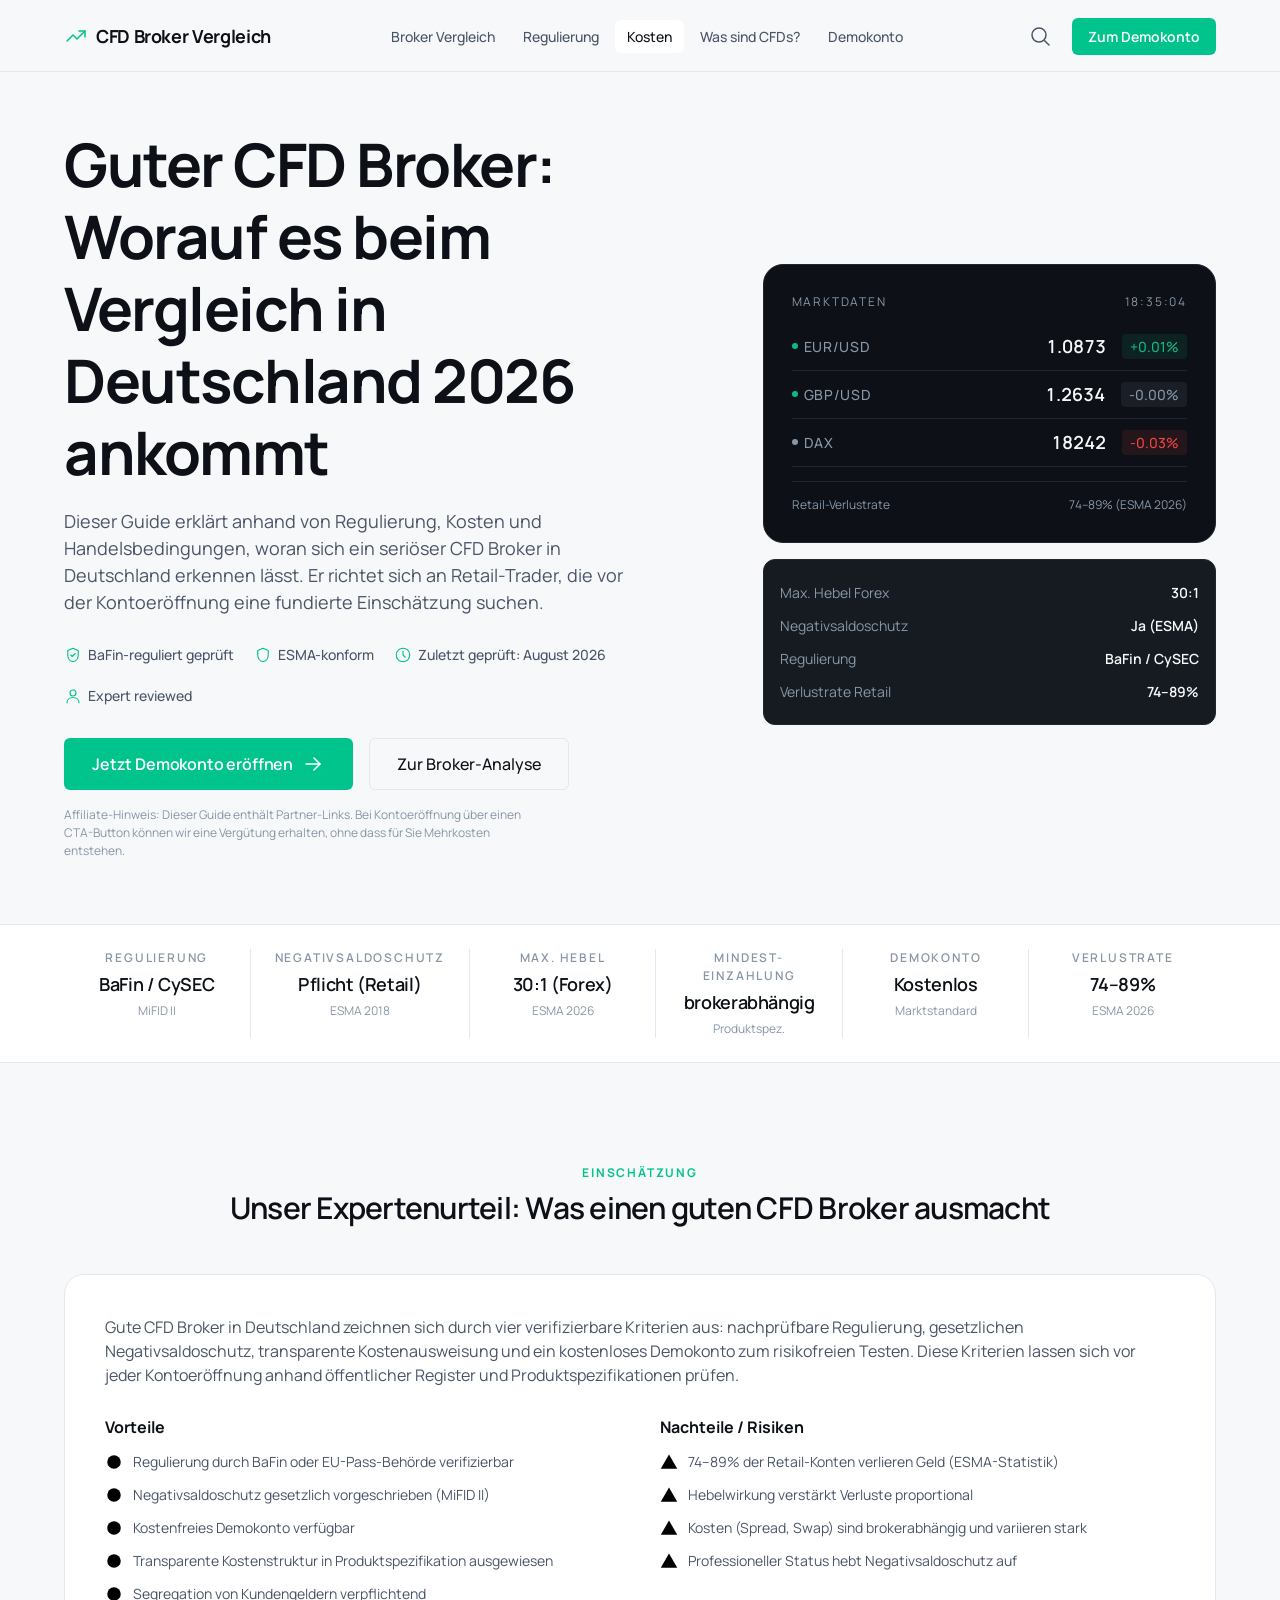
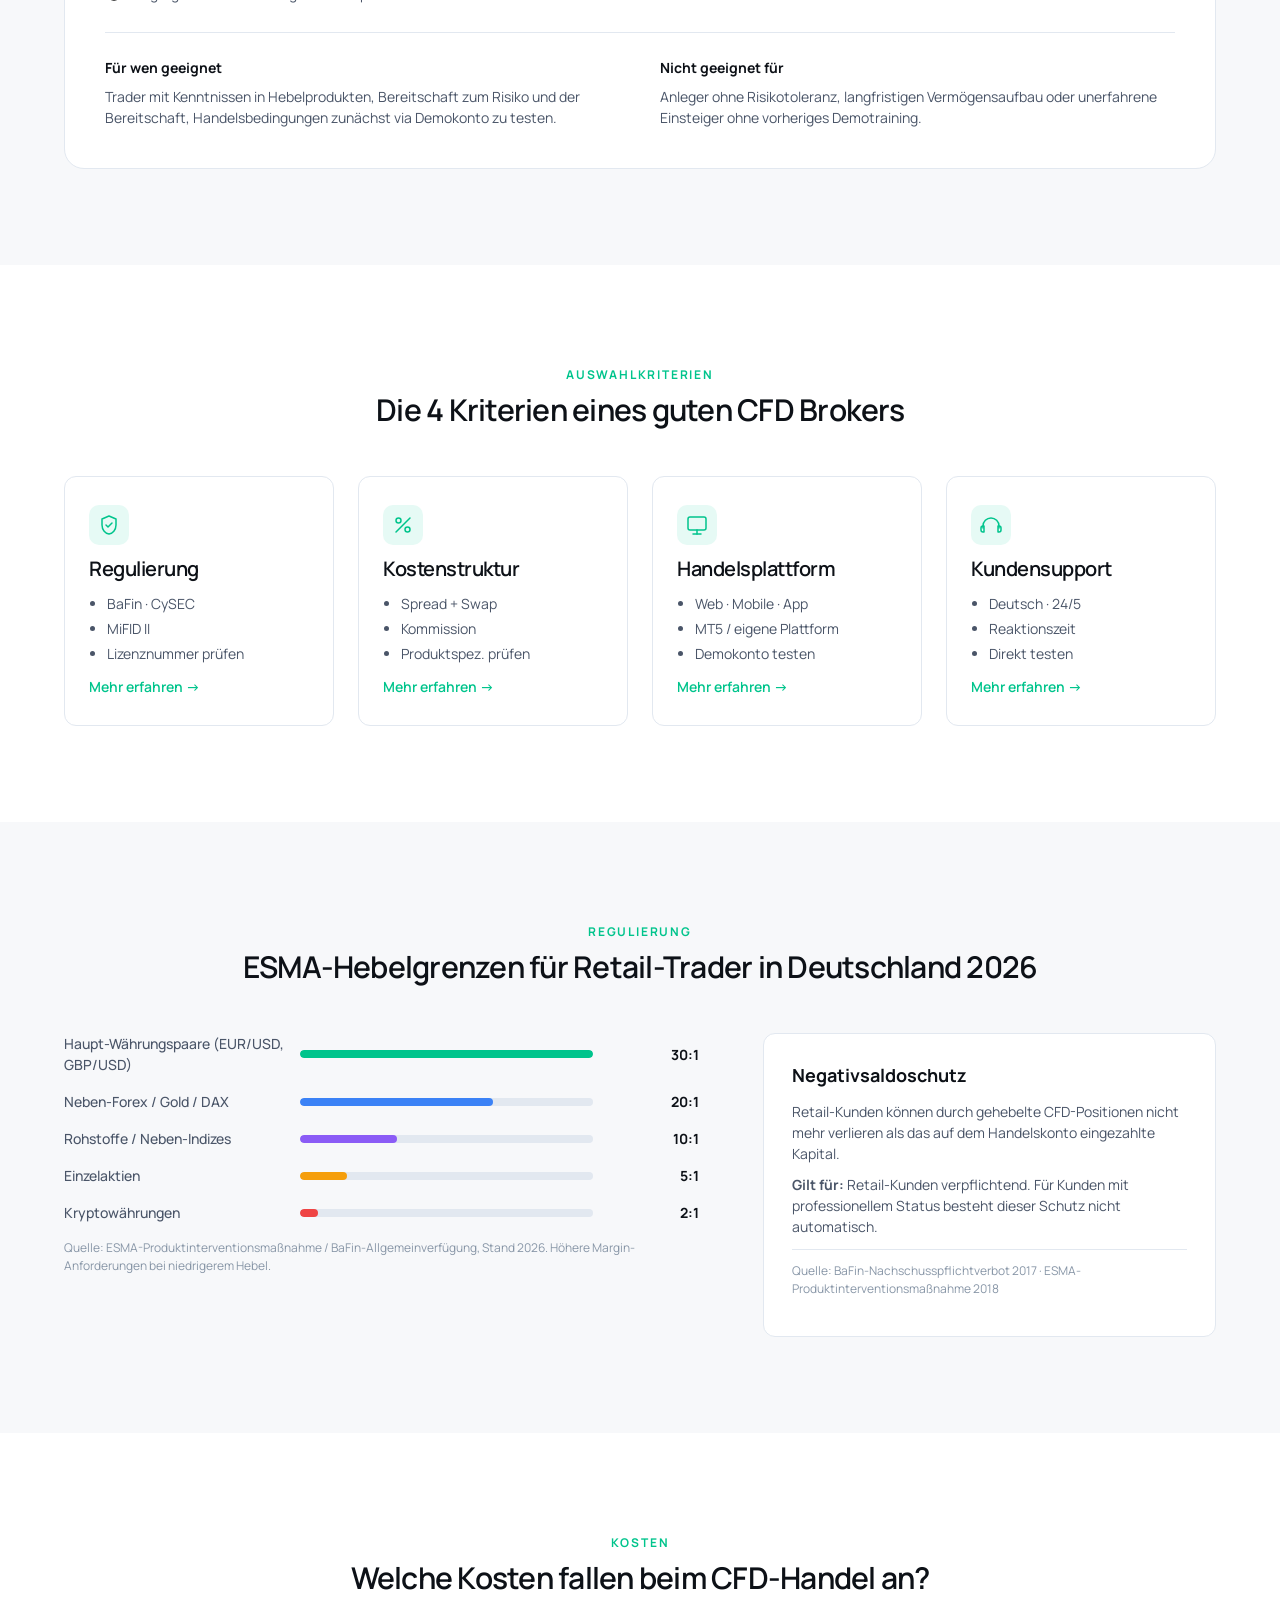
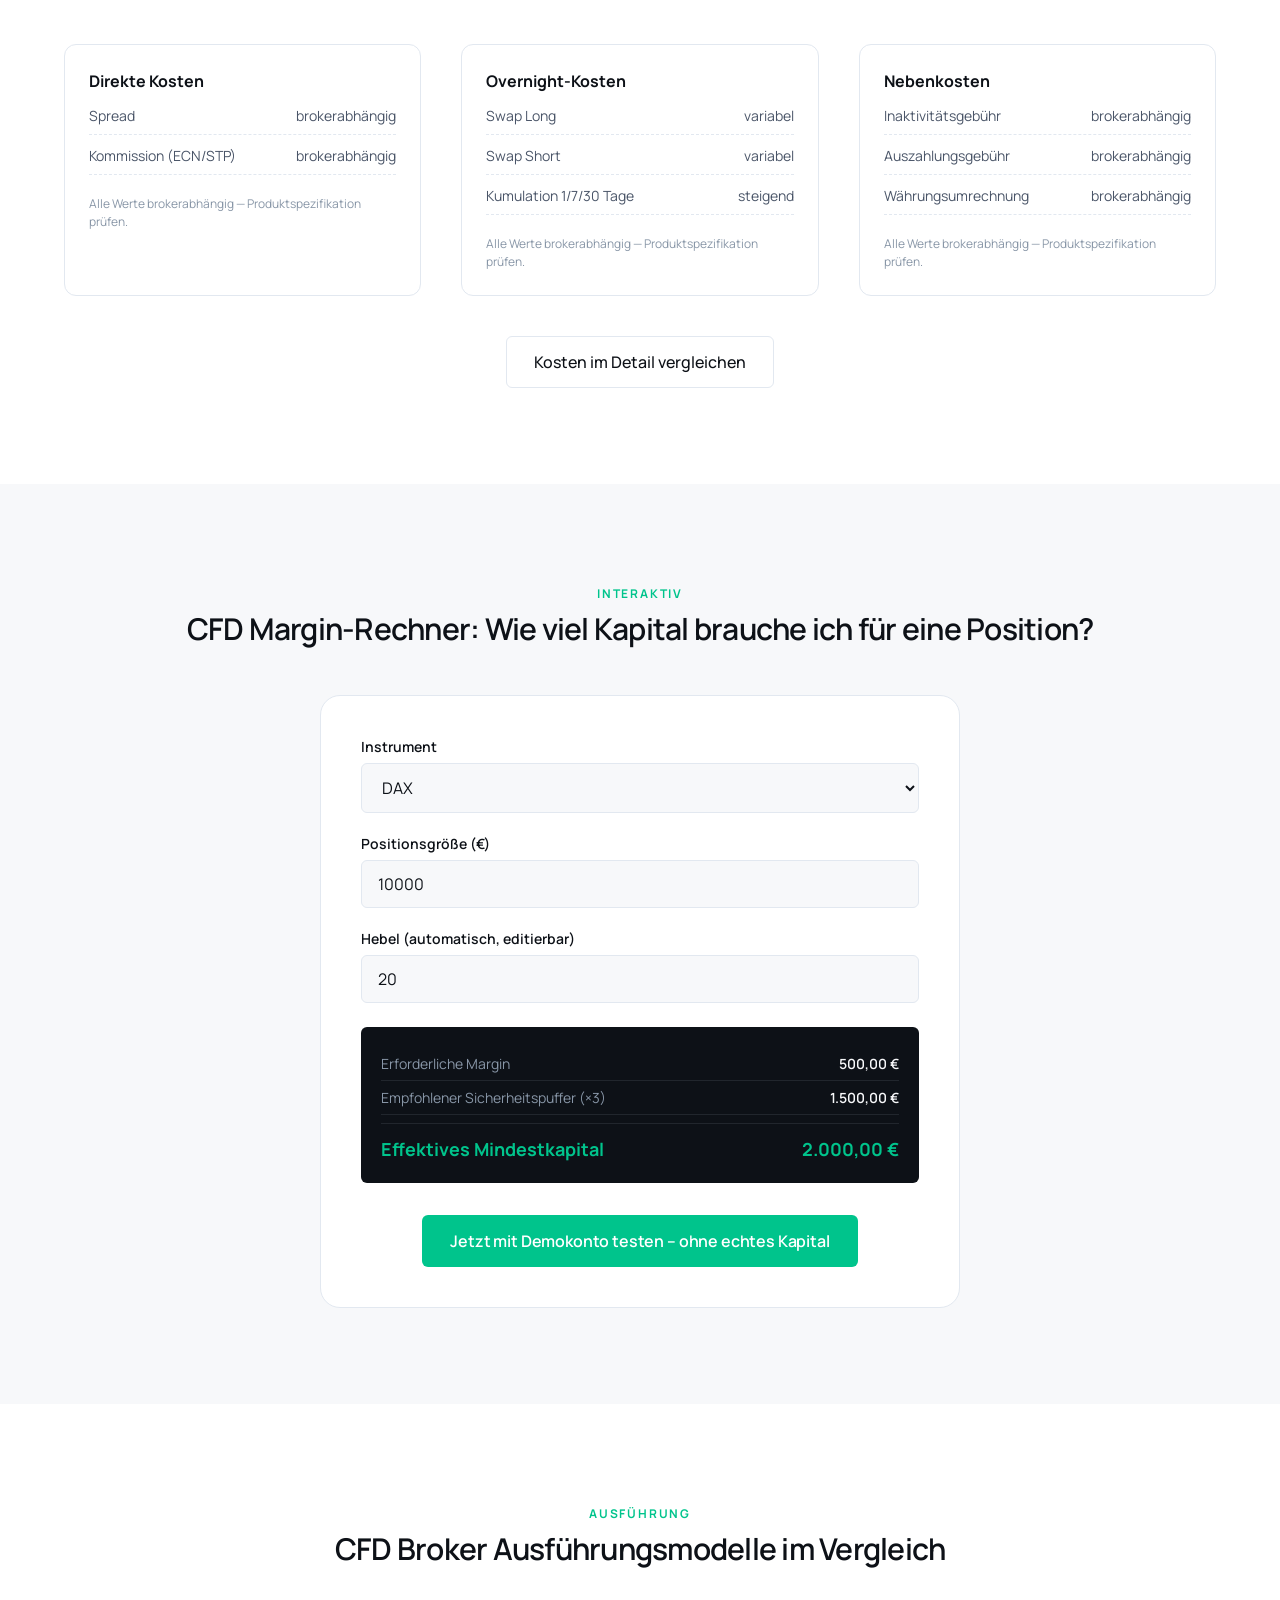
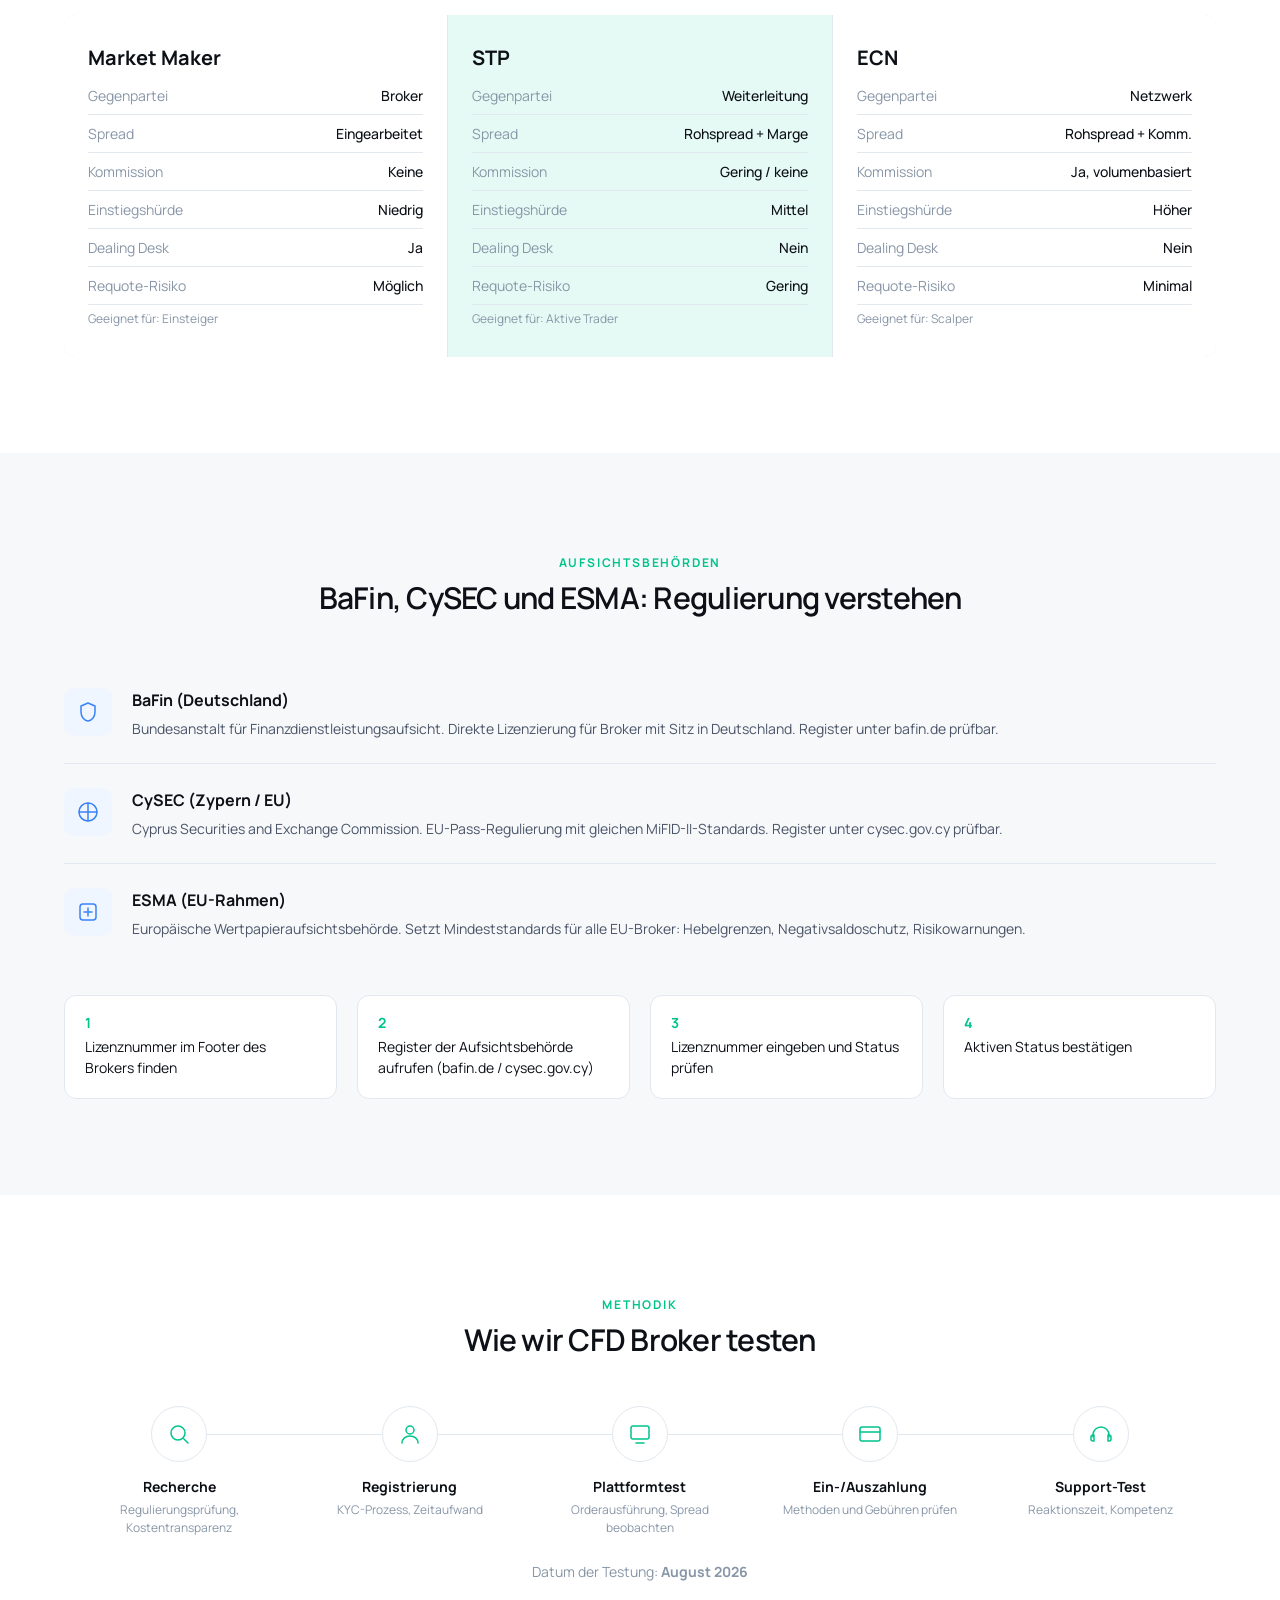
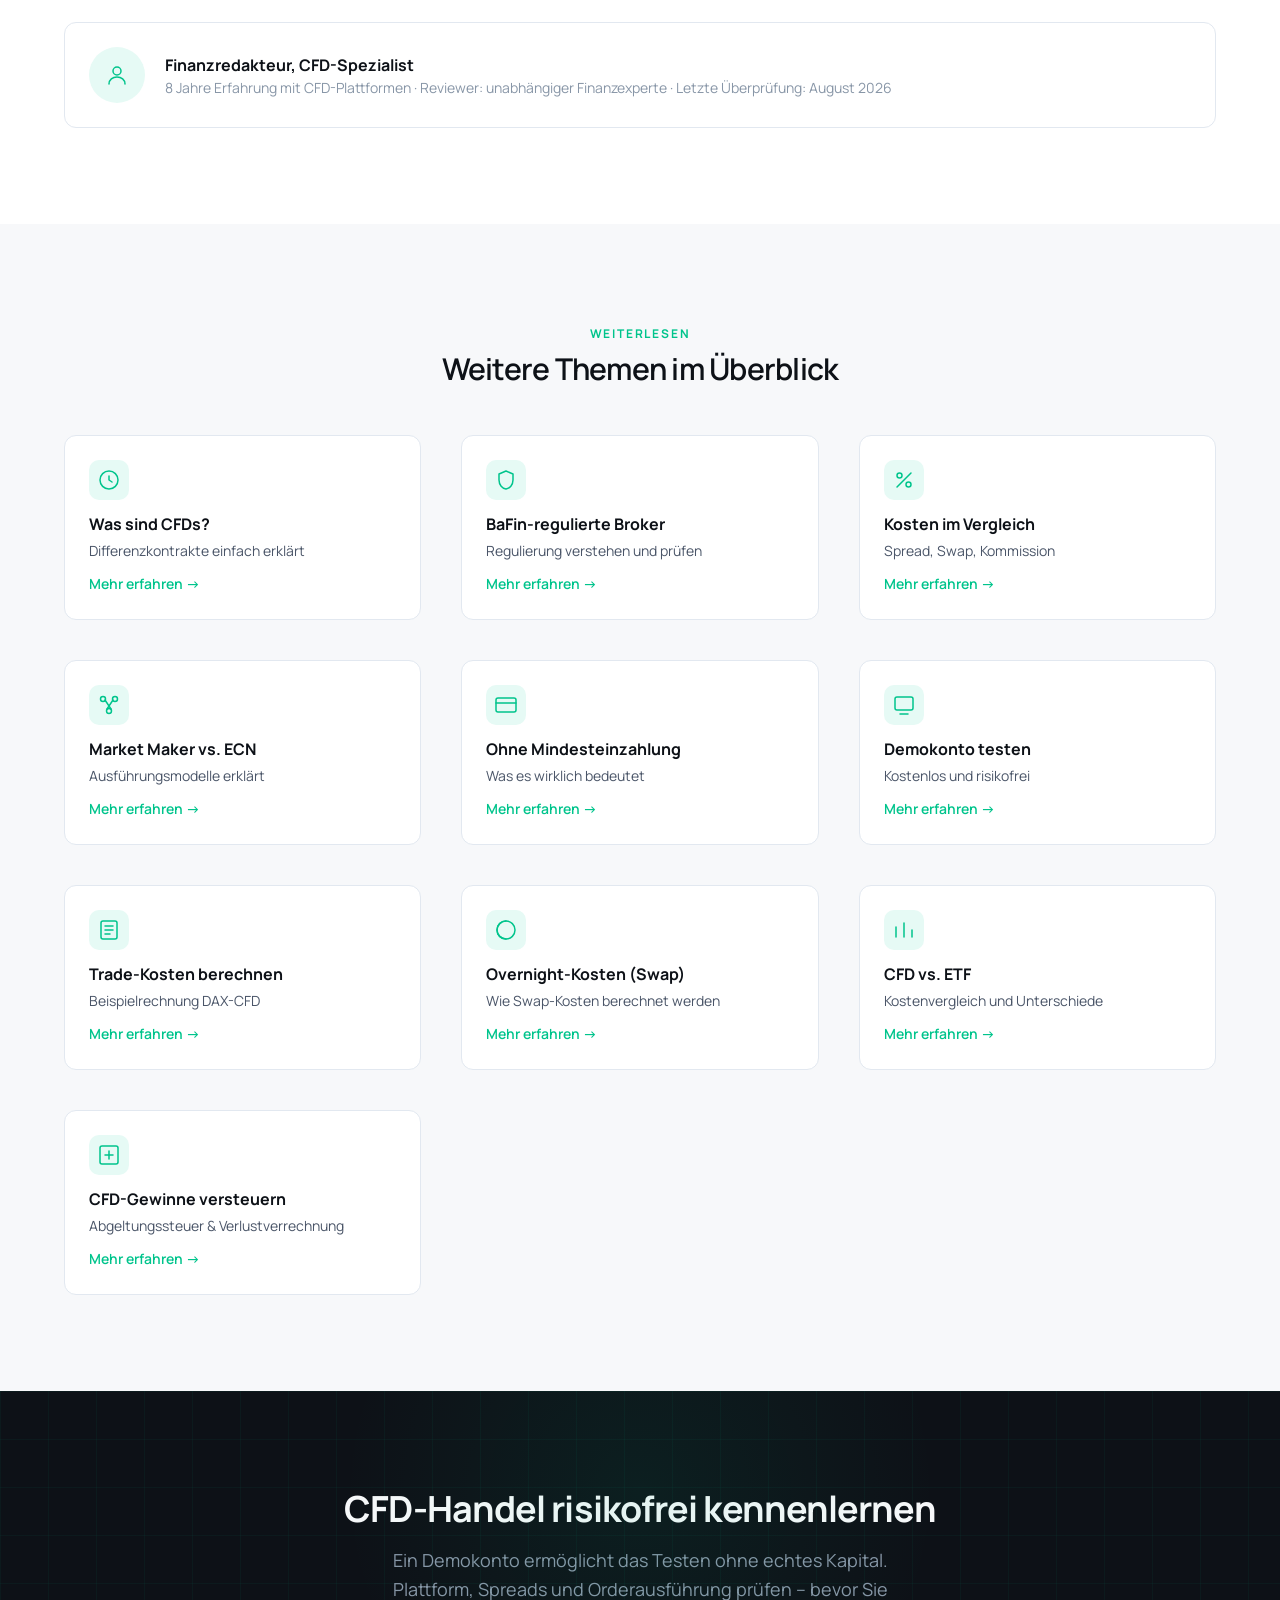
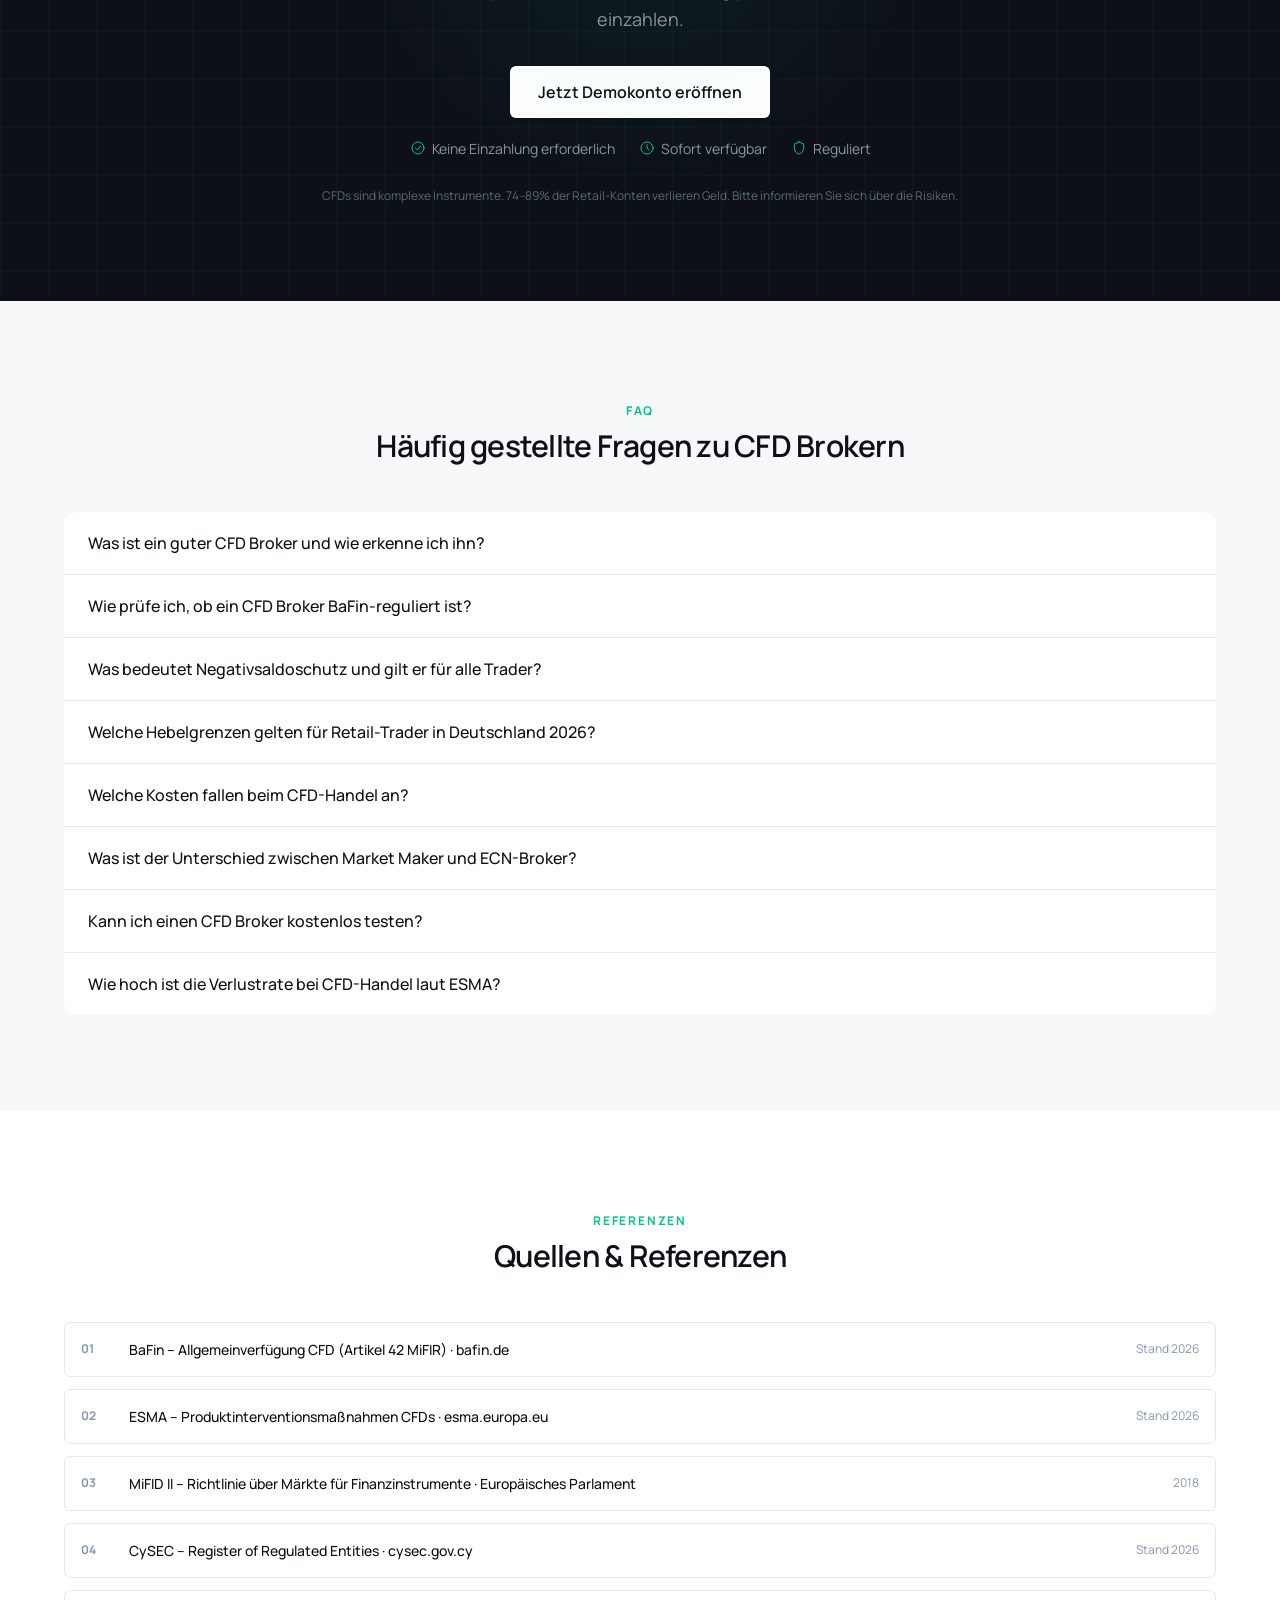
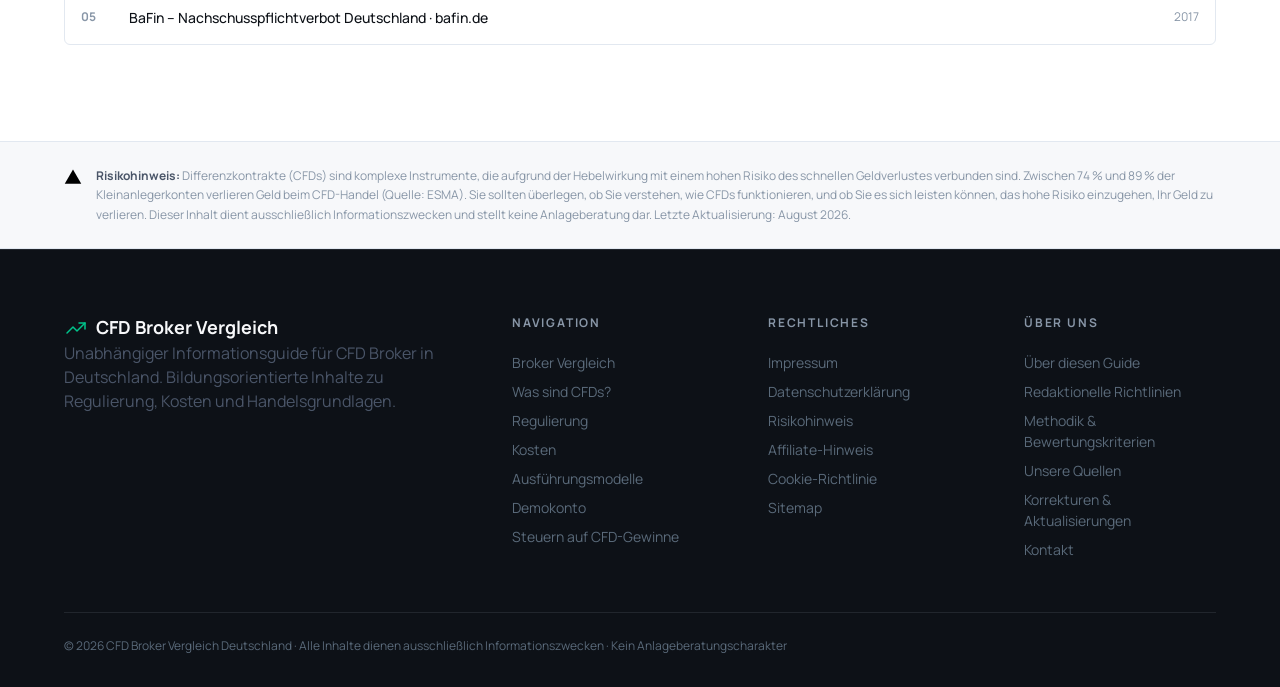
<file: index.html>
<!DOCTYPE html>
<html lang="de">
<head>
<!-- Google tag (gtag.js) -->
<script async src="https://www.googletagmanager.com/gtag/js?id=G-8XX99W57R1"></script>
<script>
  window.dataLayer = window.dataLayer || [];
  function gtag(){dataLayer.push(arguments);}
  gtag('js', new Date());

  gtag('config', 'G-8XX99W57R1');
</script>
<meta charset="UTF-8">
<meta name="viewport" content="width=device-width, initial-scale=1">
<title>CFD Broker Vergleich Deutschland 2026 – Regulierung, Kosten & Sicherheit</title>
<meta name="description" content="Guter CFD Broker 2026: unabhängiger Vergleich zu BaFin/ESMA-Regulierung, Kosten und Auswahlkriterien für Retail-Trader in Deutschland.">
<link rel="canonical" href="https://guter-cfd-broker.de/">
<link rel="icon" type="image/svg+xml" href="favicon.svg">

<meta property="og:title" content="Guter CFD Broker: Worauf es beim Vergleich in Deutschland 2026 ankommt">
<meta property="og:description" content="Unabhängiger Informationsguide zu BaFin/ESMA-Regulierung, Kosten und Auswahlkriterien für CFD Broker in Deutschland.">
<meta property="og:type" content="website">
<meta property="og:locale" content="de_DE">
<meta property="og:url" content="https://guter-cfd-broker.de/">

<link rel="preconnect" href="https://fonts.googleapis.com">
<link rel="preconnect" href="https://fonts.gstatic.com" crossorigin>
<link rel="stylesheet" href="assets/style.css">

<script type="application/ld+json">
{
  "@context": "https://schema.org",
  "@type": "Organization",
  "name": "CFD Broker Vergleich Deutschland",
  "url": "https://guter-cfd-broker.de/",
  "description": "Unabhängiger Informationsguide für CFD Broker in Deutschland. Bildungsorientierte Inhalte zu Regulierung, Kosten und Handelsgrundlagen.",
  "foundingDate": "2026",
  "areaServed": "DE",
  "inLanguage": "de"
}
</script>
<script type="application/ld+json">
{
  "@context": "https://schema.org",
  "@type": "WebPage",
  "name": "Guter CFD Broker – Vergleich Deutschland 2026",
  "url": "https://guter-cfd-broker.de/",
  "description": "Guter CFD Broker 2026: unabhängiger Vergleich zu BaFin/ESMA-Regulierung, Kosten und Auswahlkriterien für Retail-Trader in Deutschland.",
  "inLanguage": "de",
  "datePublished": "2026-01-01",
  "dateModified": "2026-08-28",
  "author": {
    "@type": "Organization",
    "name": "CFD Broker Vergleich Deutschland"
  }
}
</script>
<script type="application/ld+json">
{
  "@context": "https://schema.org",
  "@type": "FAQPage",
  "mainEntity": [
    {
      "@type": "Question",
      "name": "Was ist ein guter CFD Broker und wie erkenne ich ihn?",
      "acceptedAnswer": { "@type": "Answer", "text": "Ein guter CFD Broker verfügt über eine nachprüfbare Regulierung durch BaFin oder eine EU-Pass-Behörde wie CySEC, bietet gesetzlichen Negativsaldoschutz nach MiFID II, stellt ein kostenloses Demokonto zur Verfügung und weist alle Kosten (Spread, Kommission, Swap) transparent in der Produktspezifikation aus. Kundengelder müssen getrennt vom Firmenvermögen verwahrt werden (Segregation)." }
    },
    {
      "@type": "Question",
      "name": "Wie prüfe ich, ob ein CFD Broker BaFin-reguliert ist?",
      "acceptedAnswer": { "@type": "Answer", "text": "Die Lizenznummer steht meist im Footer der Broker-Website oder in den rechtlichen Dokumenten. Diese Nummer kann direkt im öffentlichen Unternehmensregister auf bafin.de eingegeben werden. Dort lässt sich der aktive Zulassungsstatus einsehen. Bei EU-Pass-Brokern erfolgt die Prüfung analog im Register der Herkunftsbehörde, z. B. cysec.gov.cy." }
    },
    {
      "@type": "Question",
      "name": "Was bedeutet Negativsaldoschutz und gilt er für alle Trader?",
      "acceptedAnswer": { "@type": "Answer", "text": "Negativsaldoschutz bedeutet, dass ein Retail-Kunde nicht mehr verlieren kann als das eingezahlte Kapital auf seinem Handelskonto. Er ist seit der ESMA-Produktinterventionsmaßnahme 2018 und dem deutschen Nachschusspflichtverbot von 2017 für Retail-Kunden verpflichtend. Für Kunden mit professionellem Status gilt dieser Schutz nicht automatisch." }
    },
    {
      "@type": "Question",
      "name": "Welche Hebelgrenzen gelten für Retail-Trader in Deutschland 2026?",
      "acceptedAnswer": { "@type": "Answer", "text": "Nach ESMA-Vorgaben und BaFin-Allgemeinverfügung gilt für Haupt-Währungspaare ein maximaler Hebel von 30:1, für Neben-Währungspaare, Gold und Hauptindizes 20:1, für sonstige Rohstoffe und Neben-Indizes 10:1, für Einzelaktien 5:1 und für Kryptowährungen 2:1. Höhere Hebel sind nur für Kunden mit professionellem Status möglich." }
    },
    {
      "@type": "Question",
      "name": "Welche Kosten fallen beim CFD-Handel an?",
      "acceptedAnswer": { "@type": "Answer", "text": "Zu den direkten Kosten zählen Spread und ggf. Kommission (bei ECN/STP-Modellen). Bei über Nacht gehaltenen Positionen fallen zusätzlich Swap- bzw. Overnight-Kosten an, die je nach Long- oder Short-Position unterschiedlich ausfallen. Hinzu können brokerabhängige Nebenkosten wie Inaktivitätsgebühren, Auszahlungsgebühren oder Währungsumrechnungskosten kommen." }
    },
    {
      "@type": "Question",
      "name": "Was ist der Unterschied zwischen Market Maker und ECN-Broker?",
      "acceptedAnswer": { "@type": "Answer", "text": "Ein Market Maker tritt selbst als Gegenpartei auf und arbeitet den Spread in den Kurs ein, meist ohne separate Kommission. Ein ECN-Broker leitet Orders in ein Netzwerk weiter, berechnet dafür einen Rohspread plus volumenbasierte Kommission und hat in der Regel kein Dealing Desk. STP-Broker liegen dazwischen: Weiterleitung an Liquiditätsanbieter mit Marge auf den Rohspread." }
    },
    {
      "@type": "Question",
      "name": "Kann ich einen CFD Broker kostenlos testen?",
      "acceptedAnswer": { "@type": "Answer", "text": "Ja, seriöse CFD Broker bieten in der Regel ein kostenloses Demokonto mit virtuellem Kapital an. Damit lassen sich Handelsplattform, Orderausführung und Spreads unter realen Marktbedingungen prüfen, ohne echtes Kapital einzusetzen. Ein Demokonto ersetzt jedoch keine eigene Risikoprüfung vor dem Handel mit echtem Geld." }
    },
    {
      "@type": "Question",
      "name": "Wie hoch ist die Verlustrate bei CFD-Handel laut ESMA?",
      "acceptedAnswer": { "@type": "Answer", "text": "Laut ESMA-Statistiken verlieren zwischen 74 % und 89 % der Retail-CFD-Konten Geld. Diese Quote wird von Brokern in ihren Pflichtangaben veröffentlicht und variiert je nach Anbieter, etwa zwischen rund 74 % und über 89 %. Die Hebelwirkung ist der wesentliche Faktor, der Verluste proportional verstärkt." }
    }
  ]
}
</script>
</head>
<body>

<header class="site-header" id="site-header">
  <div class="container header-inner">
    <a href="#top" class="site-logo" aria-label="Startseite">
      <svg class="icon" viewBox="0 0 24 24" aria-hidden="true"><path d="M3 17l6-6 4 4 8-8"/><path d="M15 7h6v6"/></svg>
      CFD Broker Vergleich
    </a>
    <nav class="main-nav" aria-label="Hauptnavigation">
      <a href="#vergleich">Broker Vergleich</a>
      <a href="#regulierung">Regulierung</a>
      <a href="#kosten">Kosten</a>
      <a href="/was-sind-cfds">Was sind CFDs?</a>
      <a href="/cfd-demokonto-broker-testen">Demokonto</a>
    </nav>
    <div class="header-actions">
      <button class="icon-btn" aria-label="Suche öffnen">
        <svg class="icon" viewBox="0 0 24 24" aria-hidden="true"><circle cx="11" cy="11" r="7"/><path d="M21 21l-4.3-4.3"/></svg>
      </button>
      <a class="btn-header" href="https://libertex.com/de/" rel="sponsored noopener" target="_blank">Zum Demokonto</a>
    </div>
  </div>
</header>

<main id="top">

<!-- HERO -->
<section class="section hero" aria-labelledby="hero-heading">
  <div class="container hero-grid">
    <div class="fade-in visible">
      <h1 id="hero-heading">Guter CFD Broker: Worauf es beim Vergleich in Deutschland 2026 ankommt</h1>
      <p class="hero-sub">Dieser Guide erklärt anhand von Regulierung, Kosten und Handelsbedingungen, woran sich ein seriöser CFD Broker in Deutschland erkennen lässt. Er richtet sich an Retail-Trader, die vor der Kontoeröffnung eine fundierte Einschätzung suchen.</p>
      <div class="trust-bar" role="list">
        <span class="trust-badge" role="listitem"><svg class="icon" viewBox="0 0 24 24" aria-hidden="true"><path d="M12 3l7 3v6c0 5-3.4 8.4-7 9-3.6-.6-7-4-7-9V6l7-3z"/><path d="M9 12l2 2 4-4"/></svg>BaFin-reguliert geprüft</span>
        <span class="trust-badge" role="listitem"><svg class="icon" viewBox="0 0 24 24" aria-hidden="true"><path d="M12 3l7 3v6c0 5-3.4 8.4-7 9-3.6-.6-7-4-7-9V6l7-3z"/></svg>ESMA-konform</span>
        <span class="trust-badge" role="listitem"><svg class="icon" viewBox="0 0 24 24" aria-hidden="true"><circle cx="12" cy="12" r="9"/><path d="M12 7v5l3 3"/></svg>Zuletzt geprüft: August 2026</span>
        <span class="trust-badge" role="listitem"><svg class="icon" viewBox="0 0 24 24" aria-hidden="true"><circle cx="12" cy="8" r="4"/><path d="M4 21c0-4.4 3.6-7 8-7s8 2.6 8 7"/></svg>Expert reviewed</span>
      </div>
      <div class="hero-ctas">
        <a class="btn-primary" href="https://libertex.com/de/" rel="sponsored noopener" target="_blank">
          Jetzt Demokonto eröffnen
          <svg class="icon" viewBox="0 0 24 24" width="18" height="18" aria-hidden="true"><path d="M5 12h14"/><path d="M13 6l6 6-6 6"/></svg>
        </a>
        <a class="btn-secondary" href="#vergleich">Zur Broker-Analyse</a>
      </div>
      <p class="affiliate-disclosure">Affiliate-Hinweis: Dieser Guide enthält Partner-Links. Bei Kontoeröffnung über einen CTA-Button können wir eine Vergütung erhalten, ohne dass für Sie Mehrkosten entstehen.</p>
    </div>

    <div class="fade-in visible">
      <div class="ticker-card" role="region" aria-labelledby="ticker-heading">
        <div class="ticker-head">
          <span id="ticker-heading">Marktdaten</span>
          <span id="ticker-clock">--:--:--</span>
        </div>
        <div class="ticker-row" id="row-eurusd">
          <span class="ticker-pair"><span class="live-dot" aria-hidden="true"></span>EUR/USD</span>
          <span class="ticker-price" id="price-eurusd">1.0872</span>
          <span class="ticker-change up" id="change-eurusd">+0.00%</span>
        </div>
        <div class="ticker-row" id="row-gbpusd">
          <span class="ticker-pair"><span class="live-dot" aria-hidden="true"></span>GBP/USD</span>
          <span class="ticker-price" id="price-gbpusd">1.2634</span>
          <span class="ticker-change up" id="change-gbpusd">+0.00%</span>
        </div>
        <div class="ticker-row" id="row-dax">
          <span class="ticker-pair"><span class="sim-dot" aria-hidden="true"></span>DAX</span>
          <span class="ticker-price" id="price-dax">18.247</span>
          <span class="ticker-change up" id="change-dax">+0.00%</span>
        </div>
        <div class="ticker-foot">
          <span>Retail-Verlustrate</span>
          <span>74–89% (ESMA 2026)</span>
        </div>
      </div>
      <div class="data-key-card">
        <div class="data-key-row"><span>Max. Hebel Forex</span><strong>30:1</strong></div>
        <div class="data-key-row"><span>Negativsaldoschutz</span><strong>Ja (ESMA)</strong></div>
        <div class="data-key-row"><span>Regulierung</span><strong>BaFin / CySEC</strong></div>
        <div class="data-key-row"><span>Verlustrate Retail</span><strong>74–89%</strong></div>
      </div>
    </div>
  </div>
</section>

<!-- QUICK FACTS -->
<div class="quick-facts" role="region" aria-label="Quick Facts">
  <div class="container">
    <div class="quick-facts-grid">
      <div class="quick-fact-item"><span class="quick-fact-label">Regulierung</span><span class="quick-fact-value">BaFin / CySEC</span><span class="quick-fact-source">MiFID II</span></div>
      <div class="quick-fact-item"><span class="quick-fact-label">Negativsaldoschutz</span><span class="quick-fact-value">Pflicht (Retail)</span><span class="quick-fact-source">ESMA 2018</span></div>
      <div class="quick-fact-item"><span class="quick-fact-label">Max. Hebel</span><span class="quick-fact-value">30:1 (Forex)</span><span class="quick-fact-source">ESMA 2026</span></div>
      <div class="quick-fact-item"><span class="quick-fact-label">Mindest-Einzahlung</span><span class="quick-fact-value">brokerabhängig</span><span class="quick-fact-source">Produktspez.</span></div>
      <div class="quick-fact-item"><span class="quick-fact-label">Demokonto</span><span class="quick-fact-value">Kostenlos</span><span class="quick-fact-source">Marktstandard</span></div>
      <div class="quick-fact-item"><span class="quick-fact-label">Verlustrate</span><span class="quick-fact-value">74–89%</span><span class="quick-fact-source">ESMA 2026</span></div>
    </div>
  </div>
</div>

<!-- EXPERT VERDICT -->
<section class="section" id="vergleich" aria-labelledby="verdict-heading">
  <div class="container">
    <div class="section-title fade-in">
      <span class="eyebrow">Einschätzung</span>
      <h2 id="verdict-heading">Unser Expertenurteil: Was einen guten CFD Broker ausmacht</h2>
    </div>
    <div class="verdict-card fade-in">
      <p>Gute CFD Broker in Deutschland zeichnen sich durch vier verifizierbare Kriterien aus: nachprüfbare Regulierung, gesetzlichen Negativsaldoschutz, transparente Kostenausweisung und ein kostenloses Demokonto zum risikofreien Testen. Diese Kriterien lassen sich vor jeder Kontoeröffnung anhand öffentlicher Register und Produktspezifikationen prüfen.</p>
      <div class="verdict-cols">
        <div>
          <h4 style="margin-bottom:12px;">Vorteile</h4>
          <ul>
            <li><svg class="check-icon" viewBox="0 0 24 24"><circle cx="12" cy="12" r="9"/><path d="M8 12l3 3 5-6"/></svg>Regulierung durch BaFin oder EU-Pass-Behörde verifizierbar</li>
            <li><svg class="check-icon" viewBox="0 0 24 24"><circle cx="12" cy="12" r="9"/><path d="M8 12l3 3 5-6"/></svg>Negativsaldoschutz gesetzlich vorgeschrieben (MiFID II)</li>
            <li><svg class="check-icon" viewBox="0 0 24 24"><circle cx="12" cy="12" r="9"/><path d="M8 12l3 3 5-6"/></svg>Kostenfreies Demokonto verfügbar</li>
            <li><svg class="check-icon" viewBox="0 0 24 24"><circle cx="12" cy="12" r="9"/><path d="M8 12l3 3 5-6"/></svg>Transparente Kostenstruktur in Produktspezifikation ausgewiesen</li>
            <li><svg class="check-icon" viewBox="0 0 24 24"><circle cx="12" cy="12" r="9"/><path d="M8 12l3 3 5-6"/></svg>Segregation von Kundengeldern verpflichtend</li>
          </ul>
        </div>
        <div>
          <h4 style="margin-bottom:12px;">Nachteile / Risiken</h4>
          <ul>
            <li><svg class="warn-icon" viewBox="0 0 24 24"><path d="M12 2L1 21h22L12 2z"/><path d="M12 9v5"/></svg>74–89% der Retail-Konten verlieren Geld (ESMA-Statistik)</li>
            <li><svg class="warn-icon" viewBox="0 0 24 24"><path d="M12 2L1 21h22L12 2z"/><path d="M12 9v5"/></svg>Hebelwirkung verstärkt Verluste proportional</li>
            <li><svg class="warn-icon" viewBox="0 0 24 24"><path d="M12 2L1 21h22L12 2z"/><path d="M12 9v5"/></svg>Kosten (Spread, Swap) sind brokerabhängig und variieren stark</li>
            <li><svg class="warn-icon" viewBox="0 0 24 24"><path d="M12 2L1 21h22L12 2z"/><path d="M12 9v5"/></svg>Professioneller Status hebt Negativsaldoschutz auf</li>
          </ul>
        </div>
      </div>
      <div class="verdict-fit">
        <div>
          <h4>Für wen geeignet</h4>
          <p>Trader mit Kenntnissen in Hebelprodukten, Bereitschaft zum Risiko und der Bereitschaft, Handelsbedingungen zunächst via Demokonto zu testen.</p>
        </div>
        <div>
          <h4>Nicht geeignet für</h4>
          <p>Anleger ohne Risikotoleranz, langfristigen Vermögensaufbau oder unerfahrene Einsteiger ohne vorheriges Demotraining.</p>
        </div>
      </div>
    </div>
  </div>
</section>

<!-- 4 KRITERIEN -->
<section class="section section-alt" aria-labelledby="kriterien-heading">
  <div class="container">
    <div class="section-title fade-in">
      <span class="eyebrow">Auswahlkriterien</span>
      <h2 id="kriterien-heading">Die 4 Kriterien eines guten CFD Brokers</h2>
    </div>
    <div class="grid-4">
      <div class="card-criterion fade-in">
        <div class="card-icon"><svg class="icon" viewBox="0 0 24 24"><path d="M12 3l7 3v6c0 5-3.4 8.4-7 9-3.6-.6-7-4-7-9V6l7-3z"/><path d="M9 12l2 2 4-4"/></svg></div>
        <h3>Regulierung</h3>
        <ul><li>BaFin · CySEC</li><li>MiFID II</li><li>Lizenznummer prüfen</li></ul>
        <a class="criterion-link" href="#regulierung">Mehr erfahren →</a>
      </div>
      <div class="card-criterion fade-in">
        <div class="card-icon"><svg class="icon" viewBox="0 0 24 24"><path d="M19 5L5 19"/><circle cx="7.5" cy="7.5" r="2.5"/><circle cx="16.5" cy="16.5" r="2.5"/></svg></div>
        <h3>Kostenstruktur</h3>
        <ul><li>Spread + Swap</li><li>Kommission</li><li>Produktspez. prüfen</li></ul>
        <a class="criterion-link" href="#kosten">Mehr erfahren →</a>
      </div>
      <div class="card-criterion fade-in">
        <div class="card-icon"><svg class="icon" viewBox="0 0 24 24"><rect x="3" y="4" width="18" height="13" rx="2"/><path d="M8 21h8"/><path d="M12 17v4"/></svg></div>
        <h3>Handelsplattform</h3>
        <ul><li>Web · Mobile · App</li><li>MT5 / eigene Plattform</li><li>Demokonto testen</li></ul>
        <a class="criterion-link" href="/cfd-demokonto-broker-testen">Mehr erfahren →</a>
      </div>
      <div class="card-criterion fade-in">
        <div class="card-icon"><svg class="icon" viewBox="0 0 24 24"><path d="M4 15v-2a8 8 0 0116 0v2"/><path d="M2 15a2 2 0 012-2h1v6H4a2 2 0 01-2-2v-2z"/><path d="M22 15a2 2 0 00-2-2h-1v6h1a2 2 0 002-2v-2z"/></svg></div>
        <h3>Kundensupport</h3>
        <ul><li>Deutsch · 24/5</li><li>Reaktionszeit</li><li>Direkt testen</li></ul>
        <a class="criterion-link" href="#eeat">Mehr erfahren →</a>
      </div>
    </div>
  </div>
</section>

<!-- ESMA HEBEL -->
<section class="section" id="regulierung" aria-labelledby="hebel-heading">
  <div class="container">
    <div class="section-title fade-in">
      <span class="eyebrow">Regulierung</span>
      <h2 id="hebel-heading">ESMA-Hebelgrenzen für Retail-Trader in Deutschland 2026</h2>
    </div>
    <div class="hebel-wrap">
      <div class="fade-in">
        <div class="hebel-bar-wrap">
          <div class="hebel-row">
            <span class="hebel-label">Haupt-Währungspaare (EUR/USD, GBP/USD)</span>
            <div class="hebel-bar-track"><div class="hebel-bar-fill" data-level="30" style="background:#00C48C;"></div></div>
            <span class="hebel-value">30:1</span>
          </div>
          <div class="hebel-row">
            <span class="hebel-label">Neben-Forex / Gold / DAX</span>
            <div class="hebel-bar-track"><div class="hebel-bar-fill" data-level="20" style="background:#3B82F6;"></div></div>
            <span class="hebel-value">20:1</span>
          </div>
          <div class="hebel-row">
            <span class="hebel-label">Rohstoffe / Neben-Indizes</span>
            <div class="hebel-bar-track"><div class="hebel-bar-fill" data-level="10" style="background:#8B5CF6;"></div></div>
            <span class="hebel-value">10:1</span>
          </div>
          <div class="hebel-row">
            <span class="hebel-label">Einzelaktien</span>
            <div class="hebel-bar-track"><div class="hebel-bar-fill" data-level="5" style="background:#F59E0B;"></div></div>
            <span class="hebel-value">5:1</span>
          </div>
          <div class="hebel-row">
            <span class="hebel-label">Kryptowährungen</span>
            <div class="hebel-bar-track"><div class="hebel-bar-fill" data-level="2" style="background:#EF4444;"></div></div>
            <span class="hebel-value">2:1</span>
          </div>
        </div>
        <p class="hebel-source">Quelle: ESMA-Produktinterventionsmaßnahme / BaFin-Allgemeinverfügung, Stand 2026. Höhere Margin-Anforderungen bei niedrigerem Hebel.</p>
      </div>
      <div class="neg-card fade-in">
        <h4>Negativsaldoschutz</h4>
        <p>Retail-Kunden können durch gehebelte CFD-Positionen nicht mehr verlieren als das auf dem Handelskonto eingezahlte Kapital.</p>
        <p><strong>Gilt für:</strong> Retail-Kunden verpflichtend. Für Kunden mit professionellem Status besteht dieser Schutz nicht automatisch.</p>
        <p class="src">Quelle: BaFin-Nachschusspflichtverbot 2017 · ESMA-Produktinterventionsmaßnahme 2018</p>
      </div>
    </div>
  </div>
</section>

<!-- KOSTEN -->
<section class="section section-alt" id="kosten" aria-labelledby="kosten-heading">
  <div class="container">
    <div class="section-title fade-in">
      <span class="eyebrow">Kosten</span>
      <h2 id="kosten-heading">Welche Kosten fallen beim CFD-Handel an?</h2>
    </div>
    <div class="grid-3">
      <div class="kosten-col fade-in">
        <h4>Direkte Kosten</h4>
        <ul>
          <li><span>Spread</span><span>brokerabhängig</span></li>
          <li><span>Kommission (ECN/STP)</span><span>brokerabhängig</span></li>
        </ul>
        <p class="kosten-note">Alle Werte brokerabhängig — Produktspezifikation prüfen.</p>
      </div>
      <div class="kosten-col fade-in">
        <h4>Overnight-Kosten</h4>
        <ul>
          <li><span>Swap Long</span><span>variabel</span></li>
          <li><span>Swap Short</span><span>variabel</span></li>
          <li><span>Kumulation 1/7/30 Tage</span><span>steigend</span></li>
        </ul>
        <p class="kosten-note">Alle Werte brokerabhängig — Produktspezifikation prüfen.</p>
      </div>
      <div class="kosten-col fade-in">
        <h4>Nebenkosten</h4>
        <ul>
          <li><span>Inaktivitätsgebühr</span><span>brokerabhängig</span></li>
          <li><span>Auszahlungsgebühr</span><span>brokerabhängig</span></li>
          <li><span>Währungsumrechnung</span><span>brokerabhängig</span></li>
        </ul>
        <p class="kosten-note">Alle Werte brokerabhängig — Produktspezifikation prüfen.</p>
      </div>
    </div>
    <div class="kosten-cta fade-in">
      <a class="btn-secondary" href="#rechner">Kosten im Detail vergleichen</a>
    </div>
  </div>
</section>

<!-- CALCULATOR -->
<section class="section" id="rechner" aria-labelledby="calc-heading">
  <div class="container">
    <div class="section-title fade-in">
      <span class="eyebrow">Interaktiv</span>
      <h2 id="calc-heading">CFD Margin-Rechner: Wie viel Kapital brauche ich für eine Position?</h2>
    </div>
    <div class="calc-wrapper fade-in">
      <div class="calc-field">
        <label class="calc-label" for="instrument">Instrument</label>
        <select class="calc-select" id="instrument">
          <option value="DAX">DAX</option>
          <option value="EUR/USD">EUR/USD</option>
          <option value="Gold">Gold</option>
          <option value="Bitcoin">Bitcoin</option>
          <option value="Einzelaktie">Einzelaktie</option>
        </select>
      </div>
      <div class="calc-field">
        <label class="calc-label" for="position">Positionsgröße (€)</label>
        <input class="calc-input" type="number" id="position" value="10000" min="0" step="100">
      </div>
      <div class="calc-field">
        <label class="calc-label" for="hebel">Hebel (automatisch, editierbar)</label>
        <input class="calc-input" type="number" id="hebel" value="20" min="1" max="30" step="1">
      </div>
      <div class="calc-result">
        <div class="calc-result-row"><span>Erforderliche Margin</span><span id="res-margin">– €</span></div>
        <div class="calc-result-row"><span>Empfohlener Sicherheitspuffer (×3)</span><span id="res-puffer">– €</span></div>
        <div class="calc-result-total"><span>Effektives Mindestkapital</span><span id="res-total">– €</span></div>
      </div>
      <div class="calc-cta">
        <a class="btn-primary" href="https://libertex.com/de/" rel="sponsored noopener" target="_blank">Jetzt mit Demokonto testen – ohne echtes Kapital</a>
      </div>
    </div>
  </div>
</section>

<!-- COMPARE MM/STP/ECN -->
<section class="section section-alt" aria-labelledby="compare-heading">
  <div class="container">
    <div class="section-title fade-in">
      <span class="eyebrow">Ausführung</span>
      <h2 id="compare-heading">CFD Broker Ausführungsmodelle im Vergleich</h2>
    </div>
    <div class="compare-cards fade-in">
      <div class="compare-card">
        <div class="compare-card-title">Market Maker</div>
        <div class="compare-row"><span class="compare-row-label">Gegenpartei</span><span class="compare-row-value">Broker</span></div>
        <div class="compare-row"><span class="compare-row-label">Spread</span><span class="compare-row-value">Eingearbeitet</span></div>
        <div class="compare-row"><span class="compare-row-label">Kommission</span><span class="compare-row-value">Keine</span></div>
        <div class="compare-row"><span class="compare-row-label">Einstiegshürde</span><span class="compare-row-value">Niedrig</span></div>
        <div class="compare-row"><span class="compare-row-label">Dealing Desk</span><span class="compare-row-value">Ja</span></div>
        <div class="compare-row"><span class="compare-row-label">Requote-Risiko</span><span class="compare-row-value">Möglich</span></div>
        <span class="badge compare-badge" style="font-size:var(--text-xs);color:var(--color-text-muted);">Geeignet für: Einsteiger</span>
      </div>
      <div class="compare-card featured">
        <div class="compare-card-title">STP</div>
        <div class="compare-row"><span class="compare-row-label">Gegenpartei</span><span class="compare-row-value">Weiterleitung</span></div>
        <div class="compare-row"><span class="compare-row-label">Spread</span><span class="compare-row-value">Rohspread + Marge</span></div>
        <div class="compare-row"><span class="compare-row-label">Kommission</span><span class="compare-row-value">Gering / keine</span></div>
        <div class="compare-row"><span class="compare-row-label">Einstiegshürde</span><span class="compare-row-value">Mittel</span></div>
        <div class="compare-row"><span class="compare-row-label">Dealing Desk</span><span class="compare-row-value">Nein</span></div>
        <div class="compare-row"><span class="compare-row-label">Requote-Risiko</span><span class="compare-row-value">Gering</span></div>
        <span class="badge compare-badge" style="font-size:var(--text-xs);color:var(--color-text-muted);">Geeignet für: Aktive Trader</span>
      </div>
      <div class="compare-card">
        <div class="compare-card-title">ECN</div>
        <div class="compare-row"><span class="compare-row-label">Gegenpartei</span><span class="compare-row-value">Netzwerk</span></div>
        <div class="compare-row"><span class="compare-row-label">Spread</span><span class="compare-row-value">Rohspread + Komm.</span></div>
        <div class="compare-row"><span class="compare-row-label">Kommission</span><span class="compare-row-value">Ja, volumenbasiert</span></div>
        <div class="compare-row"><span class="compare-row-label">Einstiegshürde</span><span class="compare-row-value">Höher</span></div>
        <div class="compare-row"><span class="compare-row-label">Dealing Desk</span><span class="compare-row-value">Nein</span></div>
        <div class="compare-row"><span class="compare-row-label">Requote-Risiko</span><span class="compare-row-value">Minimal</span></div>
        <span class="badge compare-badge" style="font-size:var(--text-xs);color:var(--color-text-muted);">Geeignet für: Scalper</span>
      </div>
    </div>
  </div>
</section>

<!-- REGULIERUNG DEEP DIVE -->
<section class="section" id="aufsichtsbehoerden" aria-labelledby="reg-deep-heading">
  <div class="container">
    <div class="section-title fade-in">
      <span class="eyebrow">Aufsichtsbehörden</span>
      <h2 id="reg-deep-heading">BaFin, CySEC und ESMA: Regulierung verstehen</h2>
    </div>
    <div class="fade-in">
      <div class="reg-block">
        <div class="reg-icon"><svg class="icon" viewBox="0 0 24 24"><path d="M12 3l7 3v6c0 5-3.4 8.4-7 9-3.6-.6-7-4-7-9V6l7-3z"/></svg></div>
        <div>
          <h4>BaFin (Deutschland)</h4>
          <p>Bundesanstalt für Finanzdienstleistungsaufsicht. Direkte Lizenzierung für Broker mit Sitz in Deutschland. Register unter bafin.de prüfbar.</p>
        </div>
      </div>
      <div class="reg-block">
        <div class="reg-icon"><svg class="icon" viewBox="0 0 24 24"><circle cx="12" cy="12" r="9"/><path d="M12 3v18M3 12h18"/></svg></div>
        <div>
          <h4>CySEC (Zypern / EU)</h4>
          <p>Cyprus Securities and Exchange Commission. EU-Pass-Regulierung mit gleichen MiFID-II-Standards. Register unter cysec.gov.cy prüfbar.</p>
        </div>
      </div>
      <div class="reg-block">
        <div class="reg-icon"><svg class="icon" viewBox="0 0 24 24"><rect x="4" y="4" width="16" height="16" rx="3"/><path d="M8 12h8M12 8v8"/></svg></div>
        <div>
          <h4>ESMA (EU-Rahmen)</h4>
          <p>Europäische Wertpapieraufsichtsbehörde. Setzt Mindeststandards für alle EU-Broker: Hebelgrenzen, Negativsaldoschutz, Risikowarnungen.</p>
        </div>
      </div>
    </div>
    <ol class="reg-steps fade-in">
      <li>Lizenznummer im Footer des Brokers finden</li>
      <li>Register der Aufsichtsbehörde aufrufen (bafin.de / cysec.gov.cy)</li>
      <li>Lizenznummer eingeben und Status prüfen</li>
      <li>Aktiven Status bestätigen</li>
    </ol>
  </div>
</section>

<!-- E-E-A-T -->
<section class="section section-alt" id="eeat" aria-labelledby="eeat-heading">
  <div class="container">
    <div class="section-title fade-in">
      <span class="eyebrow">Methodik</span>
      <h2 id="eeat-heading">Wie wir CFD Broker testen</h2>
    </div>
    <div class="stepper fade-in">
      <div class="stepper-item">
        <div class="stepper-icon"><svg class="icon" viewBox="0 0 24 24"><circle cx="11" cy="11" r="7"/><path d="M21 21l-4.3-4.3"/></svg></div>
        <h4>Recherche</h4>
        <p>Regulierungsprüfung, Kostentransparenz</p>
      </div>
      <div class="stepper-item">
        <div class="stepper-icon"><svg class="icon" viewBox="0 0 24 24"><circle cx="12" cy="8" r="4"/><path d="M4 21c0-4.4 3.6-7 8-7s8 2.6 8 7"/></svg></div>
        <h4>Registrierung</h4>
        <p>KYC-Prozess, Zeitaufwand</p>
      </div>
      <div class="stepper-item">
        <div class="stepper-icon"><svg class="icon" viewBox="0 0 24 24"><rect x="3" y="4" width="18" height="13" rx="2"/><path d="M8 21h8"/></svg></div>
        <h4>Plattformtest</h4>
        <p>Orderausführung, Spread beobachten</p>
      </div>
      <div class="stepper-item">
        <div class="stepper-icon"><svg class="icon" viewBox="0 0 24 24"><rect x="2" y="5" width="20" height="14" rx="2"/><path d="M2 10h20"/></svg></div>
        <h4>Ein-/Auszahlung</h4>
        <p>Methoden und Gebühren prüfen</p>
      </div>
      <div class="stepper-item">
        <div class="stepper-icon"><svg class="icon" viewBox="0 0 24 24"><path d="M4 15v-2a8 8 0 0116 0v2"/><path d="M2 15a2 2 0 012-2h1v6H4a2 2 0 01-2-2v-2z"/><path d="M22 15a2 2 0 00-2-2h-1v6h1a2 2 0 002-2v-2z"/></svg></div>
        <h4>Support-Test</h4>
        <p>Reaktionszeit, Kompetenz</p>
      </div>
    </div>
    <p style="text-align:center;margin-top:24px;font-size:var(--text-sm);color:var(--color-text-muted);">Datum der Testung: <strong>August 2026</strong></p>
    <div class="author-card fade-in">
      <div class="author-avatar"><svg class="icon" viewBox="0 0 24 24"><circle cx="12" cy="8" r="4"/><path d="M4 21c0-4.4 3.6-7 8-7s8 2.6 8 7"/></svg></div>
      <div>
        <strong>Finanzredakteur, CFD-Spezialist</strong>
        <p class="meta">8 Jahre Erfahrung mit CFD-Plattformen · Reviewer: unabhängiger Finanzexperte · Letzte Überprüfung: August 2026</p>
      </div>
    </div>
  </div>
</section>

<!-- RELATED -->
<section class="section" aria-labelledby="related-heading">
  <div class="container">
    <div class="section-title fade-in">
      <span class="eyebrow">Weiterlesen</span>
      <h2 id="related-heading">Weitere Themen im Überblick</h2>
    </div>
    <div class="grid-3 fade-in">
      <a class="card related-card" href="/was-sind-cfds">
        <div class="card-icon"><svg class="icon" viewBox="0 0 24 24"><circle cx="12" cy="12" r="9"/><path d="M12 8v4l3 2"/></svg></div>
        <h4>Was sind CFDs?</h4>
        <p>Differenzkontrakte einfach erklärt</p>
        <span class="related-more">Mehr erfahren →</span>
      </a>
      <a class="card related-card" href="/cfd-broker-regulierung-bafin">
        <div class="card-icon"><svg class="icon" viewBox="0 0 24 24"><path d="M12 3l7 3v6c0 5-3.4 8.4-7 9-3.6-.6-7-4-7-9V6l7-3z"/></svg></div>
        <h4>BaFin-regulierte Broker</h4>
        <p>Regulierung verstehen und prüfen</p>
        <span class="related-more">Mehr erfahren →</span>
      </a>
      <a class="card related-card" href="/cfd-broker-kosten-vergleich">
        <div class="card-icon"><svg class="icon" viewBox="0 0 24 24"><path d="M19 5L5 19"/><circle cx="7.5" cy="7.5" r="2.5"/><circle cx="16.5" cy="16.5" r="2.5"/></svg></div>
        <h4>Kosten im Vergleich</h4>
        <p>Spread, Swap, Kommission</p>
        <span class="related-more">Mehr erfahren →</span>
      </a>
      <a class="card related-card" href="/cfd-broker-ausfuehrungsmodelle">
        <div class="card-icon"><svg class="icon" viewBox="0 0 24 24"><circle cx="6" cy="6" r="2.5"/><circle cx="18" cy="6" r="2.5"/><circle cx="12" cy="18" r="2.5"/><path d="M8 7l6 9M16 7l-6 9"/></svg></div>
        <h4>Market Maker vs. ECN</h4>
        <p>Ausführungsmodelle erklärt</p>
        <span class="related-more">Mehr erfahren →</span>
      </a>
      <a class="card related-card" href="/cfd-broker-ohne-mindesteinzahlung">
        <div class="card-icon"><svg class="icon" viewBox="0 0 24 24"><rect x="2" y="5" width="20" height="14" rx="2"/><path d="M2 10h20"/></svg></div>
        <h4>Ohne Mindesteinzahlung</h4>
        <p>Was es wirklich bedeutet</p>
        <span class="related-more">Mehr erfahren →</span>
      </a>
      <a class="card related-card" href="/cfd-demokonto-broker-testen">
        <div class="card-icon"><svg class="icon" viewBox="0 0 24 24"><rect x="3" y="4" width="18" height="13" rx="2"/><path d="M8 21h8"/></svg></div>
        <h4>Demokonto testen</h4>
        <p>Kostenlos und risikofrei</p>
        <span class="related-more">Mehr erfahren →</span>
      </a>
      <a class="card related-card" href="/cfd-trade-kosten-berechnen">
        <div class="card-icon"><svg class="icon" viewBox="0 0 24 24"><rect x="4" y="3" width="16" height="18" rx="2"/><path d="M8 8h8M8 12h8M8 16h5"/></svg></div>
        <h4>Trade-Kosten berechnen</h4>
        <p>Beispielrechnung DAX-CFD</p>
        <span class="related-more">Mehr erfahren →</span>
      </a>
      <a class="card related-card" href="/cfd-overnight-kosten-swap">
        <div class="card-icon"><svg class="icon" viewBox="0 0 24 24"><circle cx="12" cy="12" r="9"/><path d="M12 3a9 9 0 000 18"/></svg></div>
        <h4>Overnight-Kosten (Swap)</h4>
        <p>Wie Swap-Kosten berechnet werden</p>
        <span class="related-more">Mehr erfahren →</span>
      </a>
      <a class="card related-card" href="/cfd-vs-etf-kostenvergleich">
        <div class="card-icon"><svg class="icon" viewBox="0 0 24 24"><path d="M4 19V9M12 19V5M20 19v-7"/></svg></div>
        <h4>CFD vs. ETF</h4>
        <p>Kostenvergleich und Unterschiede</p>
        <span class="related-more">Mehr erfahren →</span>
      </a>
      <a class="card related-card" href="/cfd-gewinne-versteuern">
        <div class="card-icon"><svg class="icon" viewBox="0 0 24 24"><rect x="3" y="3" width="18" height="18" rx="2"/><path d="M8 12h8M12 8v8"/></svg></div>
        <h4>CFD-Gewinne versteuern</h4>
        <p>Abgeltungssteuer & Verlustverrechnung</p>
        <span class="related-more">Mehr erfahren →</span>
      </a>
    </div>
  </div>
</section>

<!-- CTA DARK -->
<section class="cta-section-dark" aria-labelledby="cta-heading">
  <div class="container cta-inner fade-in">
    <h2 id="cta-heading" class="cta-title-dark">CFD-Handel risikofrei kennenlernen</h2>
    <p class="cta-sub-dark">Ein Demokonto ermöglicht das Testen ohne echtes Kapital. Plattform, Spreads und Orderausführung prüfen – bevor Sie einzahlen.</p>
    <a class="btn-inverse" href="https://libertex.com/de/" rel="sponsored noopener" target="_blank">Jetzt Demokonto eröffnen</a>
    <div class="cta-meta">
      <span class="cta-meta-item"><svg class="icon" viewBox="0 0 24 24"><circle cx="12" cy="12" r="9"/><path d="M8 12l3 3 5-6"/></svg>Keine Einzahlung erforderlich</span>
      <span class="cta-meta-item"><svg class="icon" viewBox="0 0 24 24"><circle cx="12" cy="12" r="9"/><path d="M12 7v5l3 3"/></svg>Sofort verfügbar</span>
      <span class="cta-meta-item"><svg class="icon" viewBox="0 0 24 24"><path d="M12 3l7 3v6c0 5-3.4 8.4-7 9-3.6-.6-7-4-7-9V6l7-3z"/></svg>Reguliert</span>
    </div>
    <p class="cta-disclaimer">CFDs sind komplexe Instrumente. 74–89% der Retail-Konten verlieren Geld. Bitte informieren Sie sich über die Risiken.</p>
  </div>
</section>

<!-- FAQ -->
<section class="section" aria-labelledby="faq-heading">
  <div class="container">
    <div class="section-title fade-in">
      <span class="eyebrow">FAQ</span>
      <h2 id="faq-heading">Häufig gestellte Fragen zu CFD Brokern</h2>
    </div>
    <div class="faq-list fade-in" id="faq-list">
      <div class="faq-item">
        <button class="faq-question" aria-expanded="false">Was ist ein guter CFD Broker und wie erkenne ich ihn?<svg class="faq-icon" viewBox="0 0 24 24"><path d="M12 5v14M5 12h14"/></svg></button>
        <div class="faq-answer"><p>Ein guter CFD Broker verfügt über eine nachprüfbare Regulierung durch BaFin oder eine EU-Pass-Behörde wie CySEC, bietet gesetzlichen Negativsaldoschutz nach MiFID II, stellt ein kostenloses Demokonto zur Verfügung und weist alle Kosten transparent in der Produktspezifikation aus. Kundengelder müssen getrennt vom Firmenvermögen verwahrt werden.</p></div>
      </div>
      <div class="faq-item">
        <button class="faq-question" aria-expanded="false">Wie prüfe ich, ob ein CFD Broker BaFin-reguliert ist?<svg class="faq-icon" viewBox="0 0 24 24"><path d="M12 5v14M5 12h14"/></svg></button>
        <div class="faq-answer"><p>Die Lizenznummer steht meist im Footer der Broker-Website. Diese Nummer kann direkt im öffentlichen Unternehmensregister auf bafin.de eingegeben werden, um den aktiven Zulassungsstatus einzusehen. Bei EU-Pass-Brokern erfolgt die Prüfung analog im Register der Herkunftsbehörde, z. B. cysec.gov.cy.</p></div>
      </div>
      <div class="faq-item">
        <button class="faq-question" aria-expanded="false">Was bedeutet Negativsaldoschutz und gilt er für alle Trader?<svg class="faq-icon" viewBox="0 0 24 24"><path d="M12 5v14M5 12h14"/></svg></button>
        <div class="faq-answer"><p>Negativsaldoschutz bedeutet, dass ein Retail-Kunde nicht mehr verlieren kann als das eingezahlte Kapital. Er ist seit der ESMA-Maßnahme 2018 und dem deutschen Nachschusspflichtverbot von 2017 für Retail-Kunden verpflichtend. Für Kunden mit professionellem Status gilt dieser Schutz nicht automatisch.</p></div>
      </div>
      <div class="faq-item">
        <button class="faq-question" aria-expanded="false">Welche Hebelgrenzen gelten für Retail-Trader in Deutschland 2026?<svg class="faq-icon" viewBox="0 0 24 24"><path d="M12 5v14M5 12h14"/></svg></button>
        <div class="faq-answer"><p>Für Haupt-Währungspaare gilt ein maximaler Hebel von 30:1, für Neben-Währungspaare, Gold und Hauptindizes 20:1, für sonstige Rohstoffe und Neben-Indizes 10:1, für Einzelaktien 5:1 und für Kryptowährungen 2:1. Höhere Hebel sind nur mit professionellem Status möglich.</p></div>
      </div>
      <div class="faq-item">
        <button class="faq-question" aria-expanded="false">Welche Kosten fallen beim CFD-Handel an?<svg class="faq-icon" viewBox="0 0 24 24"><path d="M12 5v14M5 12h14"/></svg></button>
        <div class="faq-answer"><p>Zu den direkten Kosten zählen Spread und ggf. Kommission. Bei über Nacht gehaltenen Positionen fallen Swap-Kosten an, abhängig von Long- oder Short-Position. Hinzu können brokerabhängige Nebenkosten wie Inaktivitäts- oder Auszahlungsgebühren kommen.</p></div>
      </div>
      <div class="faq-item">
        <button class="faq-question" aria-expanded="false">Was ist der Unterschied zwischen Market Maker und ECN-Broker?<svg class="faq-icon" viewBox="0 0 24 24"><path d="M12 5v14M5 12h14"/></svg></button>
        <div class="faq-answer"><p>Ein Market Maker tritt selbst als Gegenpartei auf und arbeitet den Spread ein, meist ohne Kommission. Ein ECN-Broker leitet Orders in ein Netzwerk weiter, berechnet Rohspread plus volumenbasierte Kommission und hat kein Dealing Desk. STP-Broker liegen dazwischen.</p></div>
      </div>
      <div class="faq-item">
        <button class="faq-question" aria-expanded="false">Kann ich einen CFD Broker kostenlos testen?<svg class="faq-icon" viewBox="0 0 24 24"><path d="M12 5v14M5 12h14"/></svg></button>
        <div class="faq-answer"><p>Ja, seriöse CFD Broker bieten in der Regel ein kostenloses Demokonto mit virtuellem Kapital an. Damit lassen sich Handelsplattform, Orderausführung und Spreads unter realen Marktbedingungen prüfen, ohne echtes Kapital einzusetzen.</p></div>
      </div>
      <div class="faq-item">
        <button class="faq-question" aria-expanded="false">Wie hoch ist die Verlustrate bei CFD-Handel laut ESMA?<svg class="faq-icon" viewBox="0 0 24 24"><path d="M12 5v14M5 12h14"/></svg></button>
        <div class="faq-answer"><p>Laut ESMA-Statistiken verlieren zwischen 74 % und 89 % der Retail-CFD-Konten Geld. Diese Quote wird von Brokern in ihren Pflichtangaben veröffentlicht und variiert je nach Anbieter. Die Hebelwirkung ist der wesentliche Faktor, der Verluste proportional verstärkt.</p></div>
      </div>
    </div>
  </div>
</section>

<!-- SOURCES -->
<section class="section section-alt" aria-labelledby="sources-heading">
  <div class="container">
    <div class="section-title fade-in">
      <span class="eyebrow">Referenzen</span>
      <h2 id="sources-heading">Quellen & Referenzen</h2>
    </div>
    <div class="sources-list fade-in">
      <div class="source-item"><span class="source-num">01</span><span class="source-name">BaFin – Allgemeinverfügung CFD (Artikel 42 MiFIR) · bafin.de</span><span class="source-type">Stand 2026</span></div>
      <div class="source-item"><span class="source-num">02</span><span class="source-name">ESMA – Produktinterventionsmaßnahmen CFDs · esma.europa.eu</span><span class="source-type">Stand 2026</span></div>
      <div class="source-item"><span class="source-num">03</span><span class="source-name">MiFID II – Richtlinie über Märkte für Finanzinstrumente · Europäisches Parlament</span><span class="source-type">2018</span></div>
      <div class="source-item"><span class="source-num">04</span><span class="source-name">CySEC – Register of Regulated Entities · cysec.gov.cy</span><span class="source-type">Stand 2026</span></div>
      <div class="source-item"><span class="source-num">05</span><span class="source-name">BaFin – Nachschusspflichtverbot Deutschland · bafin.de</span><span class="source-type">2017</span></div>
    </div>
  </div>
</section>

</main>

<!-- RISK DISCLOSURE -->
<div class="risk-disclosure" role="region" aria-label="Risikohinweis">
  <div class="container risk-disclosure-inner">
    <svg class="risk-icon" viewBox="0 0 24 24"><path d="M12 2L1 21h22L12 2z"/><path d="M12 9v5"/></svg>
    <p class="risk-text"><strong>Risikohinweis:</strong> Differenzkontrakte (CFDs) sind komplexe Instrumente, die aufgrund der Hebelwirkung mit einem hohen Risiko des schnellen Geldverlustes verbunden sind. Zwischen 74 % und 89 % der Kleinanlegerkonten verlieren Geld beim CFD-Handel (Quelle: ESMA). Sie sollten überlegen, ob Sie verstehen, wie CFDs funktionieren, und ob Sie es sich leisten können, das hohe Risiko einzugehen, Ihr Geld zu verlieren. Dieser Inhalt dient ausschließlich Informationszwecken und stellt keine Anlageberatung dar. Letzte Aktualisierung: August 2026.</p>
  </div>
</div>

<!-- FOOTER -->
<footer class="site-footer">
  <div class="container">
    <div class="footer-grid">
      <div>
        <div class="footer-brand"><svg class="icon footer-brand-icon" viewBox="0 0 24 24"><path d="M3 17l6-6 4 4 8-8"/><path d="M15 7h6v6"/></svg>CFD Broker Vergleich</div>
        <p>Unabhängiger Informationsguide für CFD Broker in Deutschland. Bildungsorientierte Inhalte zu Regulierung, Kosten und Handelsgrundlagen.</p>
      </div>
      <div class="footer-col">
        <div class="footer-col-title">Navigation</div>
        <a href="#vergleich">Broker Vergleich</a>
        <a href="/was-sind-cfds">Was sind CFDs?</a>
        <a href="#regulierung">Regulierung</a>
        <a href="#kosten">Kosten</a>
        <a href="/cfd-broker-ausfuehrungsmodelle">Ausführungsmodelle</a>
        <a href="/cfd-demokonto-broker-testen">Demokonto</a>
        <a href="/cfd-gewinne-versteuern">Steuern auf CFD-Gewinne</a>
      </div>
      <div class="footer-col">
        <div class="footer-col-title">Rechtliches</div>
        <a href="/impressum">Impressum</a>
        <a href="/datenschutzerklaerung">Datenschutzerklärung</a>
        <a href="/risikohinweis">Risikohinweis</a>
        <a href="/affiliate-hinweis">Affiliate-Hinweis</a>
        <a href="/cookie-richtlinie">Cookie-Richtlinie</a>
        <a href="/sitemap.xml">Sitemap</a>
      </div>
      <div class="footer-col">
        <div class="footer-col-title">Über uns</div>
        <a href="/ueber-diesen-guide">Über diesen Guide</a>
        <a href="/redaktionelle-richtlinien">Redaktionelle Richtlinien</a>
        <a href="/methodik">Methodik & Bewertungskriterien</a>
        <a href="/quellen">Unsere Quellen</a>
        <a href="/korrekturen">Korrekturen & Aktualisierungen</a>
        <a href="/kontakt">Kontakt</a>
      </div>
    </div>
    <div class="footer-bottom">
      <span>© 2026 CFD Broker Vergleich Deutschland · Alle Inhalte dienen ausschließlich Informationszwecken · Kein Anlageberatungscharakter</span>
    </div>
  </div>
</footer>

<script src="assets/app.js"></script>
<script src="assets/calculator.js"></script>
<script src="assets/ticker.js"></script>
</body>
</html>
</file>
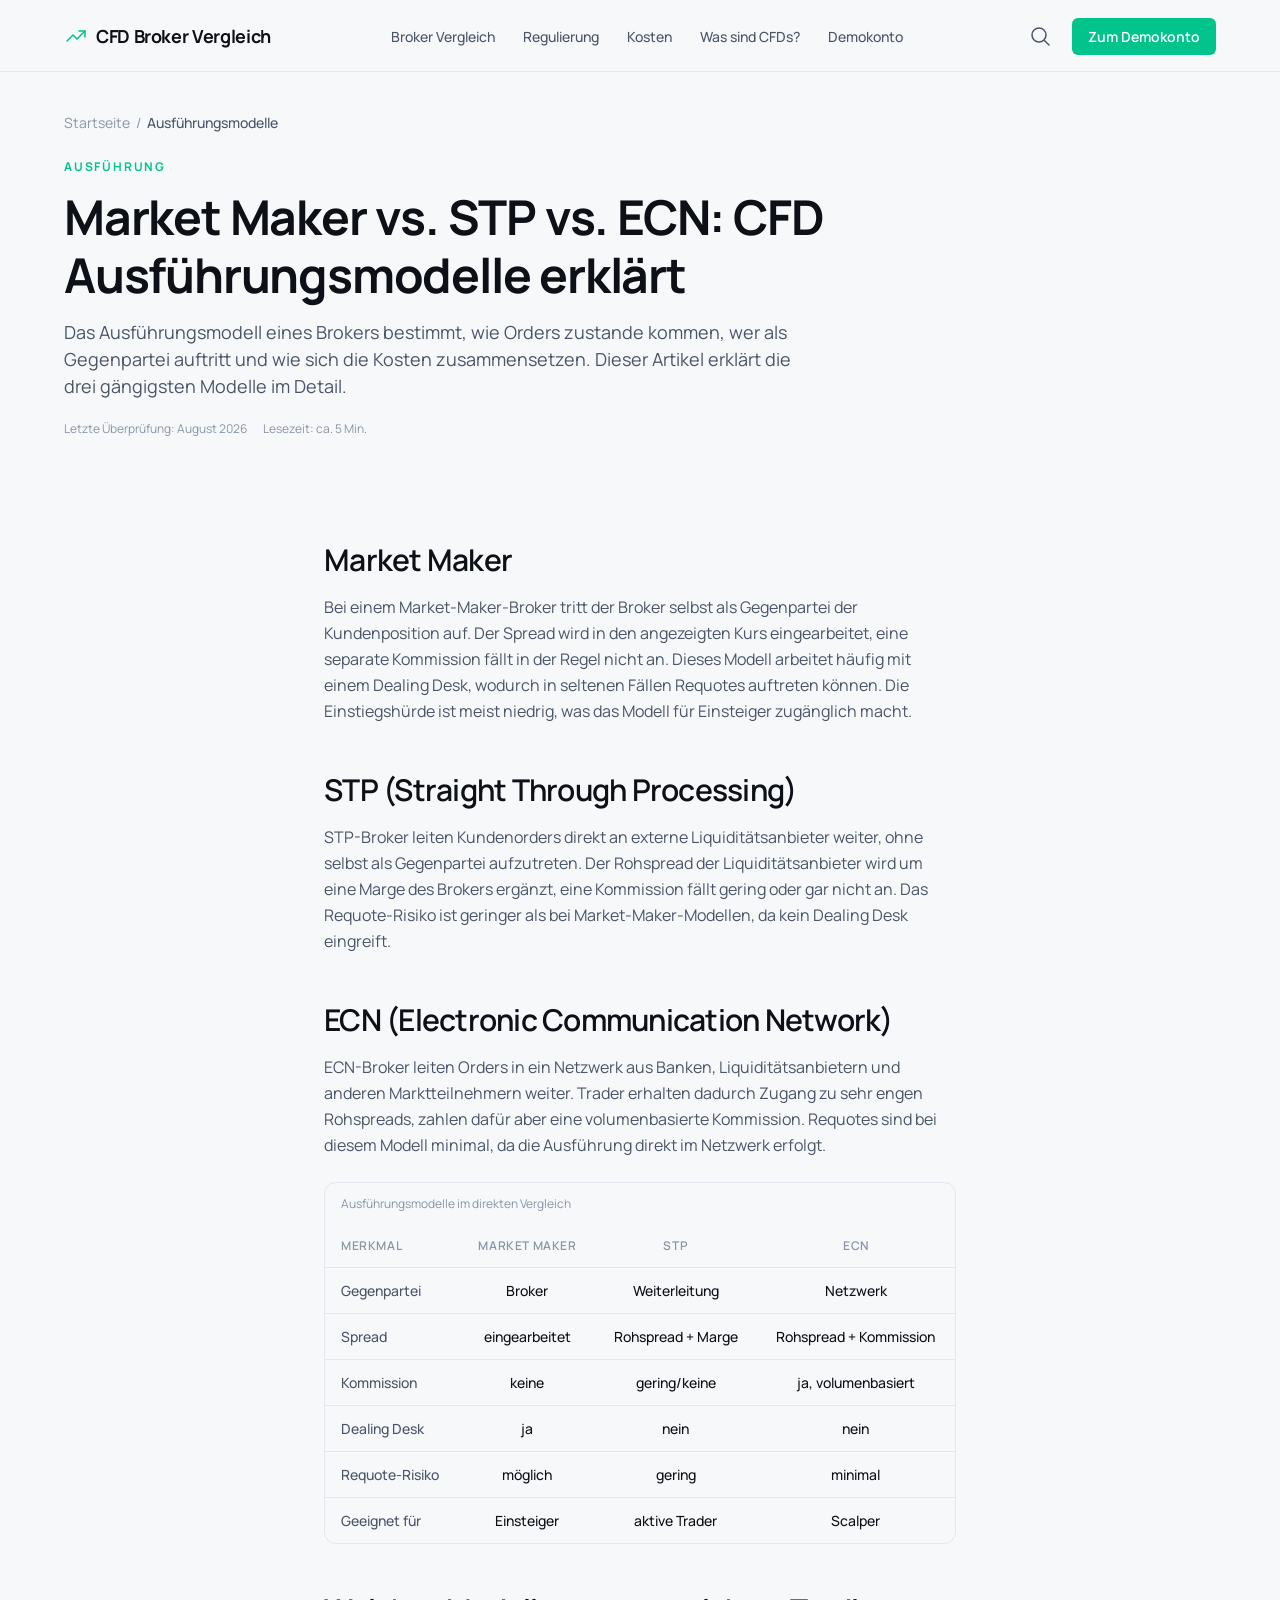
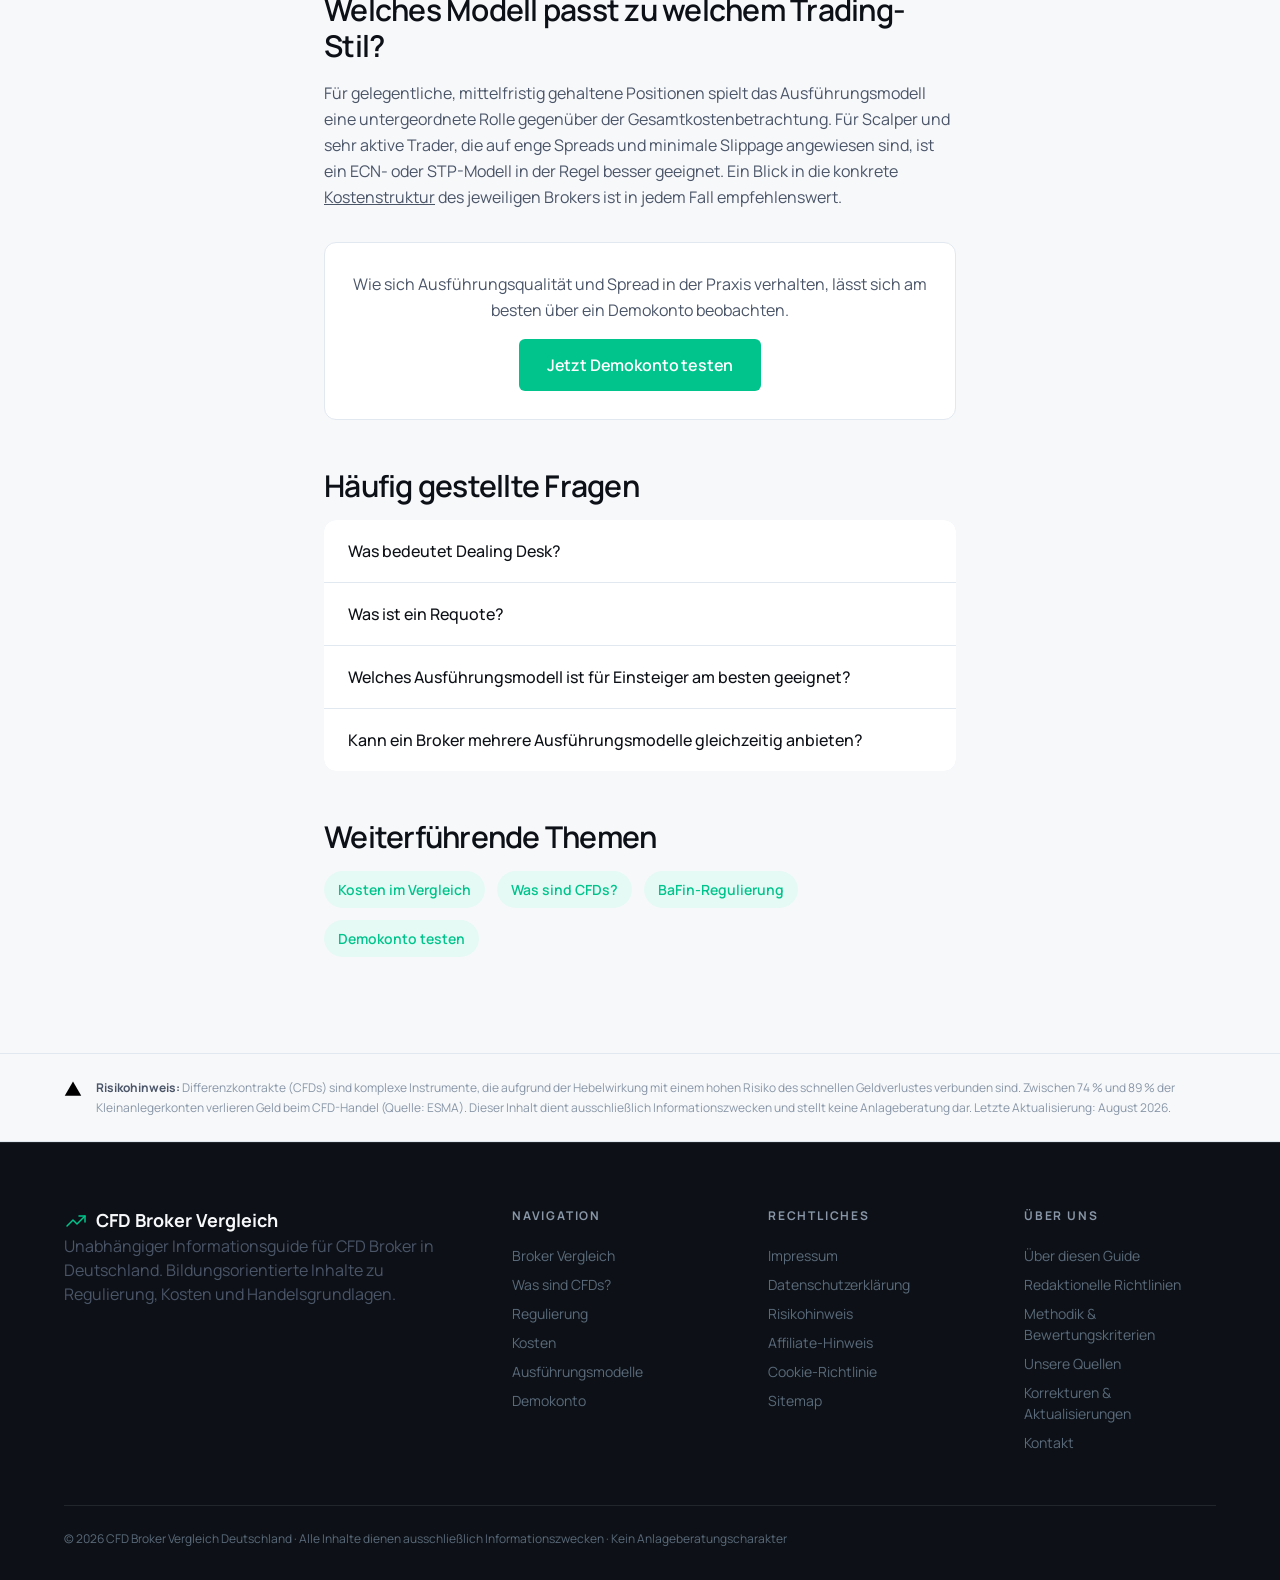
<file: cfd-broker-ausfuehrungsmodelle.html>
<!DOCTYPE html>
<html lang="de">
<head>
<!-- Google tag (gtag.js) -->
<script async src="https://www.googletagmanager.com/gtag/js?id=G-8XX99W57R1"></script>
<script>
  window.dataLayer = window.dataLayer || [];
  function gtag(){dataLayer.push(arguments);}
  gtag('js', new Date());

  gtag('config', 'G-8XX99W57R1');
</script>
<meta charset="UTF-8">
<meta name="viewport" content="width=device-width, initial-scale=1">
<title>Market Maker vs. STP vs. ECN: CFD Ausführungsmodelle erklärt (2026)</title>
<meta name="description" content="Market Maker, STP und ECN im Vergleich: Wie CFD Broker Orders ausführen, welche Kostenstruktur dahintersteckt und für wen sich welches Modell eignet.">
<link rel="canonical" href="https://guter-cfd-broker.de/cfd-broker-ausfuehrungsmodelle">
<link rel="icon" type="image/svg+xml" href="favicon.svg">

<meta property="og:title" content="Market Maker vs. STP vs. ECN: CFD Ausführungsmodelle erklärt">
<meta property="og:description" content="Wie CFD Broker Orders ausführen und für wen sich welches Modell eignet.">
<meta property="og:type" content="article">
<meta property="og:locale" content="de_DE">
<meta property="og:url" content="https://guter-cfd-broker.de/cfd-broker-ausfuehrungsmodelle">

<link rel="preconnect" href="https://fonts.googleapis.com">
<link rel="preconnect" href="https://fonts.gstatic.com" crossorigin>
<link rel="stylesheet" href="assets/style.css">

<script type="application/ld+json">
{
  "@context": "https://schema.org",
  "@type": "WebPage",
  "name": "Market Maker vs. STP vs. ECN: CFD Ausführungsmodelle erklärt",
  "url": "https://guter-cfd-broker.de/cfd-broker-ausfuehrungsmodelle",
  "description": "Market Maker, STP und ECN im Vergleich: Wie CFD Broker Orders ausführen, welche Kostenstruktur dahintersteckt und für wen sich welches Modell eignet.",
  "inLanguage": "de",
  "datePublished": "2026-01-01",
  "dateModified": "2026-08-28",
  "author": { "@type": "Organization", "name": "CFD Broker Vergleich Deutschland" }
}
</script>
<script type="application/ld+json">
{
  "@context": "https://schema.org",
  "@type": "BreadcrumbList",
  "itemListElement": [
    { "@type": "ListItem", "position": 1, "name": "Startseite", "item": "https://guter-cfd-broker.de/" },
    { "@type": "ListItem", "position": 2, "name": "Ausführungsmodelle", "item": "https://guter-cfd-broker.de/cfd-broker-ausfuehrungsmodelle" }
  ]
}
</script>
<script type="application/ld+json">
{
  "@context": "https://schema.org",
  "@type": "FAQPage",
  "mainEntity": [
    { "@type": "Question", "name": "Was bedeutet Dealing Desk?", "acceptedAnswer": { "@type": "Answer", "text": "Ein Dealing Desk bedeutet, dass der Broker selbst als Gegenpartei der Kundenorder auftritt, statt sie an einen externen Liquiditätsanbieter weiterzuleiten. Market-Maker-Broker arbeiten typischerweise mit Dealing Desk, ECN- und STP-Broker in der Regel ohne." } },
    { "@type": "Question", "name": "Was ist ein Requote?", "acceptedAnswer": { "@type": "Answer", "text": "Ein Requote liegt vor, wenn der ursprünglich angeforderte Ausführungskurs nicht mehr verfügbar ist und der Broker einen neuen Kurs zur Bestätigung vorschlägt. Bei Market-Maker-Modellen kommt dies gelegentlich vor, bei ECN-Ausführung ist das Risiko deutlich geringer." } },
    { "@type": "Question", "name": "Welches Ausführungsmodell ist für Einsteiger am besten geeignet?", "acceptedAnswer": { "@type": "Answer", "text": "Market-Maker-Modelle haben häufig eine niedrigere Einstiegshürde und eine einfachere Kostenstruktur ohne separate Kommission, was sie für Einsteiger zugänglich macht. Aktive Trader und Scalper bevorzugen häufig STP- oder ECN-Modelle wegen der engeren Rohspreads." } },
    { "@type": "Question", "name": "Kann ein Broker mehrere Ausführungsmodelle gleichzeitig anbieten?", "acceptedAnswer": { "@type": "Answer", "text": "Ja, manche Broker bieten unterschiedliche Kontotypen mit verschiedenen Ausführungsmodellen an, etwa ein Standardkonto mit Market-Maker-Ausführung und ein Pro-Konto mit ECN-Ausführung gegen eine Kommission." } }
  ]
}
</script>
</head>
<body>

<header class="site-header" id="site-header">
  <div class="container header-inner">
    <a href="/" class="site-logo" aria-label="Startseite">
      <svg class="icon" viewBox="0 0 24 24" aria-hidden="true"><path d="M3 17l6-6 4 4 8-8"/><path d="M15 7h6v6"/></svg>
      CFD Broker Vergleich
    </a>
    <nav class="main-nav" aria-label="Hauptnavigation">
      <a href="/#vergleich">Broker Vergleich</a>
      <a href="/#regulierung">Regulierung</a>
      <a href="/#kosten">Kosten</a>
      <a href="/was-sind-cfds">Was sind CFDs?</a>
      <a href="/cfd-demokonto-broker-testen">Demokonto</a>
    </nav>
    <div class="header-actions">
      <button class="icon-btn" aria-label="Suche öffnen">
        <svg class="icon" viewBox="0 0 24 24" aria-hidden="true"><circle cx="11" cy="11" r="7"/><path d="M21 21l-4.3-4.3"/></svg>
      </button>
      <a class="btn-header" href="https://libertex.com/de/" rel="sponsored noopener" target="_blank">Zum Demokonto</a>
    </div>
  </div>
</header>

<main>
<section class="article-hero">
  <div class="container">
    <nav class="breadcrumb" aria-label="Breadcrumb">
      <a href="/">Startseite</a><span aria-hidden="true">/</span><span aria-current="page">Ausführungsmodelle</span>
    </nav>
    <span class="eyebrow">Ausführung</span>
    <h1>Market Maker vs. STP vs. ECN: CFD Ausführungsmodelle erklärt</h1>
    <p class="article-lead">Das Ausführungsmodell eines Brokers bestimmt, wie Orders zustande kommen, wer als Gegenpartei auftritt und wie sich die Kosten zusammensetzen. Dieser Artikel erklärt die drei gängigsten Modelle im Detail.</p>
    <div class="article-meta">
      <span>Letzte Überprüfung: August 2026</span>
      <span>Lesezeit: ca. 5 Min.</span>
    </div>
  </div>
</section>

<section class="section">
  <div class="container article-body">
    <h2>Market Maker</h2>
    <p>Bei einem Market-Maker-Broker tritt der Broker selbst als Gegenpartei der Kundenposition auf. Der Spread wird in den angezeigten Kurs eingearbeitet, eine separate Kommission fällt in der Regel nicht an. Dieses Modell arbeitet häufig mit einem Dealing Desk, wodurch in seltenen Fällen Requotes auftreten können. Die Einstiegshürde ist meist niedrig, was das Modell für Einsteiger zugänglich macht.</p>

    <h2>STP (Straight Through Processing)</h2>
    <p>STP-Broker leiten Kundenorders direkt an externe Liquiditätsanbieter weiter, ohne selbst als Gegenpartei aufzutreten. Der Rohspread der Liquiditätsanbieter wird um eine Marge des Brokers ergänzt, eine Kommission fällt gering oder gar nicht an. Das Requote-Risiko ist geringer als bei Market-Maker-Modellen, da kein Dealing Desk eingreift.</p>

    <h2>ECN (Electronic Communication Network)</h2>
    <p>ECN-Broker leiten Orders in ein Netzwerk aus Banken, Liquiditätsanbietern und anderen Marktteilnehmern weiter. Trader erhalten dadurch Zugang zu sehr engen Rohspreads, zahlen dafür aber eine volumenbasierte Kommission. Requotes sind bei diesem Modell minimal, da die Ausführung direkt im Netzwerk erfolgt.</p>

    <div class="data-table-wrap">
      <table class="data-table">
        <caption>Ausführungsmodelle im direkten Vergleich</caption>
        <thead><tr><th>Merkmal</th><th>Market Maker</th><th>STP</th><th>ECN</th></tr></thead>
        <tbody>
          <tr><td>Gegenpartei</td><td>Broker</td><td>Weiterleitung</td><td>Netzwerk</td></tr>
          <tr><td>Spread</td><td>eingearbeitet</td><td>Rohspread + Marge</td><td>Rohspread + Kommission</td></tr>
          <tr><td>Kommission</td><td>keine</td><td>gering/keine</td><td>ja, volumenbasiert</td></tr>
          <tr><td>Dealing Desk</td><td>ja</td><td>nein</td><td>nein</td></tr>
          <tr><td>Requote-Risiko</td><td>möglich</td><td>gering</td><td>minimal</td></tr>
          <tr><td>Geeignet für</td><td>Einsteiger</td><td>aktive Trader</td><td>Scalper</td></tr>
        </tbody>
      </table>
    </div>

    <h2>Welches Modell passt zu welchem Trading-Stil?</h2>
    <p>Für gelegentliche, mittelfristig gehaltene Positionen spielt das Ausführungsmodell eine untergeordnete Rolle gegenüber der Gesamtkostenbetrachtung. Für Scalper und sehr aktive Trader, die auf enge Spreads und minimale Slippage angewiesen sind, ist ein ECN- oder STP-Modell in der Regel besser geeignet. Ein Blick in die konkrete <a href="/cfd-broker-kosten-vergleich">Kostenstruktur</a> des jeweiligen Brokers ist in jedem Fall empfehlenswert.</p>

    <div class="inline-cta">
      <p>Wie sich Ausführungsqualität und Spread in der Praxis verhalten, lässt sich am besten über ein Demokonto beobachten.</p>
      <a class="btn-primary" href="https://libertex.com/de/" rel="sponsored noopener" target="_blank">Jetzt Demokonto testen</a>
    </div>

    <h2>Häufig gestellte Fragen</h2>
    <div class="faq-list" style="margin-top:16px;">
      <div class="faq-item">
        <button class="faq-question" aria-expanded="false">Was bedeutet Dealing Desk?<svg class="faq-icon" viewBox="0 0 24 24"><path d="M12 5v14M5 12h14"/></svg></button>
        <div class="faq-answer"><p>Ein Dealing Desk bedeutet, dass der Broker selbst als Gegenpartei der Kundenorder auftritt, statt sie an einen externen Liquiditätsanbieter weiterzuleiten. Market-Maker-Broker arbeiten typischerweise mit Dealing Desk, ECN- und STP-Broker in der Regel ohne.</p></div>
      </div>
      <div class="faq-item">
        <button class="faq-question" aria-expanded="false">Was ist ein Requote?<svg class="faq-icon" viewBox="0 0 24 24"><path d="M12 5v14M5 12h14"/></svg></button>
        <div class="faq-answer"><p>Ein Requote liegt vor, wenn der ursprünglich angeforderte Ausführungskurs nicht mehr verfügbar ist und der Broker einen neuen Kurs zur Bestätigung vorschlägt. Bei Market-Maker-Modellen kommt dies gelegentlich vor, bei ECN-Ausführung ist das Risiko deutlich geringer.</p></div>
      </div>
      <div class="faq-item">
        <button class="faq-question" aria-expanded="false">Welches Ausführungsmodell ist für Einsteiger am besten geeignet?<svg class="faq-icon" viewBox="0 0 24 24"><path d="M12 5v14M5 12h14"/></svg></button>
        <div class="faq-answer"><p>Market-Maker-Modelle haben häufig eine niedrigere Einstiegshürde und eine einfachere Kostenstruktur ohne separate Kommission, was sie für Einsteiger zugänglich macht. Aktive Trader und Scalper bevorzugen häufig STP- oder ECN-Modelle wegen der engeren Rohspreads.</p></div>
      </div>
      <div class="faq-item">
        <button class="faq-question" aria-expanded="false">Kann ein Broker mehrere Ausführungsmodelle gleichzeitig anbieten?<svg class="faq-icon" viewBox="0 0 24 24"><path d="M12 5v14M5 12h14"/></svg></button>
        <div class="faq-answer"><p>Ja, manche Broker bieten unterschiedliche Kontotypen mit verschiedenen Ausführungsmodellen an, etwa ein Standardkonto mit Market-Maker-Ausführung und ein Pro-Konto mit ECN-Ausführung gegen eine Kommission.</p></div>
      </div>
    </div>

    <h2>Weiterführende Themen</h2>
    <div class="related-mini">
      <a href="/cfd-broker-kosten-vergleich">Kosten im Vergleich</a>
      <a href="/was-sind-cfds">Was sind CFDs?</a>
      <a href="/cfd-broker-regulierung-bafin">BaFin-Regulierung</a>
      <a href="/cfd-demokonto-broker-testen">Demokonto testen</a>
    </div>
  </div>
</section>
</main>

<div class="risk-disclosure" role="region" aria-label="Risikohinweis">
  <div class="container risk-disclosure-inner">
    <svg class="risk-icon" viewBox="0 0 24 24"><path d="M12 2L1 21h22L12 2z"/><path d="M12 9v5"/></svg>
    <p class="risk-text"><strong>Risikohinweis:</strong> Differenzkontrakte (CFDs) sind komplexe Instrumente, die aufgrund der Hebelwirkung mit einem hohen Risiko des schnellen Geldverlustes verbunden sind. Zwischen 74 % und 89 % der Kleinanlegerkonten verlieren Geld beim CFD-Handel (Quelle: ESMA). Dieser Inhalt dient ausschließlich Informationszwecken und stellt keine Anlageberatung dar. Letzte Aktualisierung: August 2026.</p>
  </div>
</div>

<footer class="site-footer">
  <div class="container">
    <div class="footer-grid">
      <div>
        <div class="footer-brand"><svg class="icon footer-brand-icon" viewBox="0 0 24 24"><path d="M3 17l6-6 4 4 8-8"/><path d="M15 7h6v6"/></svg>CFD Broker Vergleich</div>
        <p>Unabhängiger Informationsguide für CFD Broker in Deutschland. Bildungsorientierte Inhalte zu Regulierung, Kosten und Handelsgrundlagen.</p>
      </div>
      <div class="footer-col">
        <div class="footer-col-title">Navigation</div>
        <a href="/#vergleich">Broker Vergleich</a>
        <a href="/was-sind-cfds">Was sind CFDs?</a>
        <a href="/#regulierung">Regulierung</a>
        <a href="/#kosten">Kosten</a>
        <a href="/cfd-broker-ausfuehrungsmodelle">Ausführungsmodelle</a>
        <a href="/cfd-demokonto-broker-testen">Demokonto</a>
      </div>
      <div class="footer-col">
        <div class="footer-col-title">Rechtliches</div>
        <a href="/impressum">Impressum</a>
        <a href="/datenschutzerklaerung">Datenschutzerklärung</a>
        <a href="/risikohinweis">Risikohinweis</a>
        <a href="/affiliate-hinweis">Affiliate-Hinweis</a>
        <a href="/cookie-richtlinie">Cookie-Richtlinie</a>
        <a href="/sitemap.xml">Sitemap</a>
      </div>
      <div class="footer-col">
        <div class="footer-col-title">Über uns</div>
        <a href="/ueber-diesen-guide">Über diesen Guide</a>
        <a href="/redaktionelle-richtlinien">Redaktionelle Richtlinien</a>
        <a href="/methodik">Methodik & Bewertungskriterien</a>
        <a href="/quellen">Unsere Quellen</a>
        <a href="/korrekturen">Korrekturen & Aktualisierungen</a>
        <a href="/kontakt">Kontakt</a>
      </div>
    </div>
    <div class="footer-bottom">
      <span>© 2026 CFD Broker Vergleich Deutschland · Alle Inhalte dienen ausschließlich Informationszwecken · Kein Anlageberatungscharakter</span>
    </div>
  </div>
</footer>

<script src="assets/app.js"></script>
</body>
</html>
</file>
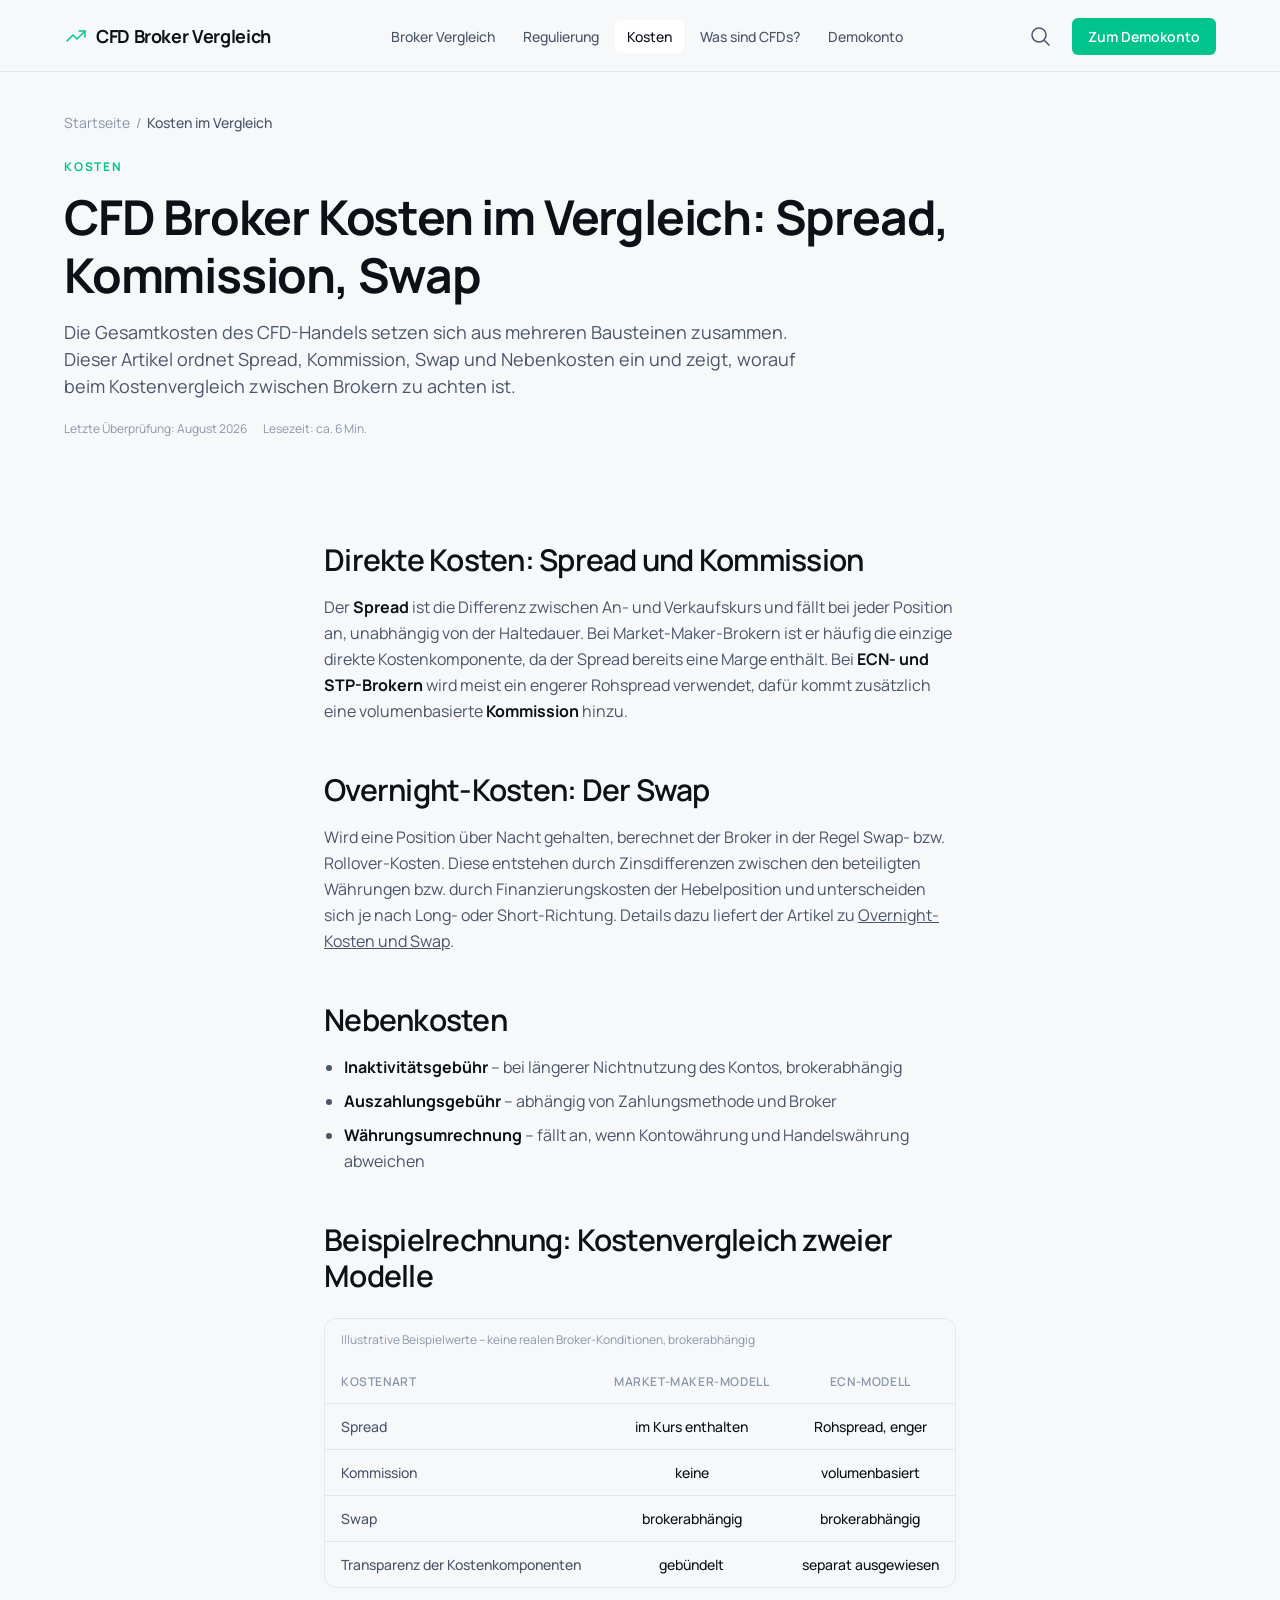
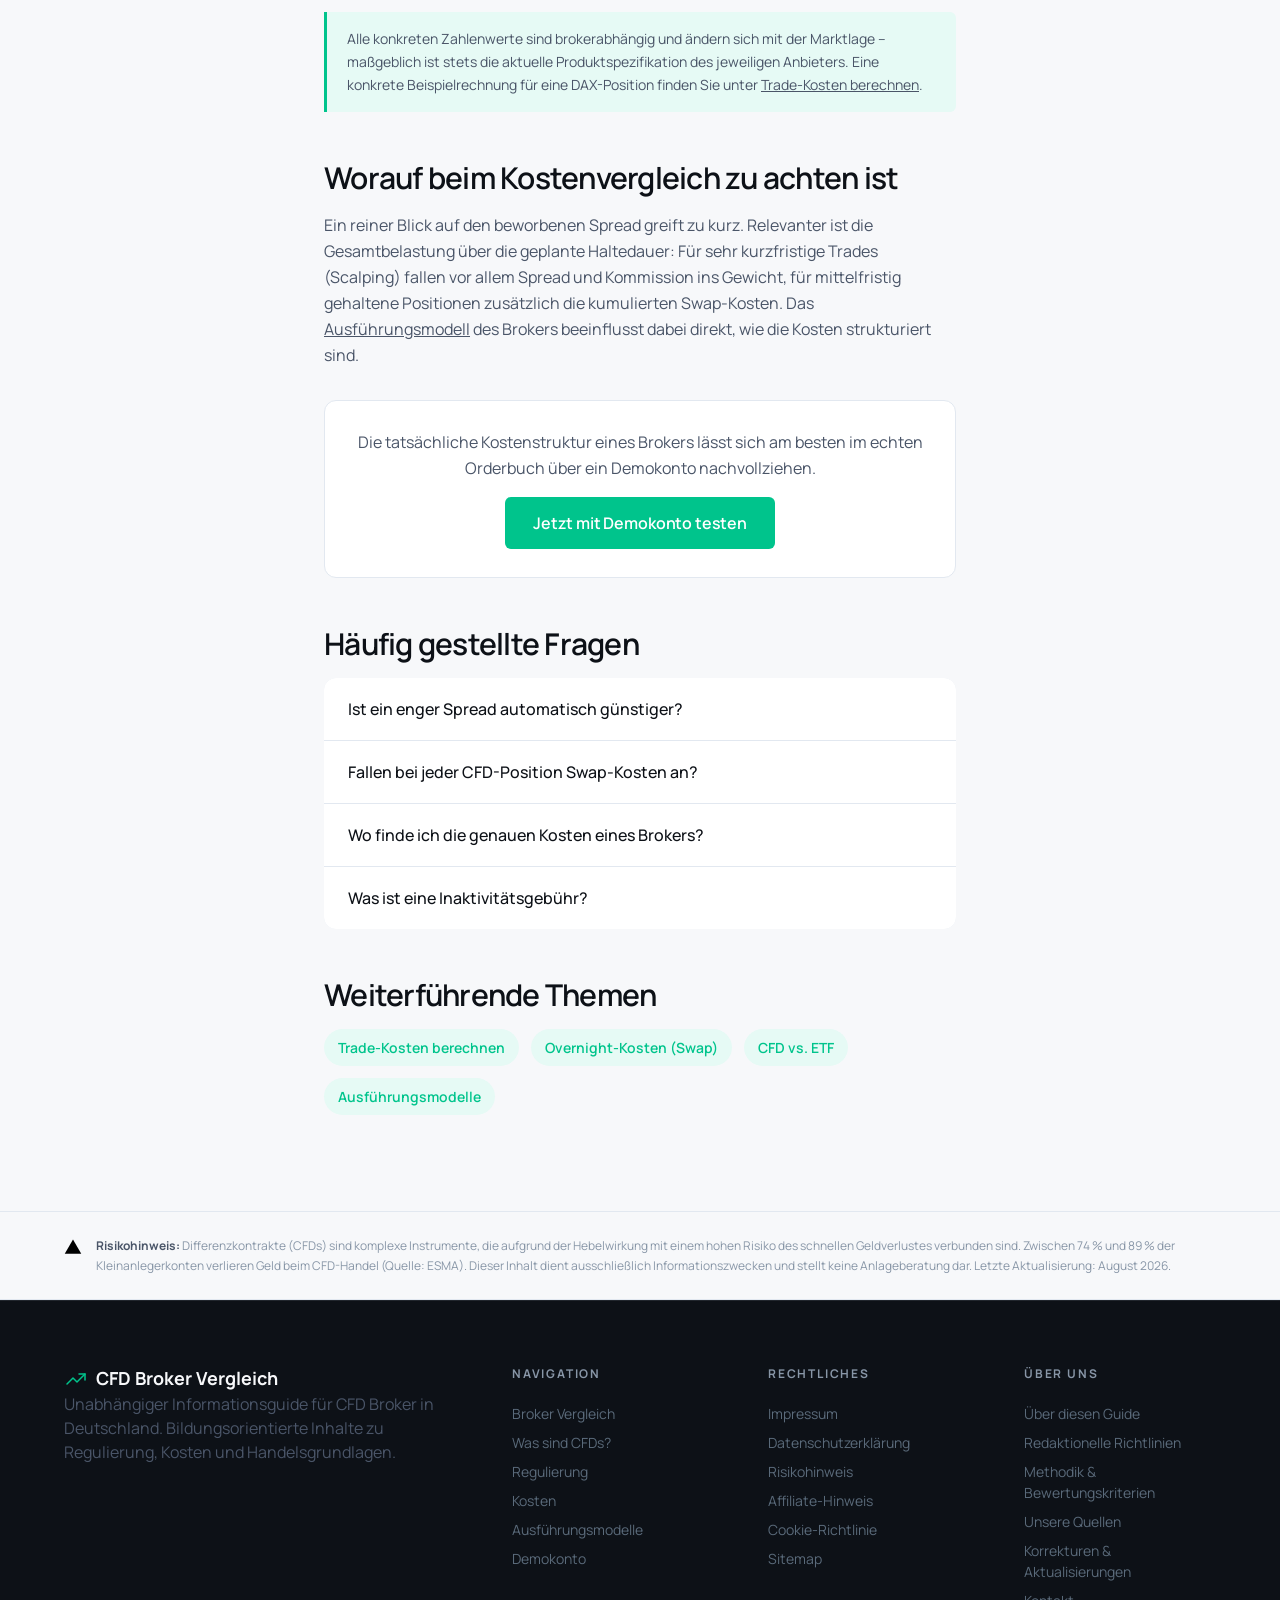
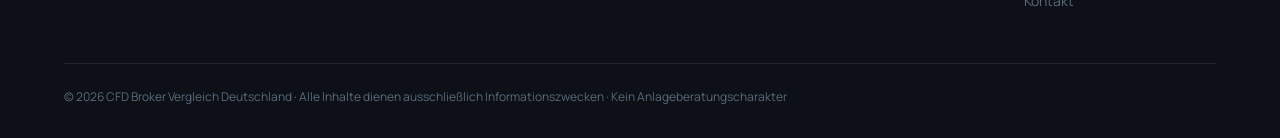
<file: cfd-broker-kosten-vergleich.html>
<!DOCTYPE html>
<html lang="de">
<head>
<!-- Google tag (gtag.js) -->
<script async src="https://www.googletagmanager.com/gtag/js?id=G-8XX99W57R1"></script>
<script>
  window.dataLayer = window.dataLayer || [];
  function gtag(){dataLayer.push(arguments);}
  gtag('js', new Date());

  gtag('config', 'G-8XX99W57R1');
</script>
<meta charset="UTF-8">
<meta name="viewport" content="width=device-width, initial-scale=1">
<title>CFD Broker Kosten im Vergleich: Spread, Kommission, Swap (2026)</title>
<meta name="description" content="CFD Broker Kosten im Vergleich: Spread, Kommission und Swap einfach erklärt – mit Beispieltabelle und Hinweisen zur Produktspezifikation.">
<link rel="canonical" href="https://guter-cfd-broker.de/cfd-broker-kosten-vergleich">
<link rel="icon" type="image/svg+xml" href="favicon.svg">

<meta property="og:title" content="CFD Broker Kosten im Vergleich: Spread, Kommission, Swap">
<meta property="og:description" content="Spread, Kommission und Swap einfach erklärt – mit Beispieltabelle.">
<meta property="og:type" content="article">
<meta property="og:locale" content="de_DE">
<meta property="og:url" content="https://guter-cfd-broker.de/cfd-broker-kosten-vergleich">

<link rel="preconnect" href="https://fonts.googleapis.com">
<link rel="preconnect" href="https://fonts.gstatic.com" crossorigin>
<link rel="stylesheet" href="assets/style.css">

<script type="application/ld+json">
{
  "@context": "https://schema.org",
  "@type": "WebPage",
  "name": "CFD Broker Kosten im Vergleich: Spread, Kommission, Swap",
  "url": "https://guter-cfd-broker.de/cfd-broker-kosten-vergleich",
  "description": "CFD Broker Kosten im Vergleich: Spread, Kommission und Swap einfach erklärt – mit Beispieltabelle und Hinweisen zur Produktspezifikation.",
  "inLanguage": "de",
  "datePublished": "2026-01-01",
  "dateModified": "2026-08-28",
  "author": { "@type": "Organization", "name": "CFD Broker Vergleich Deutschland" }
}
</script>
<script type="application/ld+json">
{
  "@context": "https://schema.org",
  "@type": "BreadcrumbList",
  "itemListElement": [
    { "@type": "ListItem", "position": 1, "name": "Startseite", "item": "https://guter-cfd-broker.de/" },
    { "@type": "ListItem", "position": 2, "name": "Kosten im Vergleich", "item": "https://guter-cfd-broker.de/cfd-broker-kosten-vergleich" }
  ]
}
</script>
<script type="application/ld+json">
{
  "@context": "https://schema.org",
  "@type": "FAQPage",
  "mainEntity": [
    { "@type": "Question", "name": "Ist ein enger Spread automatisch günstiger?", "acceptedAnswer": { "@type": "Answer", "text": "Nicht zwangsläufig. Manche Broker kombinieren einen engeren Spread mit einer zusätzlichen Kommission oder höheren Nebenkosten. Für einen fairen Vergleich sollten alle Kostenarten gemeinsam betrachtet werden, nicht nur der Spread allein." } },
    { "@type": "Question", "name": "Fallen bei jeder CFD-Position Swap-Kosten an?", "acceptedAnswer": { "@type": "Answer", "text": "Swap-Kosten fallen nur an, wenn eine Position über Nacht (Overnight) gehalten wird. Wird die Position noch am selben Handelstag geschlossen, entstehen in der Regel keine Swap-Kosten." } },
    { "@type": "Question", "name": "Wo finde ich die genauen Kosten eines Brokers?", "acceptedAnswer": { "@type": "Answer", "text": "Die exakten, aktuellen Werte für Spread, Kommission, Swap und Nebenkosten sind in der Produktspezifikation (Key Information Document / Kontraktspezifikation) des jeweiligen Brokers ausgewiesen und können sich je nach Marktlage ändern." } },
    { "@type": "Question", "name": "Was ist eine Inaktivitätsgebühr?", "acceptedAnswer": { "@type": "Answer", "text": "Manche Broker berechnen eine Inaktivitätsgebühr, wenn ein Konto über einen definierten Zeitraum (häufig mehrere Monate) nicht für Trades genutzt wird. Höhe und Bedingungen sind brokerabhängig und in der Produktspezifikation ausgewiesen." } }
  ]
}
</script>
</head>
<body>

<header class="site-header" id="site-header">
  <div class="container header-inner">
    <a href="/" class="site-logo" aria-label="Startseite">
      <svg class="icon" viewBox="0 0 24 24" aria-hidden="true"><path d="M3 17l6-6 4 4 8-8"/><path d="M15 7h6v6"/></svg>
      CFD Broker Vergleich
    </a>
    <nav class="main-nav" aria-label="Hauptnavigation">
      <a href="/#vergleich">Broker Vergleich</a>
      <a href="/#regulierung">Regulierung</a>
      <a href="/#kosten" class="active">Kosten</a>
      <a href="/was-sind-cfds">Was sind CFDs?</a>
      <a href="/cfd-demokonto-broker-testen">Demokonto</a>
    </nav>
    <div class="header-actions">
      <button class="icon-btn" aria-label="Suche öffnen">
        <svg class="icon" viewBox="0 0 24 24" aria-hidden="true"><circle cx="11" cy="11" r="7"/><path d="M21 21l-4.3-4.3"/></svg>
      </button>
      <a class="btn-header" href="https://libertex.com/de/" rel="sponsored noopener" target="_blank">Zum Demokonto</a>
    </div>
  </div>
</header>

<main>
<section class="article-hero">
  <div class="container">
    <nav class="breadcrumb" aria-label="Breadcrumb">
      <a href="/">Startseite</a><span aria-hidden="true">/</span><span aria-current="page">Kosten im Vergleich</span>
    </nav>
    <span class="eyebrow">Kosten</span>
    <h1>CFD Broker Kosten im Vergleich: Spread, Kommission, Swap</h1>
    <p class="article-lead">Die Gesamtkosten des CFD-Handels setzen sich aus mehreren Bausteinen zusammen. Dieser Artikel ordnet Spread, Kommission, Swap und Nebenkosten ein und zeigt, worauf beim Kostenvergleich zwischen Brokern zu achten ist.</p>
    <div class="article-meta">
      <span>Letzte Überprüfung: August 2026</span>
      <span>Lesezeit: ca. 6 Min.</span>
    </div>
  </div>
</section>

<section class="section">
  <div class="container article-body">
    <h2>Direkte Kosten: Spread und Kommission</h2>
    <p>Der <strong>Spread</strong> ist die Differenz zwischen An- und Verkaufskurs und fällt bei jeder Position an, unabhängig von der Haltedauer. Bei Market-Maker-Brokern ist er häufig die einzige direkte Kostenkomponente, da der Spread bereits eine Marge enthält. Bei <strong>ECN- und STP-Brokern</strong> wird meist ein engerer Rohspread verwendet, dafür kommt zusätzlich eine volumenbasierte <strong>Kommission</strong> hinzu.</p>

    <h2>Overnight-Kosten: Der Swap</h2>
    <p>Wird eine Position über Nacht gehalten, berechnet der Broker in der Regel Swap- bzw. Rollover-Kosten. Diese entstehen durch Zinsdifferenzen zwischen den beteiligten Währungen bzw. durch Finanzierungskosten der Hebelposition und unterscheiden sich je nach Long- oder Short-Richtung. Details dazu liefert der Artikel zu <a href="/cfd-overnight-kosten-swap">Overnight-Kosten und Swap</a>.</p>

    <h2>Nebenkosten</h2>
    <ul>
      <li><strong>Inaktivitätsgebühr</strong> – bei längerer Nichtnutzung des Kontos, brokerabhängig</li>
      <li><strong>Auszahlungsgebühr</strong> – abhängig von Zahlungsmethode und Broker</li>
      <li><strong>Währungsumrechnung</strong> – fällt an, wenn Kontowährung und Handelswährung abweichen</li>
    </ul>

    <h2>Beispielrechnung: Kostenvergleich zweier Modelle</h2>
    <div class="data-table-wrap">
      <table class="data-table">
        <caption>Illustrative Beispielwerte – keine realen Broker-Konditionen, brokerabhängig</caption>
        <thead><tr><th>Kostenart</th><th>Market-Maker-Modell</th><th>ECN-Modell</th></tr></thead>
        <tbody>
          <tr><td>Spread</td><td>im Kurs enthalten</td><td>Rohspread, enger</td></tr>
          <tr><td>Kommission</td><td>keine</td><td>volumenbasiert</td></tr>
          <tr><td>Swap</td><td>brokerabhängig</td><td>brokerabhängig</td></tr>
          <tr><td>Transparenz der Kostenkomponenten</td><td>gebündelt</td><td>separat ausgewiesen</td></tr>
        </tbody>
      </table>
    </div>
    <p class="lead-note">Alle konkreten Zahlenwerte sind brokerabhängig und ändern sich mit der Marktlage – maßgeblich ist stets die aktuelle Produktspezifikation des jeweiligen Anbieters. Eine konkrete Beispielrechnung für eine DAX-Position finden Sie unter <a href="/cfd-trade-kosten-berechnen">Trade-Kosten berechnen</a>.</p>

    <h2>Worauf beim Kostenvergleich zu achten ist</h2>
    <p>Ein reiner Blick auf den beworbenen Spread greift zu kurz. Relevanter ist die Gesamtbelastung über die geplante Haltedauer: Für sehr kurzfristige Trades (Scalping) fallen vor allem Spread und Kommission ins Gewicht, für mittelfristig gehaltene Positionen zusätzlich die kumulierten Swap-Kosten. Das <a href="/cfd-broker-ausfuehrungsmodelle">Ausführungsmodell</a> des Brokers beeinflusst dabei direkt, wie die Kosten strukturiert sind.</p>

    <div class="inline-cta">
      <p>Die tatsächliche Kostenstruktur eines Brokers lässt sich am besten im echten Orderbuch über ein Demokonto nachvollziehen.</p>
      <a class="btn-primary" href="https://libertex.com/de/" rel="sponsored noopener" target="_blank">Jetzt mit Demokonto testen</a>
    </div>

    <h2>Häufig gestellte Fragen</h2>
    <div class="faq-list" style="margin-top:16px;">
      <div class="faq-item">
        <button class="faq-question" aria-expanded="false">Ist ein enger Spread automatisch günstiger?<svg class="faq-icon" viewBox="0 0 24 24"><path d="M12 5v14M5 12h14"/></svg></button>
        <div class="faq-answer"><p>Nicht zwangsläufig. Manche Broker kombinieren einen engeren Spread mit einer zusätzlichen Kommission oder höheren Nebenkosten. Für einen fairen Vergleich sollten alle Kostenarten gemeinsam betrachtet werden, nicht nur der Spread allein.</p></div>
      </div>
      <div class="faq-item">
        <button class="faq-question" aria-expanded="false">Fallen bei jeder CFD-Position Swap-Kosten an?<svg class="faq-icon" viewBox="0 0 24 24"><path d="M12 5v14M5 12h14"/></svg></button>
        <div class="faq-answer"><p>Swap-Kosten fallen nur an, wenn eine Position über Nacht (Overnight) gehalten wird. Wird die Position noch am selben Handelstag geschlossen, entstehen in der Regel keine Swap-Kosten.</p></div>
      </div>
      <div class="faq-item">
        <button class="faq-question" aria-expanded="false">Wo finde ich die genauen Kosten eines Brokers?<svg class="faq-icon" viewBox="0 0 24 24"><path d="M12 5v14M5 12h14"/></svg></button>
        <div class="faq-answer"><p>Die exakten, aktuellen Werte für Spread, Kommission, Swap und Nebenkosten sind in der Produktspezifikation (Key Information Document / Kontraktspezifikation) des jeweiligen Brokers ausgewiesen und können sich je nach Marktlage ändern.</p></div>
      </div>
      <div class="faq-item">
        <button class="faq-question" aria-expanded="false">Was ist eine Inaktivitätsgebühr?<svg class="faq-icon" viewBox="0 0 24 24"><path d="M12 5v14M5 12h14"/></svg></button>
        <div class="faq-answer"><p>Manche Broker berechnen eine Inaktivitätsgebühr, wenn ein Konto über einen definierten Zeitraum (häufig mehrere Monate) nicht für Trades genutzt wird. Höhe und Bedingungen sind brokerabhängig und in der Produktspezifikation ausgewiesen.</p></div>
      </div>
    </div>

    <h2>Weiterführende Themen</h2>
    <div class="related-mini">
      <a href="/cfd-trade-kosten-berechnen">Trade-Kosten berechnen</a>
      <a href="/cfd-overnight-kosten-swap">Overnight-Kosten (Swap)</a>
      <a href="/cfd-vs-etf-kostenvergleich">CFD vs. ETF</a>
      <a href="/cfd-broker-ausfuehrungsmodelle">Ausführungsmodelle</a>
    </div>
  </div>
</section>
</main>

<div class="risk-disclosure" role="region" aria-label="Risikohinweis">
  <div class="container risk-disclosure-inner">
    <svg class="risk-icon" viewBox="0 0 24 24"><path d="M12 2L1 21h22L12 2z"/><path d="M12 9v5"/></svg>
    <p class="risk-text"><strong>Risikohinweis:</strong> Differenzkontrakte (CFDs) sind komplexe Instrumente, die aufgrund der Hebelwirkung mit einem hohen Risiko des schnellen Geldverlustes verbunden sind. Zwischen 74 % und 89 % der Kleinanlegerkonten verlieren Geld beim CFD-Handel (Quelle: ESMA). Dieser Inhalt dient ausschließlich Informationszwecken und stellt keine Anlageberatung dar. Letzte Aktualisierung: August 2026.</p>
  </div>
</div>

<footer class="site-footer">
  <div class="container">
    <div class="footer-grid">
      <div>
        <div class="footer-brand"><svg class="icon footer-brand-icon" viewBox="0 0 24 24"><path d="M3 17l6-6 4 4 8-8"/><path d="M15 7h6v6"/></svg>CFD Broker Vergleich</div>
        <p>Unabhängiger Informationsguide für CFD Broker in Deutschland. Bildungsorientierte Inhalte zu Regulierung, Kosten und Handelsgrundlagen.</p>
      </div>
      <div class="footer-col">
        <div class="footer-col-title">Navigation</div>
        <a href="/#vergleich">Broker Vergleich</a>
        <a href="/was-sind-cfds">Was sind CFDs?</a>
        <a href="/#regulierung">Regulierung</a>
        <a href="/#kosten">Kosten</a>
        <a href="/cfd-broker-ausfuehrungsmodelle">Ausführungsmodelle</a>
        <a href="/cfd-demokonto-broker-testen">Demokonto</a>
      </div>
      <div class="footer-col">
        <div class="footer-col-title">Rechtliches</div>
        <a href="/impressum">Impressum</a>
        <a href="/datenschutzerklaerung">Datenschutzerklärung</a>
        <a href="/risikohinweis">Risikohinweis</a>
        <a href="/affiliate-hinweis">Affiliate-Hinweis</a>
        <a href="/cookie-richtlinie">Cookie-Richtlinie</a>
        <a href="/sitemap.xml">Sitemap</a>
      </div>
      <div class="footer-col">
        <div class="footer-col-title">Über uns</div>
        <a href="/ueber-diesen-guide">Über diesen Guide</a>
        <a href="/redaktionelle-richtlinien">Redaktionelle Richtlinien</a>
        <a href="/methodik">Methodik & Bewertungskriterien</a>
        <a href="/quellen">Unsere Quellen</a>
        <a href="/korrekturen">Korrekturen & Aktualisierungen</a>
        <a href="/kontakt">Kontakt</a>
      </div>
    </div>
    <div class="footer-bottom">
      <span>© 2026 CFD Broker Vergleich Deutschland · Alle Inhalte dienen ausschließlich Informationszwecken · Kein Anlageberatungscharakter</span>
    </div>
  </div>
</footer>

<script src="assets/app.js"></script>
</body>
</html>
</file>
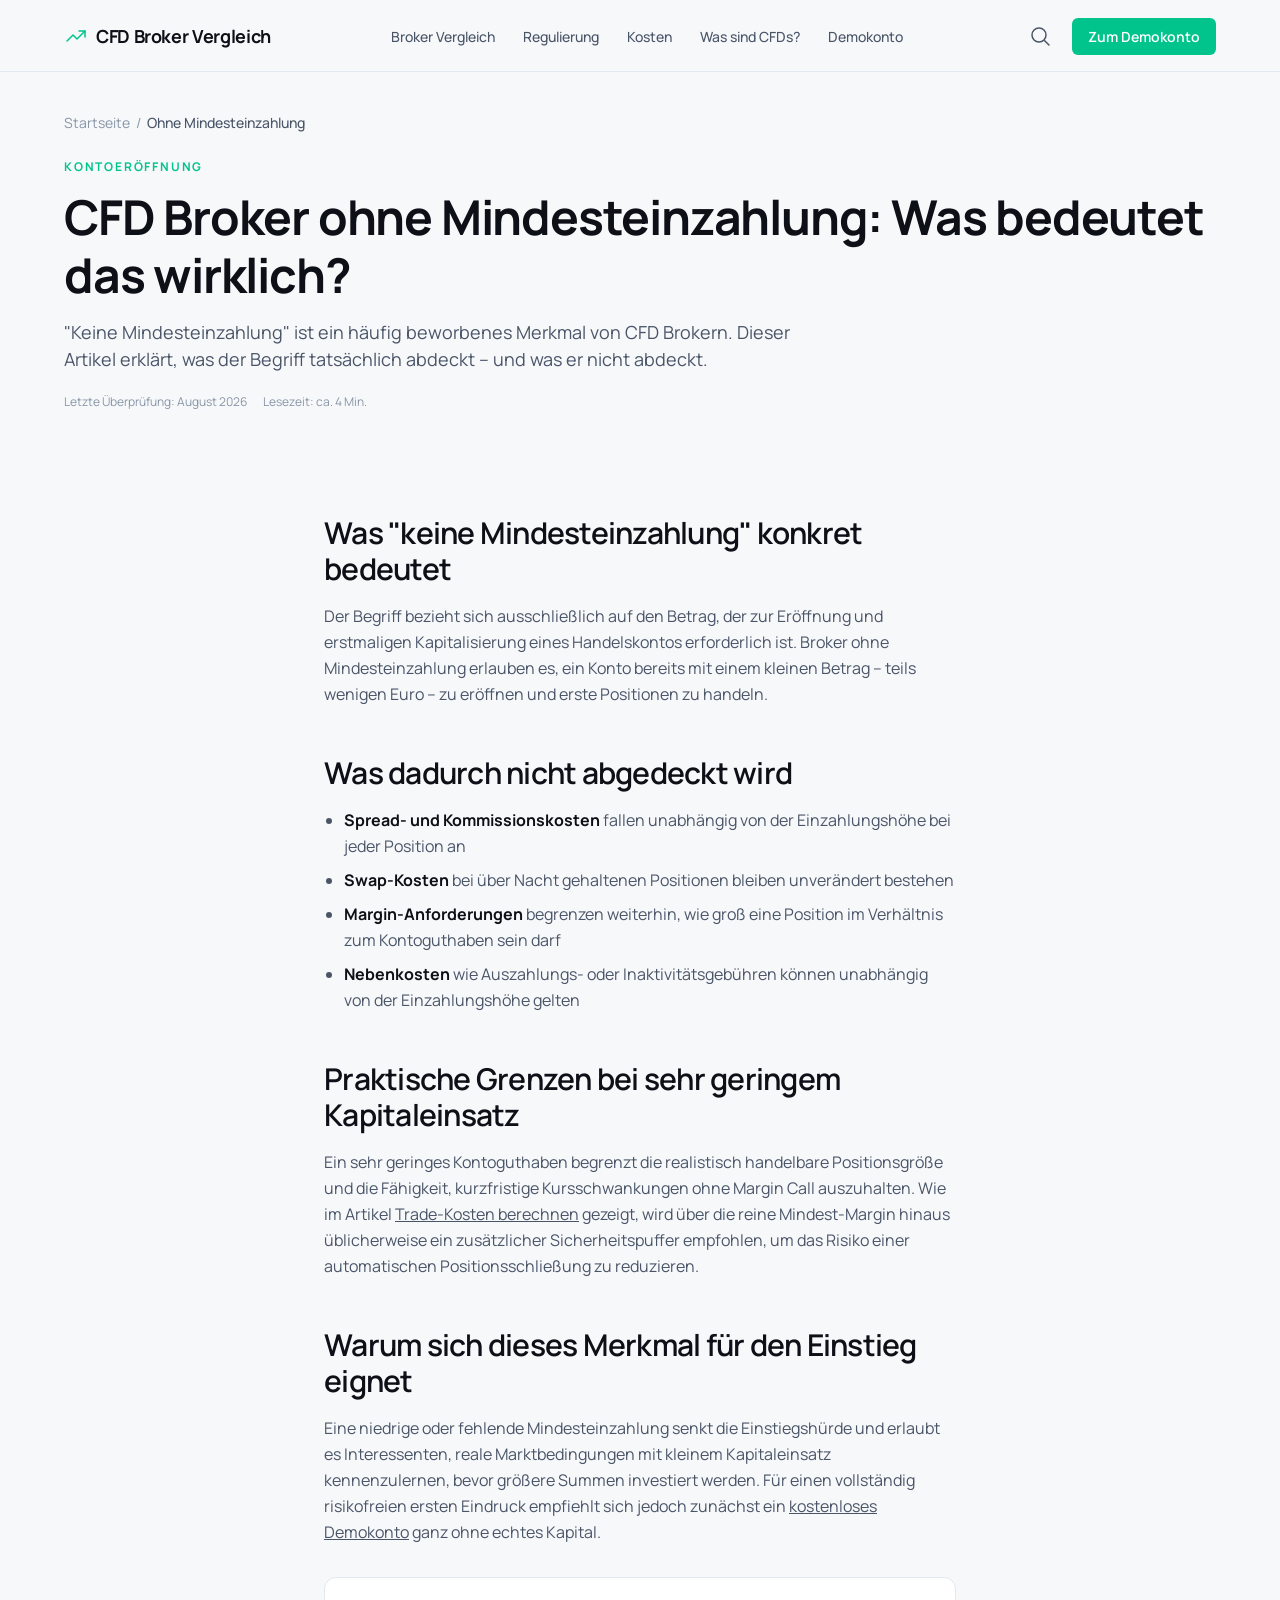
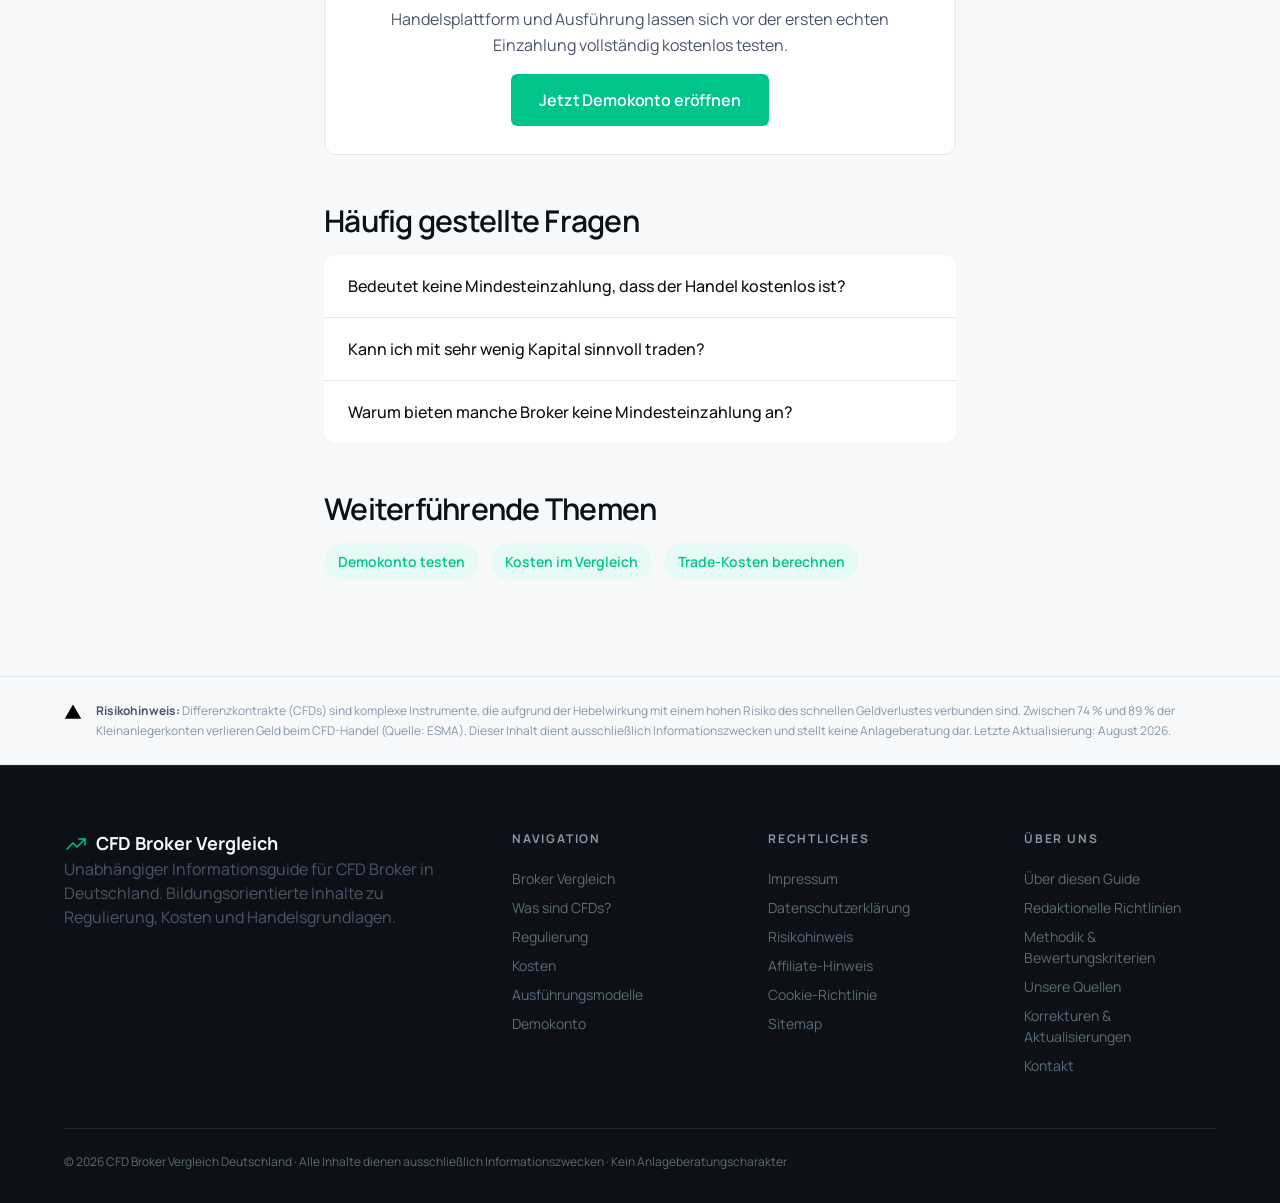
<file: cfd-broker-ohne-mindesteinzahlung.html>
<!DOCTYPE html>
<html lang="de">
<head>
<!-- Google tag (gtag.js) -->
<script async src="https://www.googletagmanager.com/gtag/js?id=G-8XX99W57R1"></script>
<script>
  window.dataLayer = window.dataLayer || [];
  function gtag(){dataLayer.push(arguments);}
  gtag('js', new Date());

  gtag('config', 'G-8XX99W57R1');
</script>
<meta charset="UTF-8">
<meta name="viewport" content="width=device-width, initial-scale=1">
<title>CFD Broker ohne Mindesteinzahlung: Was bedeutet das wirklich? (2026)</title>
<meta name="description" content="CFD Broker ohne Mindesteinzahlung: Was der Begriff wirklich bedeutet, welche Kosten trotzdem entstehen können und worauf zu achten ist.">
<link rel="canonical" href="https://guter-cfd-broker.de/cfd-broker-ohne-mindesteinzahlung">
<link rel="icon" type="image/svg+xml" href="favicon.svg">

<meta property="og:title" content="CFD Broker ohne Mindesteinzahlung: Was bedeutet das wirklich?">
<meta property="og:description" content="Was der Begriff wirklich bedeutet und worauf zu achten ist.">
<meta property="og:type" content="article">
<meta property="og:locale" content="de_DE">
<meta property="og:url" content="https://guter-cfd-broker.de/cfd-broker-ohne-mindesteinzahlung">

<link rel="preconnect" href="https://fonts.googleapis.com">
<link rel="preconnect" href="https://fonts.gstatic.com" crossorigin>
<link rel="stylesheet" href="assets/style.css">

<script type="application/ld+json">
{
  "@context": "https://schema.org",
  "@type": "WebPage",
  "name": "CFD Broker ohne Mindesteinzahlung: Was bedeutet das wirklich?",
  "url": "https://guter-cfd-broker.de/cfd-broker-ohne-mindesteinzahlung",
  "description": "CFD Broker ohne Mindesteinzahlung: Was der Begriff wirklich bedeutet, welche Kosten trotzdem entstehen können und worauf zu achten ist.",
  "inLanguage": "de",
  "datePublished": "2026-01-01",
  "dateModified": "2026-08-28",
  "author": { "@type": "Organization", "name": "CFD Broker Vergleich Deutschland" }
}
</script>
<script type="application/ld+json">
{
  "@context": "https://schema.org",
  "@type": "BreadcrumbList",
  "itemListElement": [
    { "@type": "ListItem", "position": 1, "name": "Startseite", "item": "https://guter-cfd-broker.de/" },
    { "@type": "ListItem", "position": 2, "name": "Ohne Mindesteinzahlung", "item": "https://guter-cfd-broker.de/cfd-broker-ohne-mindesteinzahlung" }
  ]
}
</script>
<script type="application/ld+json">
{
  "@context": "https://schema.org",
  "@type": "FAQPage",
  "mainEntity": [
    { "@type": "Question", "name": "Bedeutet keine Mindesteinzahlung, dass der Handel kostenlos ist?", "acceptedAnswer": { "@type": "Answer", "text": "Nein. Keine Mindesteinzahlung bezieht sich ausschließlich auf den Betrag, der zur Kontoeröffnung erforderlich ist. Spread, Kommission und Swap-Kosten fallen unabhängig davon bei jeder gehandelten Position an." } },
    { "@type": "Question", "name": "Kann ich mit sehr wenig Kapital sinnvoll traden?", "acceptedAnswer": { "@type": "Answer", "text": "Technisch ist dies möglich, allerdings begrenzt ein geringes Kapital die handelbare Positionsgröße und die Fähigkeit, Kursschwankungen ohne Margin Call auszuhalten. Ein ausreichender Sicherheitspuffer über die reine Mindest-Margin hinaus wird empfohlen." } },
    { "@type": "Question", "name": "Warum bieten manche Broker keine Mindesteinzahlung an?", "acceptedAnswer": { "@type": "Answer", "text": "Eine niedrige oder fehlende Mindesteinzahlung senkt die Einstiegshürde und erleichtert es Interessenten, die Plattform zunächst mit kleinem Kapitaleinsatz kennenzulernen. Für den produktiven Handel wird meist trotzdem ein angemessenes Kapitalpolster empfohlen." } }
  ]
}
</script>
</head>
<body>

<header class="site-header" id="site-header">
  <div class="container header-inner">
    <a href="/" class="site-logo" aria-label="Startseite">
      <svg class="icon" viewBox="0 0 24 24" aria-hidden="true"><path d="M3 17l6-6 4 4 8-8"/><path d="M15 7h6v6"/></svg>
      CFD Broker Vergleich
    </a>
    <nav class="main-nav" aria-label="Hauptnavigation">
      <a href="/#vergleich">Broker Vergleich</a>
      <a href="/#regulierung">Regulierung</a>
      <a href="/#kosten">Kosten</a>
      <a href="/was-sind-cfds">Was sind CFDs?</a>
      <a href="/cfd-demokonto-broker-testen">Demokonto</a>
    </nav>
    <div class="header-actions">
      <button class="icon-btn" aria-label="Suche öffnen">
        <svg class="icon" viewBox="0 0 24 24" aria-hidden="true"><circle cx="11" cy="11" r="7"/><path d="M21 21l-4.3-4.3"/></svg>
      </button>
      <a class="btn-header" href="https://libertex.com/de/" rel="sponsored noopener" target="_blank">Zum Demokonto</a>
    </div>
  </div>
</header>

<main>
<section class="article-hero">
  <div class="container">
    <nav class="breadcrumb" aria-label="Breadcrumb">
      <a href="/">Startseite</a><span aria-hidden="true">/</span><span aria-current="page">Ohne Mindesteinzahlung</span>
    </nav>
    <span class="eyebrow">Kontoeröffnung</span>
    <h1>CFD Broker ohne Mindesteinzahlung: Was bedeutet das wirklich?</h1>
    <p class="article-lead">"Keine Mindesteinzahlung" ist ein häufig beworbenes Merkmal von CFD Brokern. Dieser Artikel erklärt, was der Begriff tatsächlich abdeckt – und was er nicht abdeckt.</p>
    <div class="article-meta">
      <span>Letzte Überprüfung: August 2026</span>
      <span>Lesezeit: ca. 4 Min.</span>
    </div>
  </div>
</section>

<section class="section">
  <div class="container article-body">
    <h2>Was "keine Mindesteinzahlung" konkret bedeutet</h2>
    <p>Der Begriff bezieht sich ausschließlich auf den Betrag, der zur Eröffnung und erstmaligen Kapitalisierung eines Handelskontos erforderlich ist. Broker ohne Mindesteinzahlung erlauben es, ein Konto bereits mit einem kleinen Betrag – teils wenigen Euro – zu eröffnen und erste Positionen zu handeln.</p>

    <h2>Was dadurch nicht abgedeckt wird</h2>
    <ul>
      <li><strong>Spread- und Kommissionskosten</strong> fallen unabhängig von der Einzahlungshöhe bei jeder Position an</li>
      <li><strong>Swap-Kosten</strong> bei über Nacht gehaltenen Positionen bleiben unverändert bestehen</li>
      <li><strong>Margin-Anforderungen</strong> begrenzen weiterhin, wie groß eine Position im Verhältnis zum Kontoguthaben sein darf</li>
      <li><strong>Nebenkosten</strong> wie Auszahlungs- oder Inaktivitätsgebühren können unabhängig von der Einzahlungshöhe gelten</li>
    </ul>

    <h2>Praktische Grenzen bei sehr geringem Kapitaleinsatz</h2>
    <p>Ein sehr geringes Kontoguthaben begrenzt die realistisch handelbare Positionsgröße und die Fähigkeit, kurzfristige Kursschwankungen ohne Margin Call auszuhalten. Wie im Artikel <a href="/cfd-trade-kosten-berechnen">Trade-Kosten berechnen</a> gezeigt, wird über die reine Mindest-Margin hinaus üblicherweise ein zusätzlicher Sicherheitspuffer empfohlen, um das Risiko einer automatischen Positionsschließung zu reduzieren.</p>

    <h2>Warum sich dieses Merkmal für den Einstieg eignet</h2>
    <p>Eine niedrige oder fehlende Mindesteinzahlung senkt die Einstiegshürde und erlaubt es Interessenten, reale Marktbedingungen mit kleinem Kapitaleinsatz kennenzulernen, bevor größere Summen investiert werden. Für einen vollständig risikofreien ersten Eindruck empfiehlt sich jedoch zunächst ein <a href="/cfd-demokonto-broker-testen">kostenloses Demokonto</a> ganz ohne echtes Kapital.</p>

    <div class="inline-cta">
      <p>Handelsplattform und Ausführung lassen sich vor der ersten echten Einzahlung vollständig kostenlos testen.</p>
      <a class="btn-primary" href="https://libertex.com/de/" rel="sponsored noopener" target="_blank">Jetzt Demokonto eröffnen</a>
    </div>

    <h2>Häufig gestellte Fragen</h2>
    <div class="faq-list" style="margin-top:16px;">
      <div class="faq-item">
        <button class="faq-question" aria-expanded="false">Bedeutet keine Mindesteinzahlung, dass der Handel kostenlos ist?<svg class="faq-icon" viewBox="0 0 24 24"><path d="M12 5v14M5 12h14"/></svg></button>
        <div class="faq-answer"><p>Nein. Keine Mindesteinzahlung bezieht sich ausschließlich auf den Betrag, der zur Kontoeröffnung erforderlich ist. Spread, Kommission und Swap-Kosten fallen unabhängig davon bei jeder gehandelten Position an.</p></div>
      </div>
      <div class="faq-item">
        <button class="faq-question" aria-expanded="false">Kann ich mit sehr wenig Kapital sinnvoll traden?<svg class="faq-icon" viewBox="0 0 24 24"><path d="M12 5v14M5 12h14"/></svg></button>
        <div class="faq-answer"><p>Technisch ist dies möglich, allerdings begrenzt ein geringes Kapital die handelbare Positionsgröße und die Fähigkeit, Kursschwankungen ohne Margin Call auszuhalten. Ein ausreichender Sicherheitspuffer über die reine Mindest-Margin hinaus wird empfohlen.</p></div>
      </div>
      <div class="faq-item">
        <button class="faq-question" aria-expanded="false">Warum bieten manche Broker keine Mindesteinzahlung an?<svg class="faq-icon" viewBox="0 0 24 24"><path d="M12 5v14M5 12h14"/></svg></button>
        <div class="faq-answer"><p>Eine niedrige oder fehlende Mindesteinzahlung senkt die Einstiegshürde und erleichtert es Interessenten, die Plattform zunächst mit kleinem Kapitaleinsatz kennenzulernen. Für den produktiven Handel wird meist trotzdem ein angemessenes Kapitalpolster empfohlen.</p></div>
      </div>
    </div>

    <h2>Weiterführende Themen</h2>
    <div class="related-mini">
      <a href="/cfd-demokonto-broker-testen">Demokonto testen</a>
      <a href="/cfd-broker-kosten-vergleich">Kosten im Vergleich</a>
      <a href="/cfd-trade-kosten-berechnen">Trade-Kosten berechnen</a>
    </div>
  </div>
</section>
</main>

<div class="risk-disclosure" role="region" aria-label="Risikohinweis">
  <div class="container risk-disclosure-inner">
    <svg class="risk-icon" viewBox="0 0 24 24"><path d="M12 2L1 21h22L12 2z"/><path d="M12 9v5"/></svg>
    <p class="risk-text"><strong>Risikohinweis:</strong> Differenzkontrakte (CFDs) sind komplexe Instrumente, die aufgrund der Hebelwirkung mit einem hohen Risiko des schnellen Geldverlustes verbunden sind. Zwischen 74 % und 89 % der Kleinanlegerkonten verlieren Geld beim CFD-Handel (Quelle: ESMA). Dieser Inhalt dient ausschließlich Informationszwecken und stellt keine Anlageberatung dar. Letzte Aktualisierung: August 2026.</p>
  </div>
</div>

<footer class="site-footer">
  <div class="container">
    <div class="footer-grid">
      <div>
        <div class="footer-brand"><svg class="icon footer-brand-icon" viewBox="0 0 24 24"><path d="M3 17l6-6 4 4 8-8"/><path d="M15 7h6v6"/></svg>CFD Broker Vergleich</div>
        <p>Unabhängiger Informationsguide für CFD Broker in Deutschland. Bildungsorientierte Inhalte zu Regulierung, Kosten und Handelsgrundlagen.</p>
      </div>
      <div class="footer-col">
        <div class="footer-col-title">Navigation</div>
        <a href="/#vergleich">Broker Vergleich</a>
        <a href="/was-sind-cfds">Was sind CFDs?</a>
        <a href="/#regulierung">Regulierung</a>
        <a href="/#kosten">Kosten</a>
        <a href="/cfd-broker-ausfuehrungsmodelle">Ausführungsmodelle</a>
        <a href="/cfd-demokonto-broker-testen">Demokonto</a>
      </div>
      <div class="footer-col">
        <div class="footer-col-title">Rechtliches</div>
        <a href="/impressum">Impressum</a>
        <a href="/datenschutzerklaerung">Datenschutzerklärung</a>
        <a href="/risikohinweis">Risikohinweis</a>
        <a href="/affiliate-hinweis">Affiliate-Hinweis</a>
        <a href="/cookie-richtlinie">Cookie-Richtlinie</a>
        <a href="/sitemap.xml">Sitemap</a>
      </div>
      <div class="footer-col">
        <div class="footer-col-title">Über uns</div>
        <a href="/ueber-diesen-guide">Über diesen Guide</a>
        <a href="/redaktionelle-richtlinien">Redaktionelle Richtlinien</a>
        <a href="/methodik">Methodik & Bewertungskriterien</a>
        <a href="/quellen">Unsere Quellen</a>
        <a href="/korrekturen">Korrekturen & Aktualisierungen</a>
        <a href="/kontakt">Kontakt</a>
      </div>
    </div>
    <div class="footer-bottom">
      <span>© 2026 CFD Broker Vergleich Deutschland · Alle Inhalte dienen ausschließlich Informationszwecken · Kein Anlageberatungscharakter</span>
    </div>
  </div>
</footer>

<script src="assets/app.js"></script>
</body>
</html>
</file>
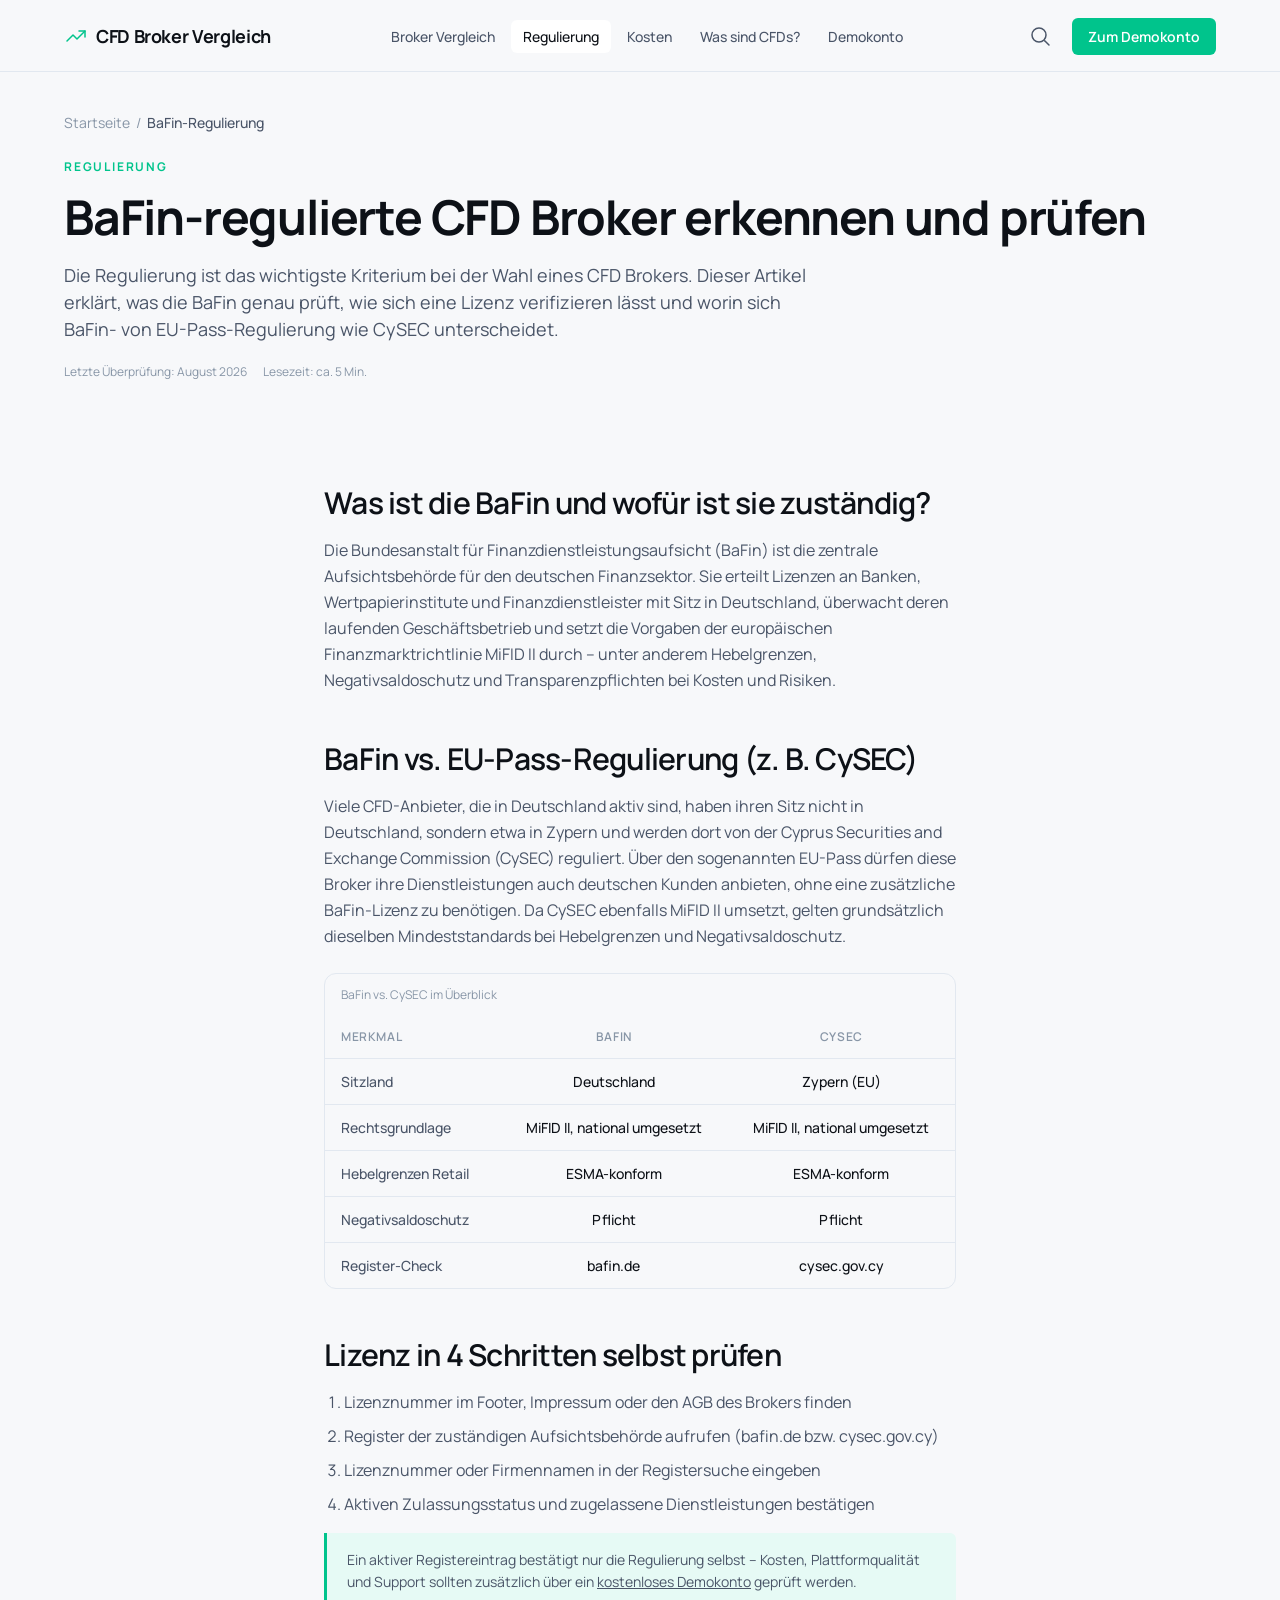
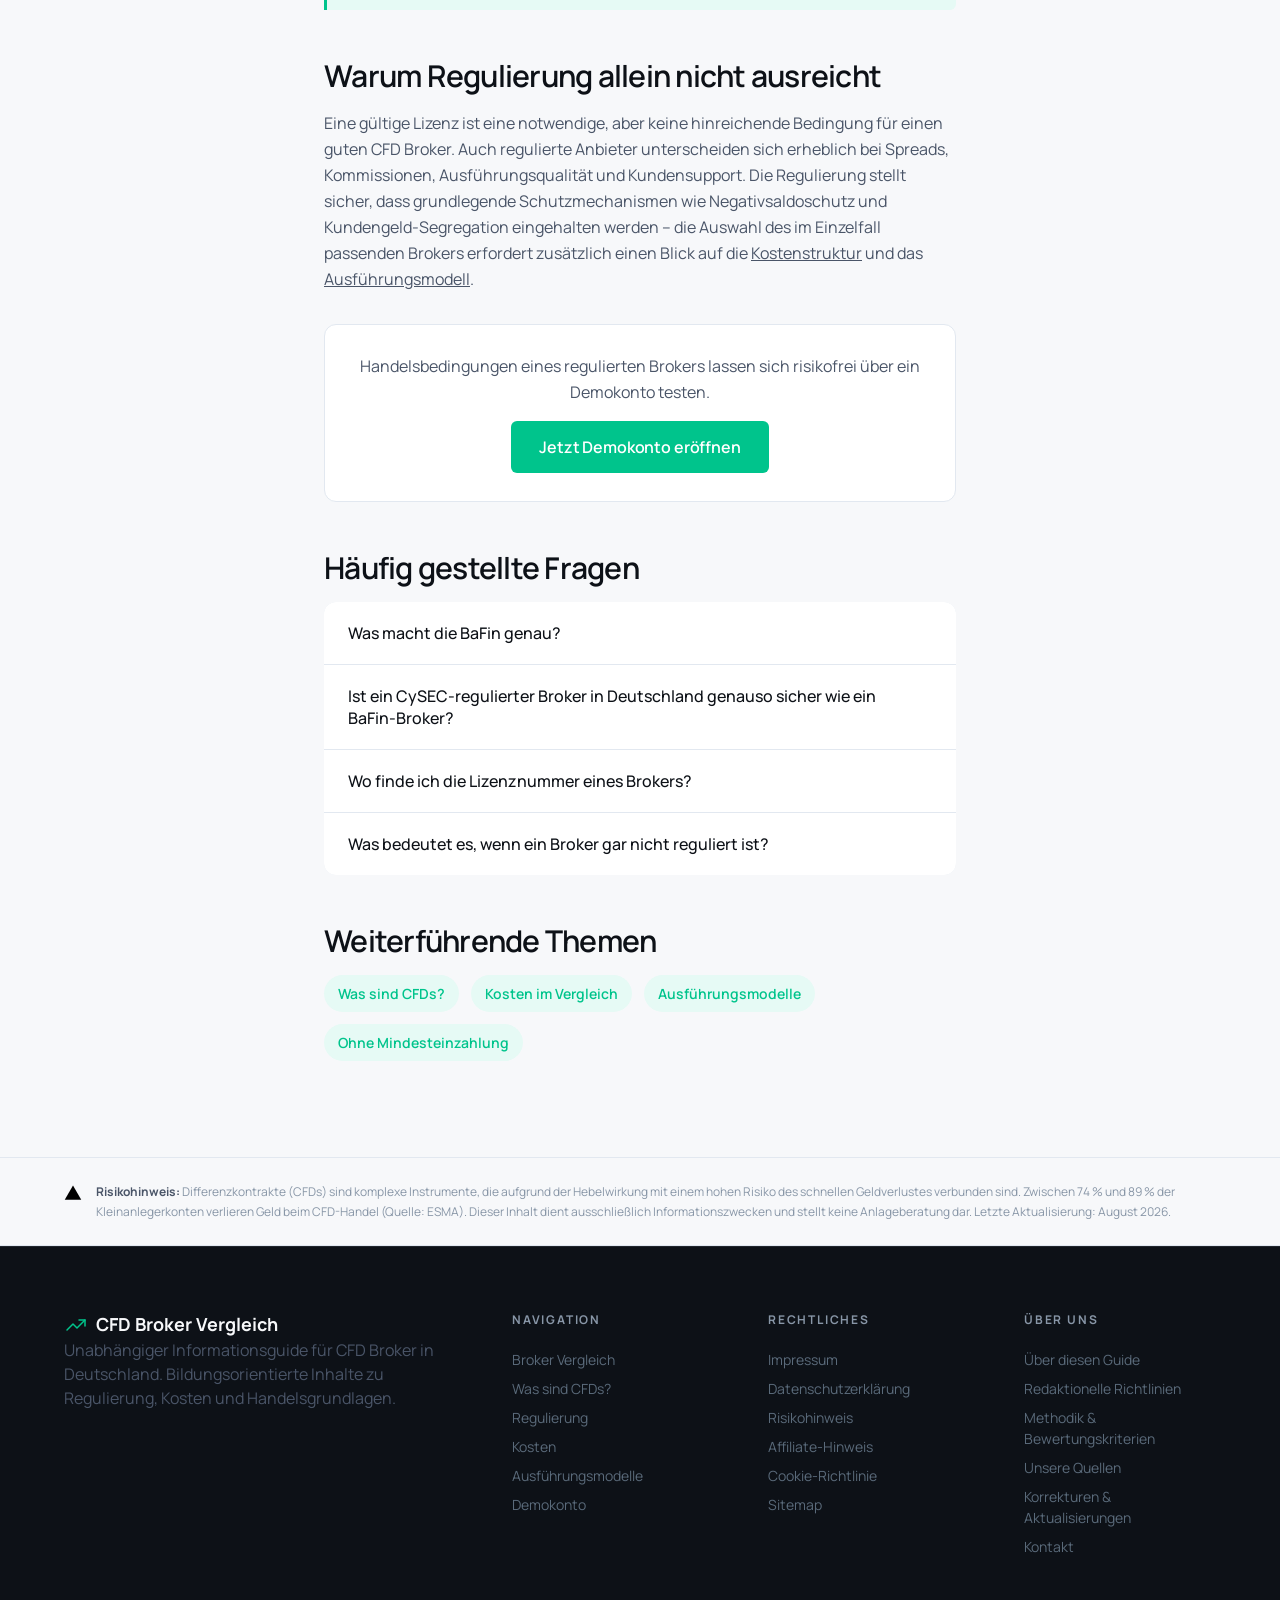
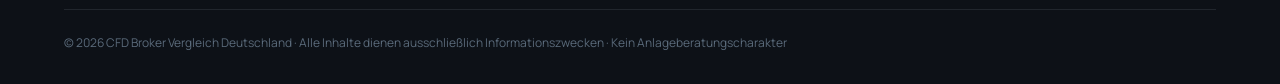
<file: cfd-broker-regulierung-bafin.html>
<!DOCTYPE html>
<html lang="de">
<head>
<!-- Google tag (gtag.js) -->
<script async src="https://www.googletagmanager.com/gtag/js?id=G-8XX99W57R1"></script>
<script>
  window.dataLayer = window.dataLayer || [];
  function gtag(){dataLayer.push(arguments);}
  gtag('js', new Date());

  gtag('config', 'G-8XX99W57R1');
</script>
<meta charset="UTF-8">
<meta name="viewport" content="width=device-width, initial-scale=1">
<title>BaFin-regulierte CFD Broker erkennen und prüfen (2026)</title>
<meta name="description" content="So erkennen und prüfen Sie BaFin-regulierte CFD Broker: Lizenznummer, Register-Check und Unterschied zu EU-Pass-Regulierung wie CySEC.">
<link rel="canonical" href="https://guter-cfd-broker.de/cfd-broker-regulierung-bafin">
<link rel="icon" type="image/svg+xml" href="favicon.svg">

<meta property="og:title" content="BaFin-regulierte CFD Broker erkennen und prüfen">
<meta property="og:description" content="Lizenznummer, Register-Check und Unterschied zu EU-Pass-Regulierung wie CySEC.">
<meta property="og:type" content="article">
<meta property="og:locale" content="de_DE">
<meta property="og:url" content="https://guter-cfd-broker.de/cfd-broker-regulierung-bafin">

<link rel="preconnect" href="https://fonts.googleapis.com">
<link rel="preconnect" href="https://fonts.gstatic.com" crossorigin>
<link rel="stylesheet" href="assets/style.css">

<script type="application/ld+json">
{
  "@context": "https://schema.org",
  "@type": "WebPage",
  "name": "BaFin-regulierte CFD Broker erkennen und prüfen",
  "url": "https://guter-cfd-broker.de/cfd-broker-regulierung-bafin",
  "description": "So erkennen und prüfen Sie BaFin-regulierte CFD Broker: Lizenznummer, Register-Check und Unterschied zu EU-Pass-Regulierung wie CySEC.",
  "inLanguage": "de",
  "datePublished": "2026-01-01",
  "dateModified": "2026-08-28",
  "author": { "@type": "Organization", "name": "CFD Broker Vergleich Deutschland" }
}
</script>
<script type="application/ld+json">
{
  "@context": "https://schema.org",
  "@type": "BreadcrumbList",
  "itemListElement": [
    { "@type": "ListItem", "position": 1, "name": "Startseite", "item": "https://guter-cfd-broker.de/" },
    { "@type": "ListItem", "position": 2, "name": "BaFin-Regulierung", "item": "https://guter-cfd-broker.de/cfd-broker-regulierung-bafin" }
  ]
}
</script>
<script type="application/ld+json">
{
  "@context": "https://schema.org",
  "@type": "FAQPage",
  "mainEntity": [
    { "@type": "Question", "name": "Was macht die BaFin genau?", "acceptedAnswer": { "@type": "Answer", "text": "Die Bundesanstalt für Finanzdienstleistungsaufsicht (BaFin) beaufsichtigt Banken, Finanzdienstleister und Wertpapierinstitute mit Sitz in Deutschland. Sie erteilt Lizenzen, überwacht die Einhaltung von MiFID-II-Vorgaben und kann bei Verstößen Maßnahmen bis zum Lizenzentzug verhängen." } },
    { "@type": "Question", "name": "Ist ein CySEC-regulierter Broker in Deutschland genauso sicher wie ein BaFin-Broker?", "acceptedAnswer": { "@type": "Answer", "text": "CySEC-regulierte Broker aus Zypern operieren über den EU-Pass unter denselben MiFID-II-Mindeststandards wie BaFin-Broker, etwa bei Hebelgrenzen und Negativsaldoschutz. Unterschiede können bei der Durchsetzungspraxis, Einlagensicherung und Reaktionszeit der jeweiligen Aufsichtsbehörde bestehen." } },
    { "@type": "Question", "name": "Wo finde ich die Lizenznummer eines Brokers?", "acceptedAnswer": { "@type": "Answer", "text": "Die Lizenznummer wird üblicherweise im Footer der Broker-Website, in den AGB oder im Impressum angegeben. Seriöse Broker legen diese Angabe offen zugänglich dar, da sie gesetzlich zur Transparenz verpflichtet sind." } },
    { "@type": "Question", "name": "Was bedeutet es, wenn ein Broker gar nicht reguliert ist?", "acceptedAnswer": { "@type": "Answer", "text": "Ohne Regulierung entfallen gesetzliche Schutzmechanismen wie Negativsaldoschutz, Einlagensicherung und Aufsicht über die Geschäftspraxis. Von der Nutzung nicht regulierter CFD-Anbieter wird grundsätzlich abgeraten." } }
  ]
}
</script>
</head>
<body>

<header class="site-header" id="site-header">
  <div class="container header-inner">
    <a href="/" class="site-logo" aria-label="Startseite">
      <svg class="icon" viewBox="0 0 24 24" aria-hidden="true"><path d="M3 17l6-6 4 4 8-8"/><path d="M15 7h6v6"/></svg>
      CFD Broker Vergleich
    </a>
    <nav class="main-nav" aria-label="Hauptnavigation">
      <a href="/#vergleich">Broker Vergleich</a>
      <a href="/#regulierung" class="active">Regulierung</a>
      <a href="/#kosten">Kosten</a>
      <a href="/was-sind-cfds">Was sind CFDs?</a>
      <a href="/cfd-demokonto-broker-testen">Demokonto</a>
    </nav>
    <div class="header-actions">
      <button class="icon-btn" aria-label="Suche öffnen">
        <svg class="icon" viewBox="0 0 24 24" aria-hidden="true"><circle cx="11" cy="11" r="7"/><path d="M21 21l-4.3-4.3"/></svg>
      </button>
      <a class="btn-header" href="https://libertex.com/de/" rel="sponsored noopener" target="_blank">Zum Demokonto</a>
    </div>
  </div>
</header>

<main>
<section class="article-hero">
  <div class="container">
    <nav class="breadcrumb" aria-label="Breadcrumb">
      <a href="/">Startseite</a><span aria-hidden="true">/</span><span aria-current="page">BaFin-Regulierung</span>
    </nav>
    <span class="eyebrow">Regulierung</span>
    <h1>BaFin-regulierte CFD Broker erkennen und prüfen</h1>
    <p class="article-lead">Die Regulierung ist das wichtigste Kriterium bei der Wahl eines CFD Brokers. Dieser Artikel erklärt, was die BaFin genau prüft, wie sich eine Lizenz verifizieren lässt und worin sich BaFin- von EU-Pass-Regulierung wie CySEC unterscheidet.</p>
    <div class="article-meta">
      <span>Letzte Überprüfung: August 2026</span>
      <span>Lesezeit: ca. 5 Min.</span>
    </div>
  </div>
</section>

<section class="section">
  <div class="container article-body">
    <h2>Was ist die BaFin und wofür ist sie zuständig?</h2>
    <p>Die Bundesanstalt für Finanzdienstleistungsaufsicht (BaFin) ist die zentrale Aufsichtsbehörde für den deutschen Finanzsektor. Sie erteilt Lizenzen an Banken, Wertpapierinstitute und Finanzdienstleister mit Sitz in Deutschland, überwacht deren laufenden Geschäftsbetrieb und setzt die Vorgaben der europäischen Finanzmarktrichtlinie MiFID II durch – unter anderem Hebelgrenzen, Negativsaldoschutz und Transparenzpflichten bei Kosten und Risiken.</p>

    <h2>BaFin vs. EU-Pass-Regulierung (z. B. CySEC)</h2>
    <p>Viele CFD-Anbieter, die in Deutschland aktiv sind, haben ihren Sitz nicht in Deutschland, sondern etwa in Zypern und werden dort von der Cyprus Securities and Exchange Commission (CySEC) reguliert. Über den sogenannten EU-Pass dürfen diese Broker ihre Dienstleistungen auch deutschen Kunden anbieten, ohne eine zusätzliche BaFin-Lizenz zu benötigen. Da CySEC ebenfalls MiFID II umsetzt, gelten grundsätzlich dieselben Mindeststandards bei Hebelgrenzen und Negativsaldoschutz.</p>

    <div class="data-table-wrap">
      <table class="data-table">
        <caption>BaFin vs. CySEC im Überblick</caption>
        <thead><tr><th>Merkmal</th><th>BaFin</th><th>CySEC</th></tr></thead>
        <tbody>
          <tr><td>Sitzland</td><td>Deutschland</td><td>Zypern (EU)</td></tr>
          <tr><td>Rechtsgrundlage</td><td>MiFID II, national umgesetzt</td><td>MiFID II, national umgesetzt</td></tr>
          <tr><td>Hebelgrenzen Retail</td><td>ESMA-konform</td><td>ESMA-konform</td></tr>
          <tr><td>Negativsaldoschutz</td><td>Pflicht</td><td>Pflicht</td></tr>
          <tr><td>Register-Check</td><td>bafin.de</td><td>cysec.gov.cy</td></tr>
        </tbody>
      </table>
    </div>

    <h2>Lizenz in 4 Schritten selbst prüfen</h2>
    <ol>
      <li>Lizenznummer im Footer, Impressum oder den AGB des Brokers finden</li>
      <li>Register der zuständigen Aufsichtsbehörde aufrufen (bafin.de bzw. cysec.gov.cy)</li>
      <li>Lizenznummer oder Firmennamen in der Registersuche eingeben</li>
      <li>Aktiven Zulassungsstatus und zugelassene Dienstleistungen bestätigen</li>
    </ol>
    <p class="lead-note">Ein aktiver Registereintrag bestätigt nur die Regulierung selbst – Kosten, Plattformqualität und Support sollten zusätzlich über ein <a href="/cfd-demokonto-broker-testen">kostenloses Demokonto</a> geprüft werden.</p>

    <h2>Warum Regulierung allein nicht ausreicht</h2>
    <p>Eine gültige Lizenz ist eine notwendige, aber keine hinreichende Bedingung für einen guten CFD Broker. Auch regulierte Anbieter unterscheiden sich erheblich bei Spreads, Kommissionen, Ausführungsqualität und Kundensupport. Die Regulierung stellt sicher, dass grundlegende Schutzmechanismen wie Negativsaldoschutz und Kundengeld-Segregation eingehalten werden – die Auswahl des im Einzelfall passenden Brokers erfordert zusätzlich einen Blick auf die <a href="/cfd-broker-kosten-vergleich">Kostenstruktur</a> und das <a href="/cfd-broker-ausfuehrungsmodelle">Ausführungsmodell</a>.</p>

    <div class="inline-cta">
      <p>Handelsbedingungen eines regulierten Brokers lassen sich risikofrei über ein Demokonto testen.</p>
      <a class="btn-primary" href="https://libertex.com/de/" rel="sponsored noopener" target="_blank">Jetzt Demokonto eröffnen</a>
    </div>

    <h2>Häufig gestellte Fragen</h2>
    <div class="faq-list" style="margin-top:16px;">
      <div class="faq-item">
        <button class="faq-question" aria-expanded="false">Was macht die BaFin genau?<svg class="faq-icon" viewBox="0 0 24 24"><path d="M12 5v14M5 12h14"/></svg></button>
        <div class="faq-answer"><p>Die Bundesanstalt für Finanzdienstleistungsaufsicht (BaFin) beaufsichtigt Banken, Finanzdienstleister und Wertpapierinstitute mit Sitz in Deutschland. Sie erteilt Lizenzen, überwacht die Einhaltung von MiFID-II-Vorgaben und kann bei Verstößen Maßnahmen bis zum Lizenzentzug verhängen.</p></div>
      </div>
      <div class="faq-item">
        <button class="faq-question" aria-expanded="false">Ist ein CySEC-regulierter Broker in Deutschland genauso sicher wie ein BaFin-Broker?<svg class="faq-icon" viewBox="0 0 24 24"><path d="M12 5v14M5 12h14"/></svg></button>
        <div class="faq-answer"><p>CySEC-regulierte Broker aus Zypern operieren über den EU-Pass unter denselben MiFID-II-Mindeststandards wie BaFin-Broker, etwa bei Hebelgrenzen und Negativsaldoschutz. Unterschiede können bei der Durchsetzungspraxis, Einlagensicherung und Reaktionszeit der jeweiligen Aufsichtsbehörde bestehen.</p></div>
      </div>
      <div class="faq-item">
        <button class="faq-question" aria-expanded="false">Wo finde ich die Lizenznummer eines Brokers?<svg class="faq-icon" viewBox="0 0 24 24"><path d="M12 5v14M5 12h14"/></svg></button>
        <div class="faq-answer"><p>Die Lizenznummer wird üblicherweise im Footer der Broker-Website, in den AGB oder im Impressum angegeben. Seriöse Broker legen diese Angabe offen zugänglich dar, da sie gesetzlich zur Transparenz verpflichtet sind.</p></div>
      </div>
      <div class="faq-item">
        <button class="faq-question" aria-expanded="false">Was bedeutet es, wenn ein Broker gar nicht reguliert ist?<svg class="faq-icon" viewBox="0 0 24 24"><path d="M12 5v14M5 12h14"/></svg></button>
        <div class="faq-answer"><p>Ohne Regulierung entfallen gesetzliche Schutzmechanismen wie Negativsaldoschutz, Einlagensicherung und Aufsicht über die Geschäftspraxis. Von der Nutzung nicht regulierter CFD-Anbieter wird grundsätzlich abgeraten.</p></div>
      </div>
    </div>

    <h2>Weiterführende Themen</h2>
    <div class="related-mini">
      <a href="/was-sind-cfds">Was sind CFDs?</a>
      <a href="/cfd-broker-kosten-vergleich">Kosten im Vergleich</a>
      <a href="/cfd-broker-ausfuehrungsmodelle">Ausführungsmodelle</a>
      <a href="/cfd-broker-ohne-mindesteinzahlung">Ohne Mindesteinzahlung</a>
    </div>
  </div>
</section>
</main>

<div class="risk-disclosure" role="region" aria-label="Risikohinweis">
  <div class="container risk-disclosure-inner">
    <svg class="risk-icon" viewBox="0 0 24 24"><path d="M12 2L1 21h22L12 2z"/><path d="M12 9v5"/></svg>
    <p class="risk-text"><strong>Risikohinweis:</strong> Differenzkontrakte (CFDs) sind komplexe Instrumente, die aufgrund der Hebelwirkung mit einem hohen Risiko des schnellen Geldverlustes verbunden sind. Zwischen 74 % und 89 % der Kleinanlegerkonten verlieren Geld beim CFD-Handel (Quelle: ESMA). Dieser Inhalt dient ausschließlich Informationszwecken und stellt keine Anlageberatung dar. Letzte Aktualisierung: August 2026.</p>
  </div>
</div>

<footer class="site-footer">
  <div class="container">
    <div class="footer-grid">
      <div>
        <div class="footer-brand"><svg class="icon footer-brand-icon" viewBox="0 0 24 24"><path d="M3 17l6-6 4 4 8-8"/><path d="M15 7h6v6"/></svg>CFD Broker Vergleich</div>
        <p>Unabhängiger Informationsguide für CFD Broker in Deutschland. Bildungsorientierte Inhalte zu Regulierung, Kosten und Handelsgrundlagen.</p>
      </div>
      <div class="footer-col">
        <div class="footer-col-title">Navigation</div>
        <a href="/#vergleich">Broker Vergleich</a>
        <a href="/was-sind-cfds">Was sind CFDs?</a>
        <a href="/#regulierung">Regulierung</a>
        <a href="/#kosten">Kosten</a>
        <a href="/cfd-broker-ausfuehrungsmodelle">Ausführungsmodelle</a>
        <a href="/cfd-demokonto-broker-testen">Demokonto</a>
      </div>
      <div class="footer-col">
        <div class="footer-col-title">Rechtliches</div>
        <a href="/impressum">Impressum</a>
        <a href="/datenschutzerklaerung">Datenschutzerklärung</a>
        <a href="/risikohinweis">Risikohinweis</a>
        <a href="/affiliate-hinweis">Affiliate-Hinweis</a>
        <a href="/cookie-richtlinie">Cookie-Richtlinie</a>
        <a href="/sitemap.xml">Sitemap</a>
      </div>
      <div class="footer-col">
        <div class="footer-col-title">Über uns</div>
        <a href="/ueber-diesen-guide">Über diesen Guide</a>
        <a href="/redaktionelle-richtlinien">Redaktionelle Richtlinien</a>
        <a href="/methodik">Methodik & Bewertungskriterien</a>
        <a href="/quellen">Unsere Quellen</a>
        <a href="/korrekturen">Korrekturen & Aktualisierungen</a>
        <a href="/kontakt">Kontakt</a>
      </div>
    </div>
    <div class="footer-bottom">
      <span>© 2026 CFD Broker Vergleich Deutschland · Alle Inhalte dienen ausschließlich Informationszwecken · Kein Anlageberatungscharakter</span>
    </div>
  </div>
</footer>

<script src="assets/app.js"></script>
</body>
</html>
</file>
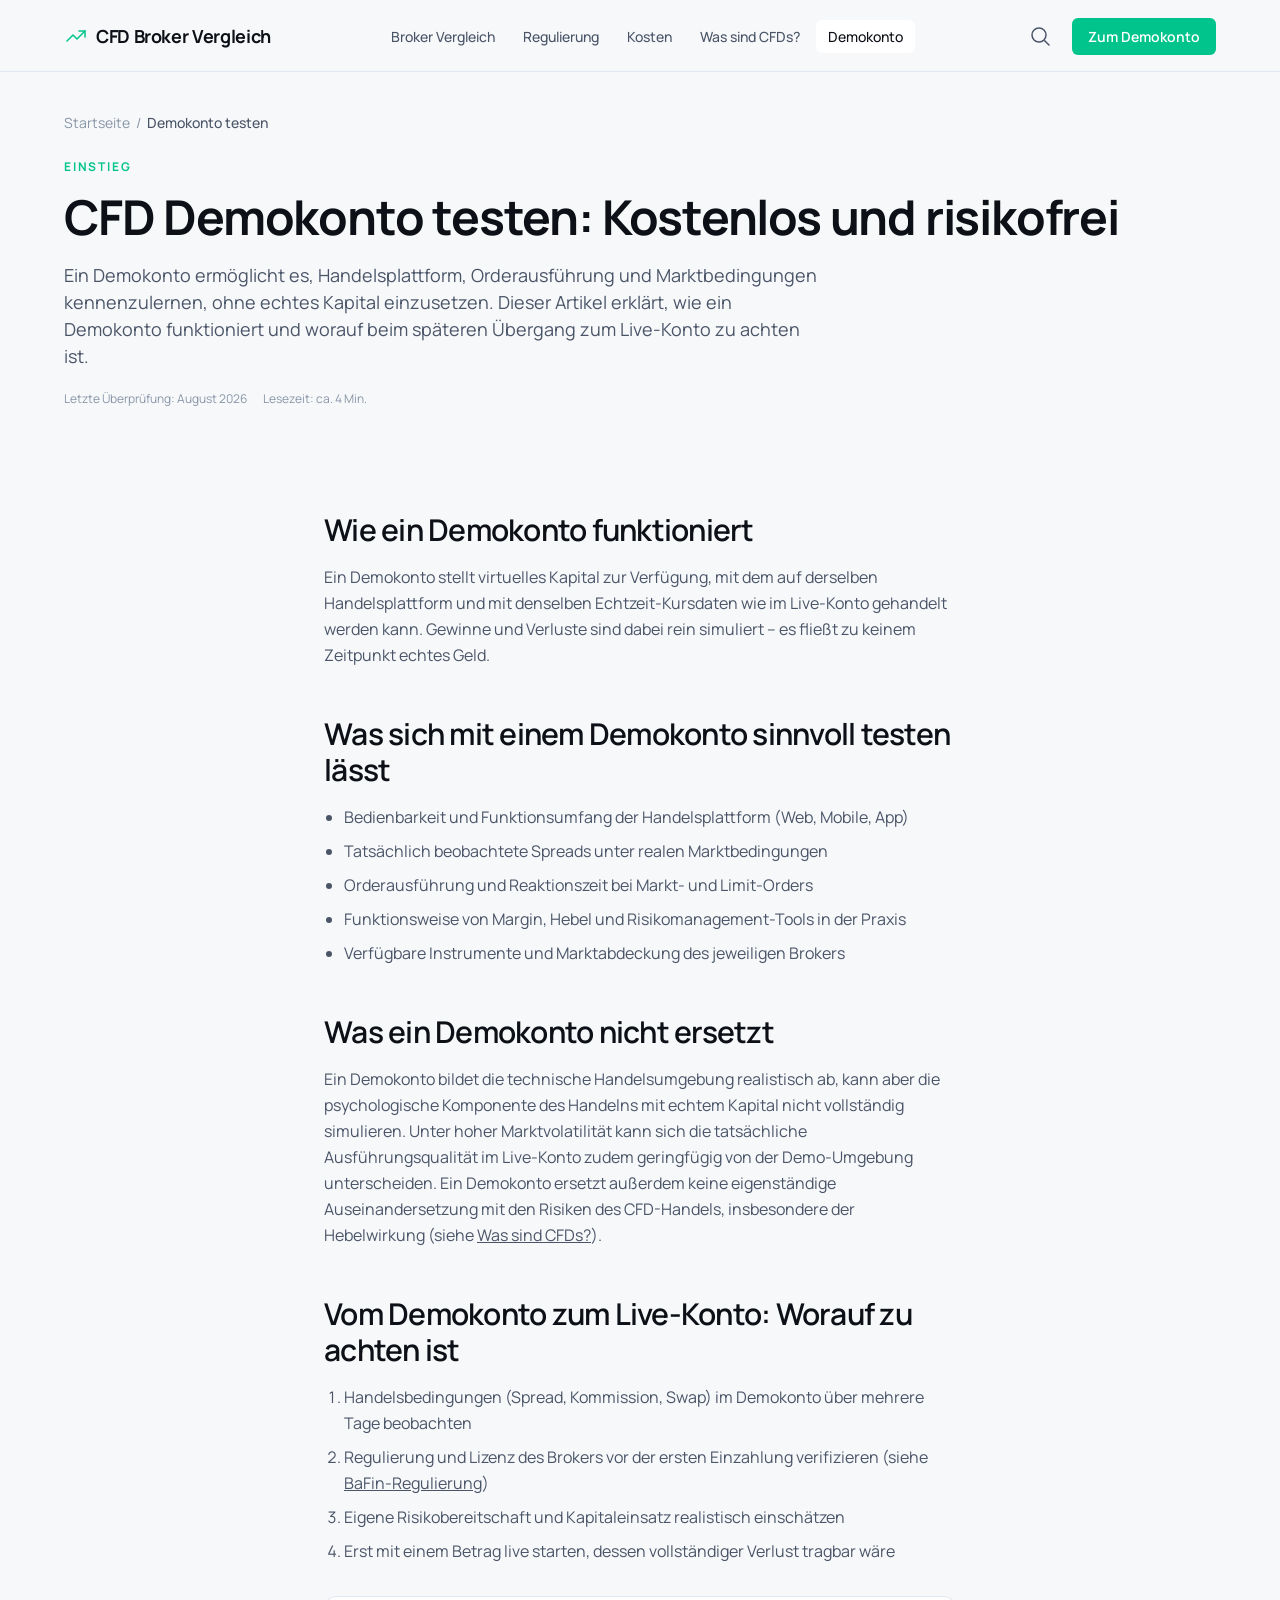
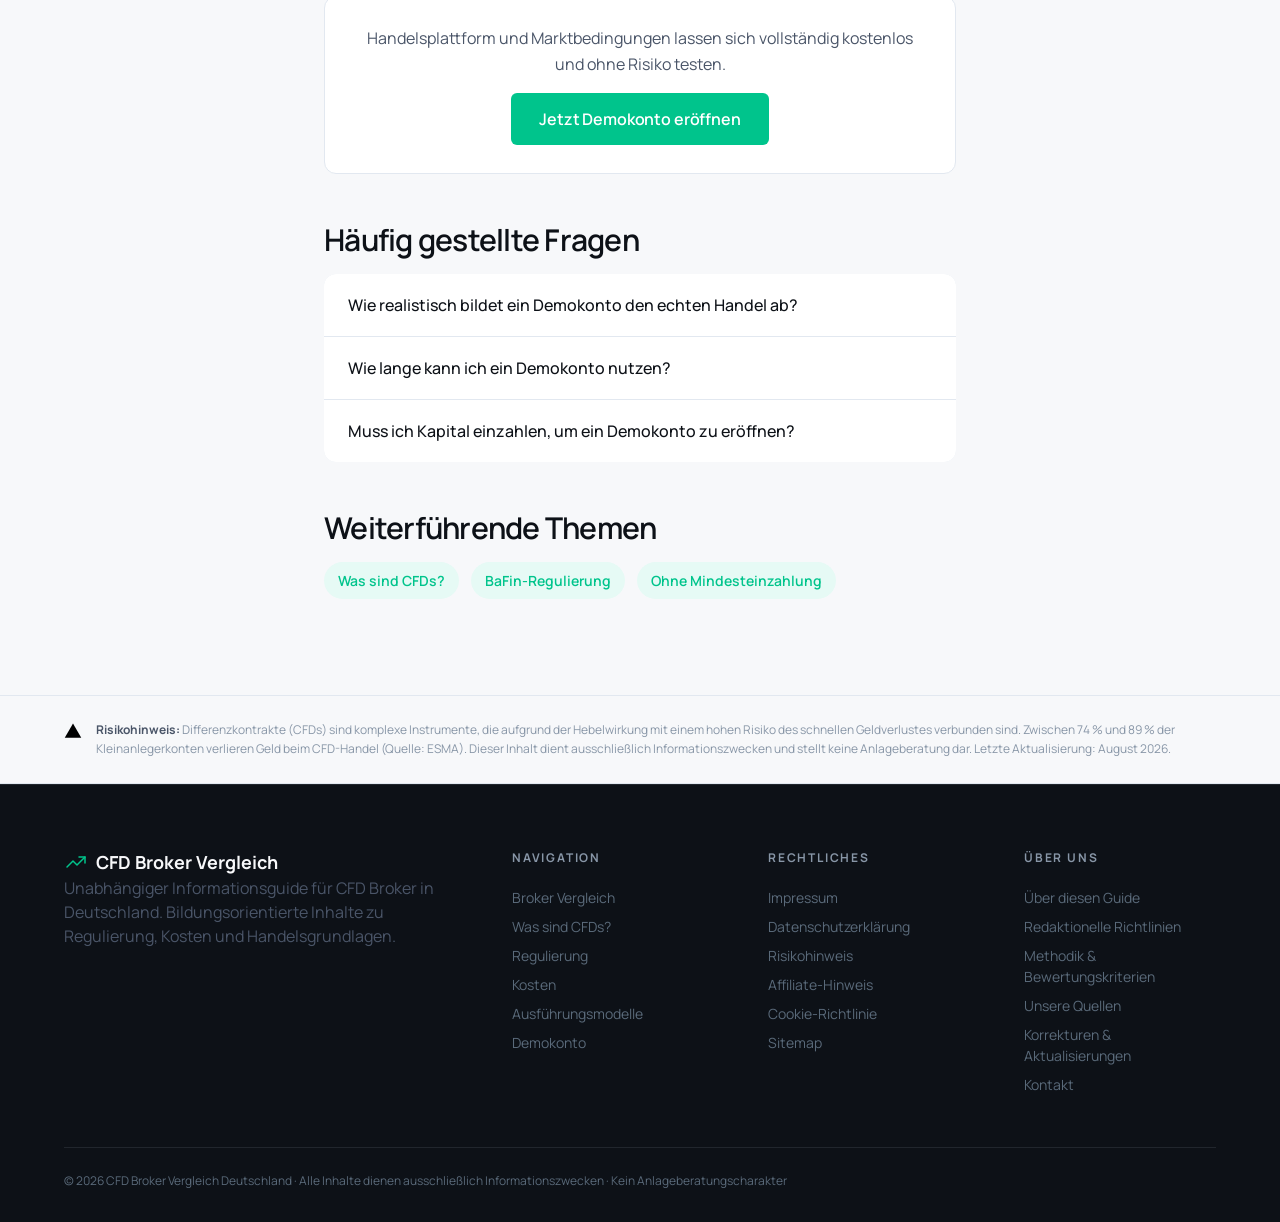
<file: cfd-demokonto-broker-testen.html>
<!DOCTYPE html>
<html lang="de">
<head>
<!-- Google tag (gtag.js) -->
<script async src="https://www.googletagmanager.com/gtag/js?id=G-8XX99W57R1"></script>
<script>
  window.dataLayer = window.dataLayer || [];
  function gtag(){dataLayer.push(arguments);}
  gtag('js', new Date());

  gtag('config', 'G-8XX99W57R1');
</script>
<meta charset="UTF-8">
<meta name="viewport" content="width=device-width, initial-scale=1">
<title>CFD Demokonto testen: Kostenlos und risikofrei (2026)</title>
<meta name="description" content="CFD Demokonto testen: Wie ein Demokonto funktioniert, was sich damit prüfen lässt und worauf beim Übergang zum Live-Konto zu achten ist.">
<link rel="canonical" href="https://guter-cfd-broker.de/cfd-demokonto-broker-testen">
<link rel="icon" type="image/svg+xml" href="favicon.svg">

<meta property="og:title" content="CFD Demokonto testen: Kostenlos und risikofrei">
<meta property="og:description" content="Wie ein Demokonto funktioniert und was sich damit prüfen lässt.">
<meta property="og:type" content="article">
<meta property="og:locale" content="de_DE">
<meta property="og:url" content="https://guter-cfd-broker.de/cfd-demokonto-broker-testen">

<link rel="preconnect" href="https://fonts.googleapis.com">
<link rel="preconnect" href="https://fonts.gstatic.com" crossorigin>
<link rel="stylesheet" href="assets/style.css">

<script type="application/ld+json">
{
  "@context": "https://schema.org",
  "@type": "WebPage",
  "name": "CFD Demokonto testen: Kostenlos und risikofrei",
  "url": "https://guter-cfd-broker.de/cfd-demokonto-broker-testen",
  "description": "CFD Demokonto testen: Wie ein Demokonto funktioniert, was sich damit prüfen lässt und worauf beim Übergang zum Live-Konto zu achten ist.",
  "inLanguage": "de",
  "datePublished": "2026-01-01",
  "dateModified": "2026-08-28",
  "author": { "@type": "Organization", "name": "CFD Broker Vergleich Deutschland" }
}
</script>
<script type="application/ld+json">
{
  "@context": "https://schema.org",
  "@type": "BreadcrumbList",
  "itemListElement": [
    { "@type": "ListItem", "position": 1, "name": "Startseite", "item": "https://guter-cfd-broker.de/" },
    { "@type": "ListItem", "position": 2, "name": "Demokonto testen", "item": "https://guter-cfd-broker.de/cfd-demokonto-broker-testen" }
  ]
}
</script>
<script type="application/ld+json">
{
  "@context": "https://schema.org",
  "@type": "FAQPage",
  "mainEntity": [
    { "@type": "Question", "name": "Wie realistisch bildet ein Demokonto den echten Handel ab?", "acceptedAnswer": { "@type": "Answer", "text": "Ein Demokonto nutzt in der Regel dieselbe Handelsplattform und dieselben Echtzeit-Kursdaten wie das Live-Konto. Unterschiede können bei der Ausführungsqualität unter hoher Marktvolatilität sowie beim psychologischen Faktor bestehen, da kein echtes Kapital im Risiko steht." } },
    { "@type": "Question", "name": "Wie lange kann ich ein Demokonto nutzen?", "acceptedAnswer": { "@type": "Answer", "text": "Die Verfügbarkeit eines Demokontos ist brokerabhängig – manche Anbieter stellen es zeitlich unbegrenzt zur Verfügung, andere befristen es auf einen bestimmten Zeitraum. Details dazu finden sich in den Nutzungsbedingungen des jeweiligen Brokers." } },
    { "@type": "Question", "name": "Muss ich Kapital einzahlen, um ein Demokonto zu eröffnen?", "acceptedAnswer": { "@type": "Answer", "text": "Nein, ein Demokonto arbeitet mit virtuellem Kapital und erfordert keine echte Einzahlung. Erst beim Wechsel zu einem Live-Konto wird eine Einzahlung mit echtem Geld erforderlich." } }
  ]
}
</script>
</head>
<body>

<header class="site-header" id="site-header">
  <div class="container header-inner">
    <a href="/" class="site-logo" aria-label="Startseite">
      <svg class="icon" viewBox="0 0 24 24" aria-hidden="true"><path d="M3 17l6-6 4 4 8-8"/><path d="M15 7h6v6"/></svg>
      CFD Broker Vergleich
    </a>
    <nav class="main-nav" aria-label="Hauptnavigation">
      <a href="/#vergleich">Broker Vergleich</a>
      <a href="/#regulierung">Regulierung</a>
      <a href="/#kosten">Kosten</a>
      <a href="/was-sind-cfds">Was sind CFDs?</a>
      <a href="/cfd-demokonto-broker-testen" class="active">Demokonto</a>
    </nav>
    <div class="header-actions">
      <button class="icon-btn" aria-label="Suche öffnen">
        <svg class="icon" viewBox="0 0 24 24" aria-hidden="true"><circle cx="11" cy="11" r="7"/><path d="M21 21l-4.3-4.3"/></svg>
      </button>
      <a class="btn-header" href="https://libertex.com/de/" rel="sponsored noopener" target="_blank">Zum Demokonto</a>
    </div>
  </div>
</header>

<main>
<section class="article-hero">
  <div class="container">
    <nav class="breadcrumb" aria-label="Breadcrumb">
      <a href="/">Startseite</a><span aria-hidden="true">/</span><span aria-current="page">Demokonto testen</span>
    </nav>
    <span class="eyebrow">Einstieg</span>
    <h1>CFD Demokonto testen: Kostenlos und risikofrei</h1>
    <p class="article-lead">Ein Demokonto ermöglicht es, Handelsplattform, Orderausführung und Marktbedingungen kennenzulernen, ohne echtes Kapital einzusetzen. Dieser Artikel erklärt, wie ein Demokonto funktioniert und worauf beim späteren Übergang zum Live-Konto zu achten ist.</p>
    <div class="article-meta">
      <span>Letzte Überprüfung: August 2026</span>
      <span>Lesezeit: ca. 4 Min.</span>
    </div>
  </div>
</section>

<section class="section">
  <div class="container article-body">
    <h2>Wie ein Demokonto funktioniert</h2>
    <p>Ein Demokonto stellt virtuelles Kapital zur Verfügung, mit dem auf derselben Handelsplattform und mit denselben Echtzeit-Kursdaten wie im Live-Konto gehandelt werden kann. Gewinne und Verluste sind dabei rein simuliert – es fließt zu keinem Zeitpunkt echtes Geld.</p>

    <h2>Was sich mit einem Demokonto sinnvoll testen lässt</h2>
    <ul>
      <li>Bedienbarkeit und Funktionsumfang der Handelsplattform (Web, Mobile, App)</li>
      <li>Tatsächlich beobachtete Spreads unter realen Marktbedingungen</li>
      <li>Orderausführung und Reaktionszeit bei Markt- und Limit-Orders</li>
      <li>Funktionsweise von Margin, Hebel und Risikomanagement-Tools in der Praxis</li>
      <li>Verfügbare Instrumente und Marktabdeckung des jeweiligen Brokers</li>
    </ul>

    <h2>Was ein Demokonto nicht ersetzt</h2>
    <p>Ein Demokonto bildet die technische Handelsumgebung realistisch ab, kann aber die psychologische Komponente des Handelns mit echtem Kapital nicht vollständig simulieren. Unter hoher Marktvolatilität kann sich die tatsächliche Ausführungsqualität im Live-Konto zudem geringfügig von der Demo-Umgebung unterscheiden. Ein Demokonto ersetzt außerdem keine eigenständige Auseinandersetzung mit den Risiken des CFD-Handels, insbesondere der Hebelwirkung (siehe <a href="/was-sind-cfds">Was sind CFDs?</a>).</p>

    <h2>Vom Demokonto zum Live-Konto: Worauf zu achten ist</h2>
    <ol>
      <li>Handelsbedingungen (Spread, Kommission, Swap) im Demokonto über mehrere Tage beobachten</li>
      <li>Regulierung und Lizenz des Brokers vor der ersten Einzahlung verifizieren (siehe <a href="/cfd-broker-regulierung-bafin">BaFin-Regulierung</a>)</li>
      <li>Eigene Risikobereitschaft und Kapitaleinsatz realistisch einschätzen</li>
      <li>Erst mit einem Betrag live starten, dessen vollständiger Verlust tragbar wäre</li>
    </ol>

    <div class="inline-cta">
      <p>Handelsplattform und Marktbedingungen lassen sich vollständig kostenlos und ohne Risiko testen.</p>
      <a class="btn-primary" href="https://libertex.com/de/" rel="sponsored noopener" target="_blank">Jetzt Demokonto eröffnen</a>
    </div>

    <h2>Häufig gestellte Fragen</h2>
    <div class="faq-list" style="margin-top:16px;">
      <div class="faq-item">
        <button class="faq-question" aria-expanded="false">Wie realistisch bildet ein Demokonto den echten Handel ab?<svg class="faq-icon" viewBox="0 0 24 24"><path d="M12 5v14M5 12h14"/></svg></button>
        <div class="faq-answer"><p>Ein Demokonto nutzt in der Regel dieselbe Handelsplattform und dieselben Echtzeit-Kursdaten wie das Live-Konto. Unterschiede können bei der Ausführungsqualität unter hoher Marktvolatilität sowie beim psychologischen Faktor bestehen, da kein echtes Kapital im Risiko steht.</p></div>
      </div>
      <div class="faq-item">
        <button class="faq-question" aria-expanded="false">Wie lange kann ich ein Demokonto nutzen?<svg class="faq-icon" viewBox="0 0 24 24"><path d="M12 5v14M5 12h14"/></svg></button>
        <div class="faq-answer"><p>Die Verfügbarkeit eines Demokontos ist brokerabhängig – manche Anbieter stellen es zeitlich unbegrenzt zur Verfügung, andere befristen es auf einen bestimmten Zeitraum. Details dazu finden sich in den Nutzungsbedingungen des jeweiligen Brokers.</p></div>
      </div>
      <div class="faq-item">
        <button class="faq-question" aria-expanded="false">Muss ich Kapital einzahlen, um ein Demokonto zu eröffnen?<svg class="faq-icon" viewBox="0 0 24 24"><path d="M12 5v14M5 12h14"/></svg></button>
        <div class="faq-answer"><p>Nein, ein Demokonto arbeitet mit virtuellem Kapital und erfordert keine echte Einzahlung. Erst beim Wechsel zu einem Live-Konto wird eine Einzahlung mit echtem Geld erforderlich.</p></div>
      </div>
    </div>

    <h2>Weiterführende Themen</h2>
    <div class="related-mini">
      <a href="/was-sind-cfds">Was sind CFDs?</a>
      <a href="/cfd-broker-regulierung-bafin">BaFin-Regulierung</a>
      <a href="/cfd-broker-ohne-mindesteinzahlung">Ohne Mindesteinzahlung</a>
    </div>
  </div>
</section>
</main>

<div class="risk-disclosure" role="region" aria-label="Risikohinweis">
  <div class="container risk-disclosure-inner">
    <svg class="risk-icon" viewBox="0 0 24 24"><path d="M12 2L1 21h22L12 2z"/><path d="M12 9v5"/></svg>
    <p class="risk-text"><strong>Risikohinweis:</strong> Differenzkontrakte (CFDs) sind komplexe Instrumente, die aufgrund der Hebelwirkung mit einem hohen Risiko des schnellen Geldverlustes verbunden sind. Zwischen 74 % und 89 % der Kleinanlegerkonten verlieren Geld beim CFD-Handel (Quelle: ESMA). Dieser Inhalt dient ausschließlich Informationszwecken und stellt keine Anlageberatung dar. Letzte Aktualisierung: August 2026.</p>
  </div>
</div>

<footer class="site-footer">
  <div class="container">
    <div class="footer-grid">
      <div>
        <div class="footer-brand"><svg class="icon footer-brand-icon" viewBox="0 0 24 24"><path d="M3 17l6-6 4 4 8-8"/><path d="M15 7h6v6"/></svg>CFD Broker Vergleich</div>
        <p>Unabhängiger Informationsguide für CFD Broker in Deutschland. Bildungsorientierte Inhalte zu Regulierung, Kosten und Handelsgrundlagen.</p>
      </div>
      <div class="footer-col">
        <div class="footer-col-title">Navigation</div>
        <a href="/#vergleich">Broker Vergleich</a>
        <a href="/was-sind-cfds">Was sind CFDs?</a>
        <a href="/#regulierung">Regulierung</a>
        <a href="/#kosten">Kosten</a>
        <a href="/cfd-broker-ausfuehrungsmodelle">Ausführungsmodelle</a>
        <a href="/cfd-demokonto-broker-testen">Demokonto</a>
      </div>
      <div class="footer-col">
        <div class="footer-col-title">Rechtliches</div>
        <a href="/impressum">Impressum</a>
        <a href="/datenschutzerklaerung">Datenschutzerklärung</a>
        <a href="/risikohinweis">Risikohinweis</a>
        <a href="/affiliate-hinweis">Affiliate-Hinweis</a>
        <a href="/cookie-richtlinie">Cookie-Richtlinie</a>
        <a href="/sitemap.xml">Sitemap</a>
      </div>
      <div class="footer-col">
        <div class="footer-col-title">Über uns</div>
        <a href="/ueber-diesen-guide">Über diesen Guide</a>
        <a href="/redaktionelle-richtlinien">Redaktionelle Richtlinien</a>
        <a href="/methodik">Methodik & Bewertungskriterien</a>
        <a href="/quellen">Unsere Quellen</a>
        <a href="/korrekturen">Korrekturen & Aktualisierungen</a>
        <a href="/kontakt">Kontakt</a>
      </div>
    </div>
    <div class="footer-bottom">
      <span>© 2026 CFD Broker Vergleich Deutschland · Alle Inhalte dienen ausschließlich Informationszwecken · Kein Anlageberatungscharakter</span>
    </div>
  </div>
</footer>

<script src="assets/app.js"></script>
</body>
</html>
</file>
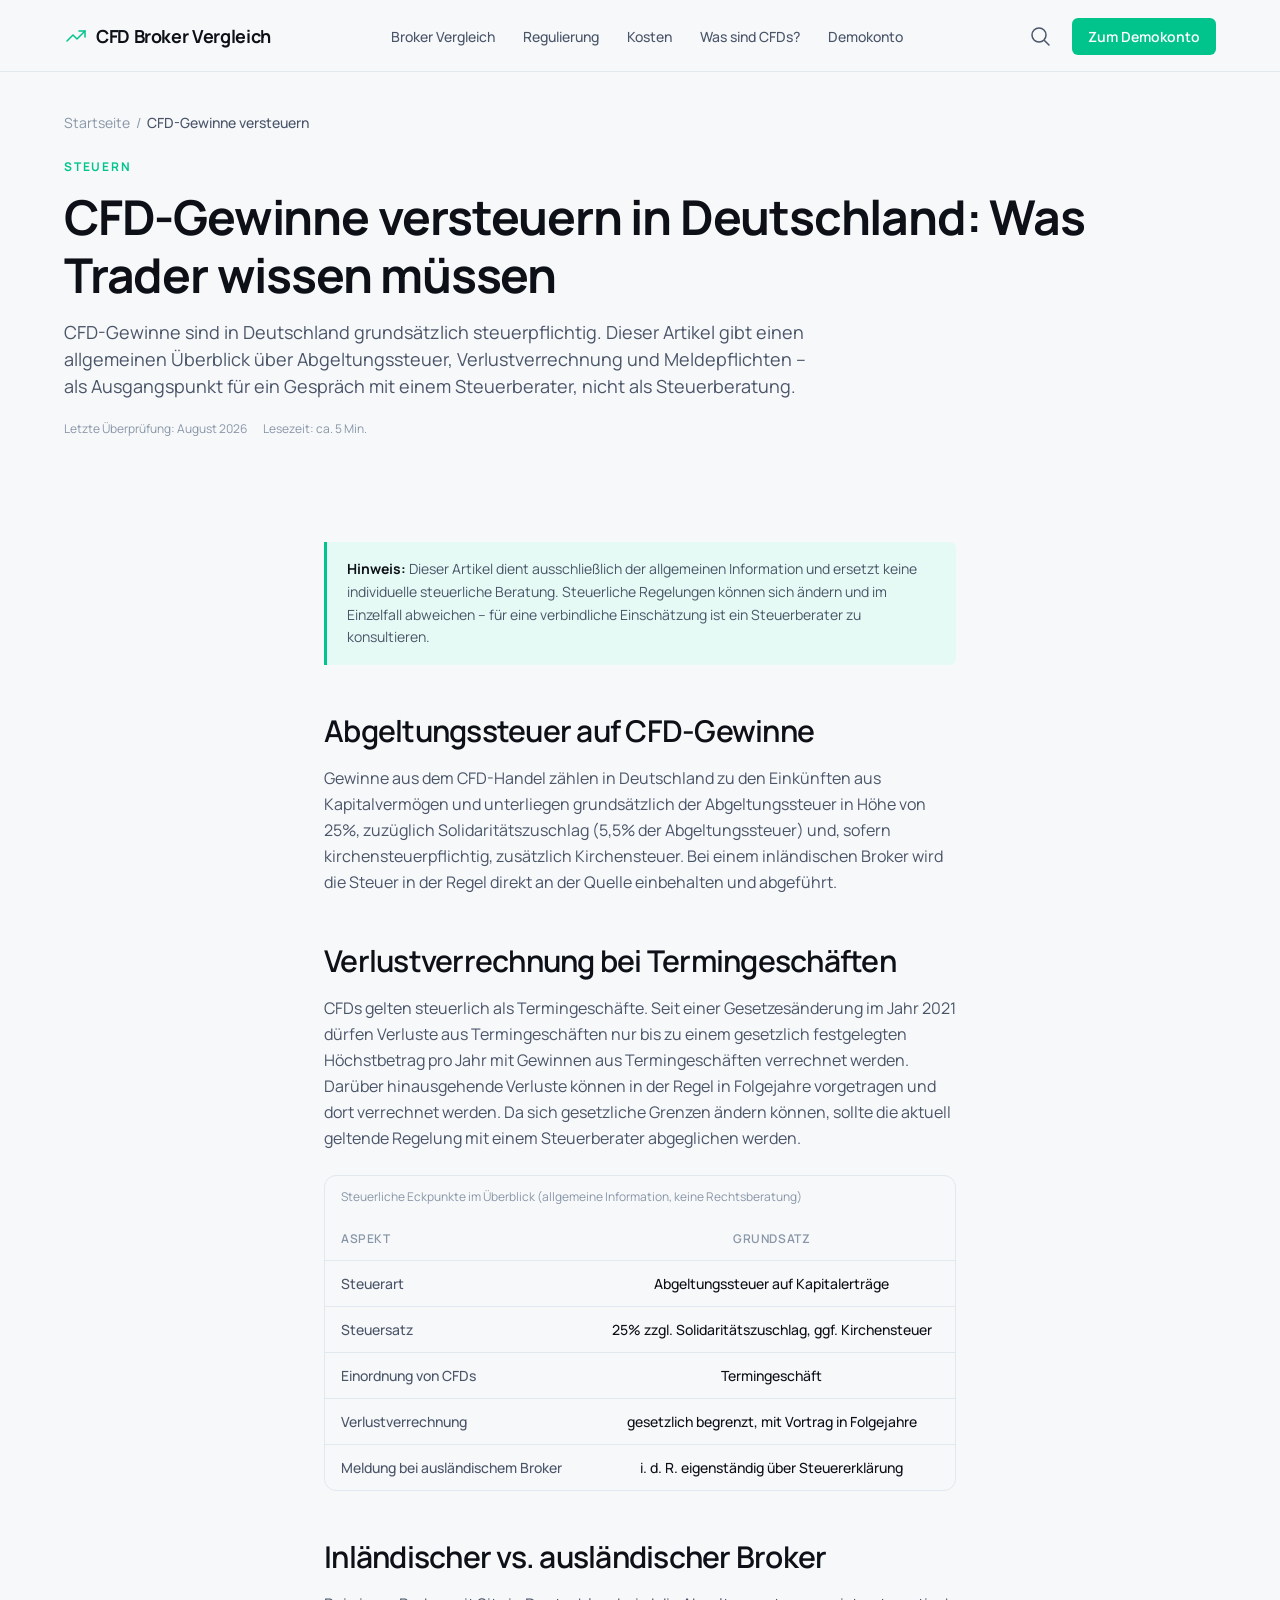
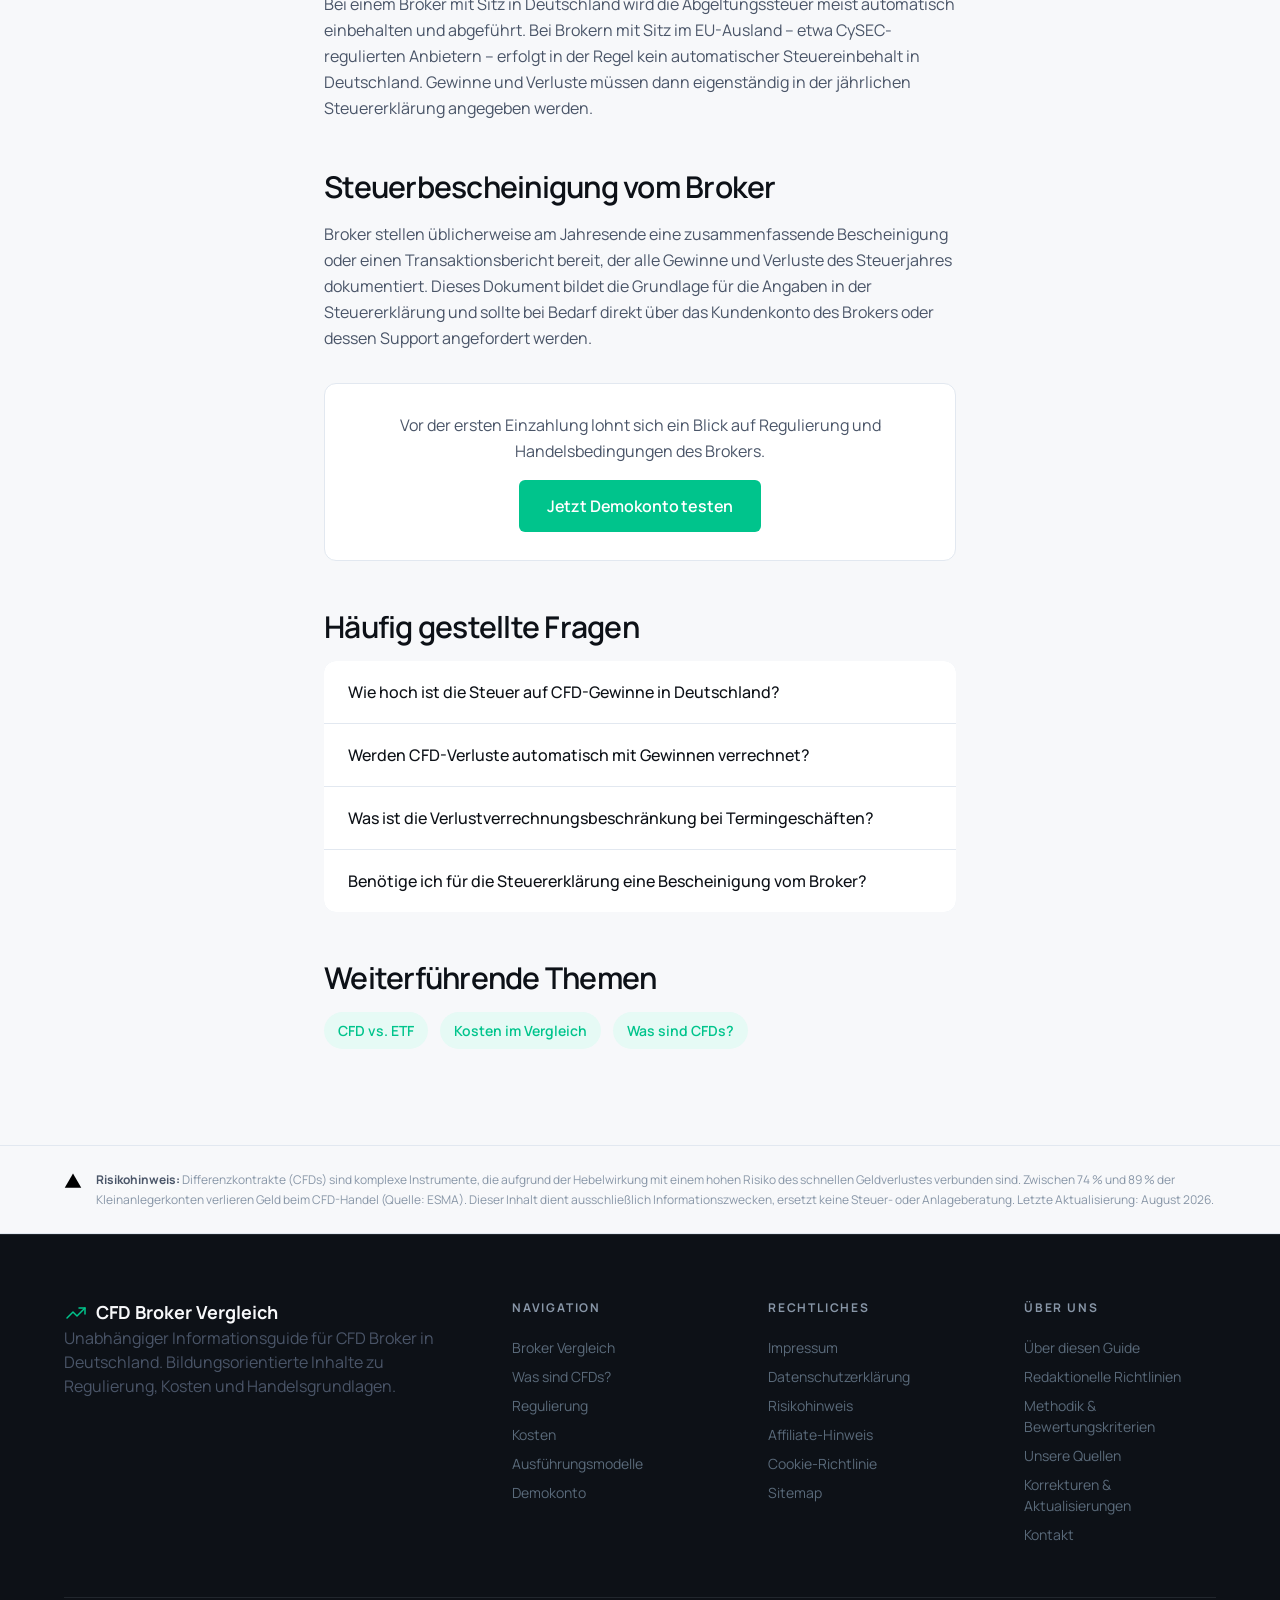
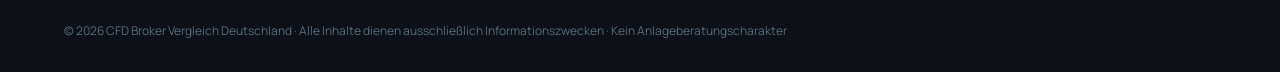
<file: cfd-gewinne-versteuern.html>
<!DOCTYPE html>
<html lang="de">
<head>
<!-- Google tag (gtag.js) -->
<script async src="https://www.googletagmanager.com/gtag/js?id=G-8XX99W57R1"></script>
<script>
  window.dataLayer = window.dataLayer || [];
  function gtag(){dataLayer.push(arguments);}
  gtag('js', new Date());

  gtag('config', 'G-8XX99W57R1');
</script>
<meta charset="UTF-8">
<meta name="viewport" content="width=device-width, initial-scale=1">
<title>CFD-Gewinne versteuern in Deutschland: Was Trader wissen müssen (2026)</title>
<meta name="description" content="CFD-Gewinne versteuern: Abgeltungssteuer, Verlustverrechnung und Steuerbescheinigung für Trader in Deutschland einfach erklärt.">
<link rel="canonical" href="https://guter-cfd-broker.de/cfd-gewinne-versteuern">
<link rel="icon" type="image/svg+xml" href="favicon.svg">

<meta property="og:title" content="CFD-Gewinne versteuern in Deutschland: Was Trader wissen müssen">
<meta property="og:description" content="Abgeltungssteuer, Verlustverrechnung und Steuerbescheinigung einfach erklärt.">
<meta property="og:type" content="article">
<meta property="og:locale" content="de_DE">
<meta property="og:url" content="https://guter-cfd-broker.de/cfd-gewinne-versteuern">

<link rel="preconnect" href="https://fonts.googleapis.com">
<link rel="preconnect" href="https://fonts.gstatic.com" crossorigin>
<link rel="stylesheet" href="assets/style.css">

<script type="application/ld+json">
{
  "@context": "https://schema.org",
  "@type": "WebPage",
  "name": "CFD-Gewinne versteuern in Deutschland: Was Trader wissen müssen",
  "url": "https://guter-cfd-broker.de/cfd-gewinne-versteuern",
  "description": "CFD-Gewinne versteuern: Abgeltungssteuer, Verlustverrechnung und Steuerbescheinigung für Trader in Deutschland einfach erklärt.",
  "inLanguage": "de",
  "datePublished": "2026-01-01",
  "dateModified": "2026-08-28",
  "author": { "@type": "Organization", "name": "CFD Broker Vergleich Deutschland" }
}
</script>
<script type="application/ld+json">
{
  "@context": "https://schema.org",
  "@type": "BreadcrumbList",
  "itemListElement": [
    { "@type": "ListItem", "position": 1, "name": "Startseite", "item": "https://guter-cfd-broker.de/" },
    { "@type": "ListItem", "position": 2, "name": "CFD-Gewinne versteuern", "item": "https://guter-cfd-broker.de/cfd-gewinne-versteuern" }
  ]
}
</script>
<script type="application/ld+json">
{
  "@context": "https://schema.org",
  "@type": "FAQPage",
  "mainEntity": [
    { "@type": "Question", "name": "Wie hoch ist die Steuer auf CFD-Gewinne in Deutschland?", "acceptedAnswer": { "@type": "Answer", "text": "CFD-Gewinne unterliegen grundsätzlich der Abgeltungssteuer von 25% zuzüglich Solidaritätszuschlag sowie ggf. Kirchensteuer, sofern zutreffend. Die genaue steuerliche Behandlung im Einzelfall sollte mit einem Steuerberater abgestimmt werden." } },
    { "@type": "Question", "name": "Werden CFD-Verluste automatisch mit Gewinnen verrechnet?", "acceptedAnswer": { "@type": "Answer", "text": "Bei einem inländischen Broker führt dieser die Verlustverrechnung im Rahmen der gesetzlichen Regeln automatisch durch. Bei ausländischen Brokern muss die Verrechnung häufig eigenständig über die Steuererklärung erfolgen. Für Termingeschäfte gilt zudem eine gesetzliche Verlustverrechnungsbeschränkung." } },
    { "@type": "Question", "name": "Was ist die Verlustverrechnungsbeschränkung bei Termingeschäften?", "acceptedAnswer": { "@type": "Answer", "text": "Seit 2021 dürfen Verluste aus Termingeschäften wie CFDs nur bis zu einem gesetzlich festgelegten Höchstbetrag pro Jahr mit Gewinnen aus Termingeschäften verrechnet werden. Nicht verrechnete Verluste können in Folgejahre vorgetragen werden. Die genaue Höhe der Grenze und etwaige Änderungen sollten aktuell mit einem Steuerberater geprüft werden." } },
    { "@type": "Question", "name": "Benötige ich für die Steuererklärung eine Bescheinigung vom Broker?", "acceptedAnswer": { "@type": "Answer", "text": "Ja, Broker stellen in der Regel eine Jahressteuerbescheinigung oder einen Verlustbescheinigungs-/Transaktionsbericht zur Verfügung, der alle relevanten Gewinne und Verluste des Steuerjahres zusammenfasst und für die Steuererklärung benötigt wird." } }
  ]
}
</script>
</head>
<body>

<header class="site-header" id="site-header">
  <div class="container header-inner">
    <a href="/" class="site-logo" aria-label="Startseite">
      <svg class="icon" viewBox="0 0 24 24" aria-hidden="true"><path d="M3 17l6-6 4 4 8-8"/><path d="M15 7h6v6"/></svg>
      CFD Broker Vergleich
    </a>
    <nav class="main-nav" aria-label="Hauptnavigation">
      <a href="/#vergleich">Broker Vergleich</a>
      <a href="/#regulierung">Regulierung</a>
      <a href="/#kosten">Kosten</a>
      <a href="/was-sind-cfds">Was sind CFDs?</a>
      <a href="/cfd-demokonto-broker-testen">Demokonto</a>
    </nav>
    <div class="header-actions">
      <button class="icon-btn" aria-label="Suche öffnen">
        <svg class="icon" viewBox="0 0 24 24" aria-hidden="true"><circle cx="11" cy="11" r="7"/><path d="M21 21l-4.3-4.3"/></svg>
      </button>
      <a class="btn-header" href="https://libertex.com/de/" rel="sponsored noopener" target="_blank">Zum Demokonto</a>
    </div>
  </div>
</header>

<main>
<section class="article-hero">
  <div class="container">
    <nav class="breadcrumb" aria-label="Breadcrumb">
      <a href="/">Startseite</a><span aria-hidden="true">/</span><span aria-current="page">CFD-Gewinne versteuern</span>
    </nav>
    <span class="eyebrow">Steuern</span>
    <h1>CFD-Gewinne versteuern in Deutschland: Was Trader wissen müssen</h1>
    <p class="article-lead">CFD-Gewinne sind in Deutschland grundsätzlich steuerpflichtig. Dieser Artikel gibt einen allgemeinen Überblick über Abgeltungssteuer, Verlustverrechnung und Meldepflichten – als Ausgangspunkt für ein Gespräch mit einem Steuerberater, nicht als Steuerberatung.</p>
    <div class="article-meta">
      <span>Letzte Überprüfung: August 2026</span>
      <span>Lesezeit: ca. 5 Min.</span>
    </div>
  </div>
</section>

<section class="section">
  <div class="container article-body">
    <p class="lead-note"><strong>Hinweis:</strong> Dieser Artikel dient ausschließlich der allgemeinen Information und ersetzt keine individuelle steuerliche Beratung. Steuerliche Regelungen können sich ändern und im Einzelfall abweichen – für eine verbindliche Einschätzung ist ein Steuerberater zu konsultieren.</p>

    <h2>Abgeltungssteuer auf CFD-Gewinne</h2>
    <p>Gewinne aus dem CFD-Handel zählen in Deutschland zu den Einkünften aus Kapitalvermögen und unterliegen grundsätzlich der Abgeltungssteuer in Höhe von 25%, zuzüglich Solidaritätszuschlag (5,5% der Abgeltungssteuer) und, sofern kirchensteuerpflichtig, zusätzlich Kirchensteuer. Bei einem inländischen Broker wird die Steuer in der Regel direkt an der Quelle einbehalten und abgeführt.</p>

    <h2>Verlustverrechnung bei Termingeschäften</h2>
    <p>CFDs gelten steuerlich als Termingeschäfte. Seit einer Gesetzesänderung im Jahr 2021 dürfen Verluste aus Termingeschäften nur bis zu einem gesetzlich festgelegten Höchstbetrag pro Jahr mit Gewinnen aus Termingeschäften verrechnet werden. Darüber hinausgehende Verluste können in der Regel in Folgejahre vorgetragen und dort verrechnet werden. Da sich gesetzliche Grenzen ändern können, sollte die aktuell geltende Regelung mit einem Steuerberater abgeglichen werden.</p>

    <div class="data-table-wrap">
      <table class="data-table">
        <caption>Steuerliche Eckpunkte im Überblick (allgemeine Information, keine Rechtsberatung)</caption>
        <thead><tr><th>Aspekt</th><th>Grundsatz</th></tr></thead>
        <tbody>
          <tr><td>Steuerart</td><td>Abgeltungssteuer auf Kapitalerträge</td></tr>
          <tr><td>Steuersatz</td><td>25% zzgl. Solidaritätszuschlag, ggf. Kirchensteuer</td></tr>
          <tr><td>Einordnung von CFDs</td><td>Termingeschäft</td></tr>
          <tr><td>Verlustverrechnung</td><td>gesetzlich begrenzt, mit Vortrag in Folgejahre</td></tr>
          <tr><td>Meldung bei ausländischem Broker</td><td>i. d. R. eigenständig über Steuererklärung</td></tr>
        </tbody>
      </table>
    </div>

    <h2>Inländischer vs. ausländischer Broker</h2>
    <p>Bei einem Broker mit Sitz in Deutschland wird die Abgeltungssteuer meist automatisch einbehalten und abgeführt. Bei Brokern mit Sitz im EU-Ausland – etwa CySEC-regulierten Anbietern – erfolgt in der Regel kein automatischer Steuereinbehalt in Deutschland. Gewinne und Verluste müssen dann eigenständig in der jährlichen Steuererklärung angegeben werden.</p>

    <h2>Steuerbescheinigung vom Broker</h2>
    <p>Broker stellen üblicherweise am Jahresende eine zusammenfassende Bescheinigung oder einen Transaktionsbericht bereit, der alle Gewinne und Verluste des Steuerjahres dokumentiert. Dieses Dokument bildet die Grundlage für die Angaben in der Steuererklärung und sollte bei Bedarf direkt über das Kundenkonto des Brokers oder dessen Support angefordert werden.</p>

    <div class="inline-cta">
      <p>Vor der ersten Einzahlung lohnt sich ein Blick auf Regulierung und Handelsbedingungen des Brokers.</p>
      <a class="btn-primary" href="https://libertex.com/de/" rel="sponsored noopener" target="_blank">Jetzt Demokonto testen</a>
    </div>

    <h2>Häufig gestellte Fragen</h2>
    <div class="faq-list" style="margin-top:16px;">
      <div class="faq-item">
        <button class="faq-question" aria-expanded="false">Wie hoch ist die Steuer auf CFD-Gewinne in Deutschland?<svg class="faq-icon" viewBox="0 0 24 24"><path d="M12 5v14M5 12h14"/></svg></button>
        <div class="faq-answer"><p>CFD-Gewinne unterliegen grundsätzlich der Abgeltungssteuer von 25% zuzüglich Solidaritätszuschlag sowie ggf. Kirchensteuer, sofern zutreffend. Die genaue steuerliche Behandlung im Einzelfall sollte mit einem Steuerberater abgestimmt werden.</p></div>
      </div>
      <div class="faq-item">
        <button class="faq-question" aria-expanded="false">Werden CFD-Verluste automatisch mit Gewinnen verrechnet?<svg class="faq-icon" viewBox="0 0 24 24"><path d="M12 5v14M5 12h14"/></svg></button>
        <div class="faq-answer"><p>Bei einem inländischen Broker führt dieser die Verlustverrechnung im Rahmen der gesetzlichen Regeln automatisch durch. Bei ausländischen Brokern muss die Verrechnung häufig eigenständig über die Steuererklärung erfolgen. Für Termingeschäfte gilt zudem eine gesetzliche Verlustverrechnungsbeschränkung.</p></div>
      </div>
      <div class="faq-item">
        <button class="faq-question" aria-expanded="false">Was ist die Verlustverrechnungsbeschränkung bei Termingeschäften?<svg class="faq-icon" viewBox="0 0 24 24"><path d="M12 5v14M5 12h14"/></svg></button>
        <div class="faq-answer"><p>Seit 2021 dürfen Verluste aus Termingeschäften wie CFDs nur bis zu einem gesetzlich festgelegten Höchstbetrag pro Jahr mit Gewinnen aus Termingeschäften verrechnet werden. Nicht verrechnete Verluste können in Folgejahre vorgetragen werden. Die genaue Höhe der Grenze und etwaige Änderungen sollten aktuell mit einem Steuerberater geprüft werden.</p></div>
      </div>
      <div class="faq-item">
        <button class="faq-question" aria-expanded="false">Benötige ich für die Steuererklärung eine Bescheinigung vom Broker?<svg class="faq-icon" viewBox="0 0 24 24"><path d="M12 5v14M5 12h14"/></svg></button>
        <div class="faq-answer"><p>Ja, Broker stellen in der Regel eine Jahressteuerbescheinigung oder einen Verlustbescheinigungs-/Transaktionsbericht zur Verfügung, der alle relevanten Gewinne und Verluste des Steuerjahres zusammenfasst und für die Steuererklärung benötigt wird.</p></div>
      </div>
    </div>

    <h2>Weiterführende Themen</h2>
    <div class="related-mini">
      <a href="/cfd-vs-etf-kostenvergleich">CFD vs. ETF</a>
      <a href="/cfd-broker-kosten-vergleich">Kosten im Vergleich</a>
      <a href="/was-sind-cfds">Was sind CFDs?</a>
    </div>
  </div>
</section>
</main>

<div class="risk-disclosure" role="region" aria-label="Risikohinweis">
  <div class="container risk-disclosure-inner">
    <svg class="risk-icon" viewBox="0 0 24 24"><path d="M12 2L1 21h22L12 2z"/><path d="M12 9v5"/></svg>
    <p class="risk-text"><strong>Risikohinweis:</strong> Differenzkontrakte (CFDs) sind komplexe Instrumente, die aufgrund der Hebelwirkung mit einem hohen Risiko des schnellen Geldverlustes verbunden sind. Zwischen 74 % und 89 % der Kleinanlegerkonten verlieren Geld beim CFD-Handel (Quelle: ESMA). Dieser Inhalt dient ausschließlich Informationszwecken, ersetzt keine Steuer- oder Anlageberatung. Letzte Aktualisierung: August 2026.</p>
  </div>
</div>

<footer class="site-footer">
  <div class="container">
    <div class="footer-grid">
      <div>
        <div class="footer-brand"><svg class="icon footer-brand-icon" viewBox="0 0 24 24"><path d="M3 17l6-6 4 4 8-8"/><path d="M15 7h6v6"/></svg>CFD Broker Vergleich</div>
        <p>Unabhängiger Informationsguide für CFD Broker in Deutschland. Bildungsorientierte Inhalte zu Regulierung, Kosten und Handelsgrundlagen.</p>
      </div>
      <div class="footer-col">
        <div class="footer-col-title">Navigation</div>
        <a href="/#vergleich">Broker Vergleich</a>
        <a href="/was-sind-cfds">Was sind CFDs?</a>
        <a href="/#regulierung">Regulierung</a>
        <a href="/#kosten">Kosten</a>
        <a href="/cfd-broker-ausfuehrungsmodelle">Ausführungsmodelle</a>
        <a href="/cfd-demokonto-broker-testen">Demokonto</a>
      </div>
      <div class="footer-col">
        <div class="footer-col-title">Rechtliches</div>
        <a href="/impressum">Impressum</a>
        <a href="/datenschutzerklaerung">Datenschutzerklärung</a>
        <a href="/risikohinweis">Risikohinweis</a>
        <a href="/affiliate-hinweis">Affiliate-Hinweis</a>
        <a href="/cookie-richtlinie">Cookie-Richtlinie</a>
        <a href="/sitemap.xml">Sitemap</a>
      </div>
      <div class="footer-col">
        <div class="footer-col-title">Über uns</div>
        <a href="/ueber-diesen-guide">Über diesen Guide</a>
        <a href="/redaktionelle-richtlinien">Redaktionelle Richtlinien</a>
        <a href="/methodik">Methodik & Bewertungskriterien</a>
        <a href="/quellen">Unsere Quellen</a>
        <a href="/korrekturen">Korrekturen & Aktualisierungen</a>
        <a href="/kontakt">Kontakt</a>
      </div>
    </div>
    <div class="footer-bottom">
      <span>© 2026 CFD Broker Vergleich Deutschland · Alle Inhalte dienen ausschließlich Informationszwecken · Kein Anlageberatungscharakter</span>
    </div>
  </div>
</footer>

<script src="assets/app.js"></script>
</body>
</html>
</file>
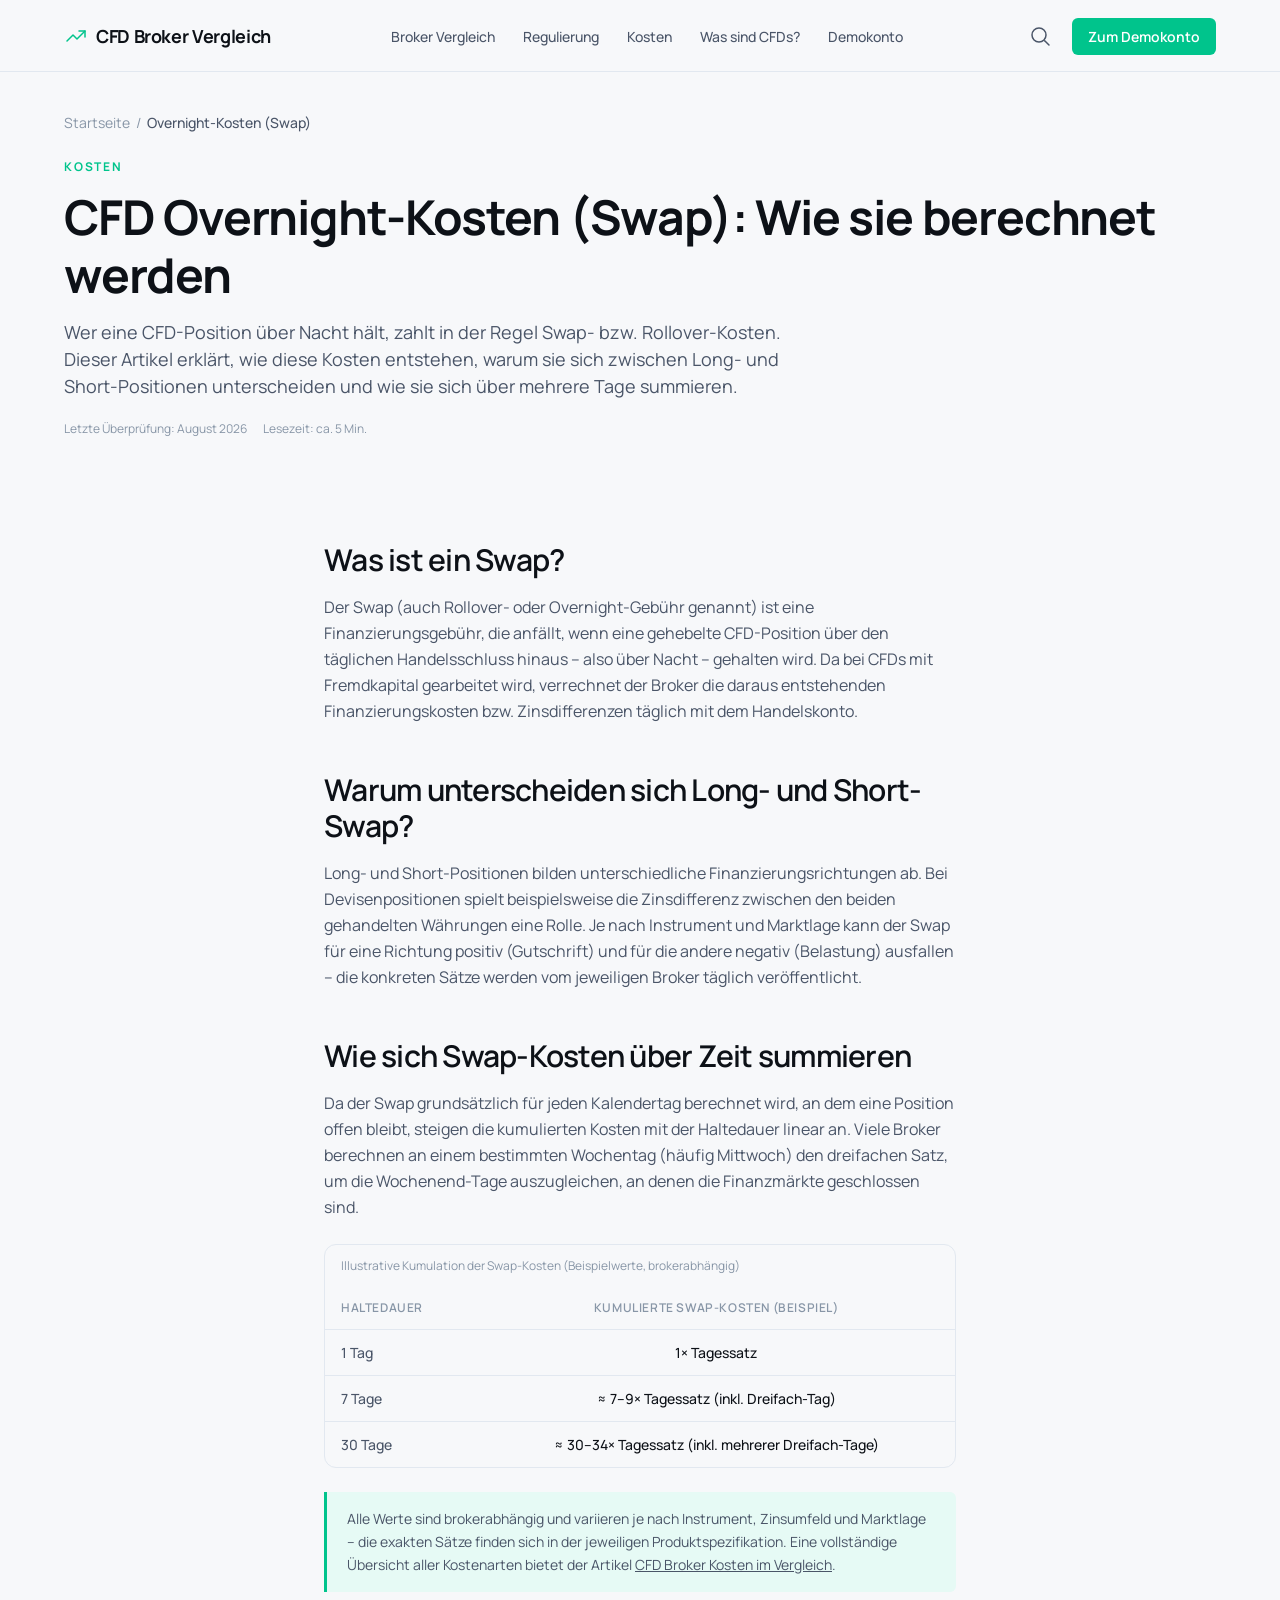
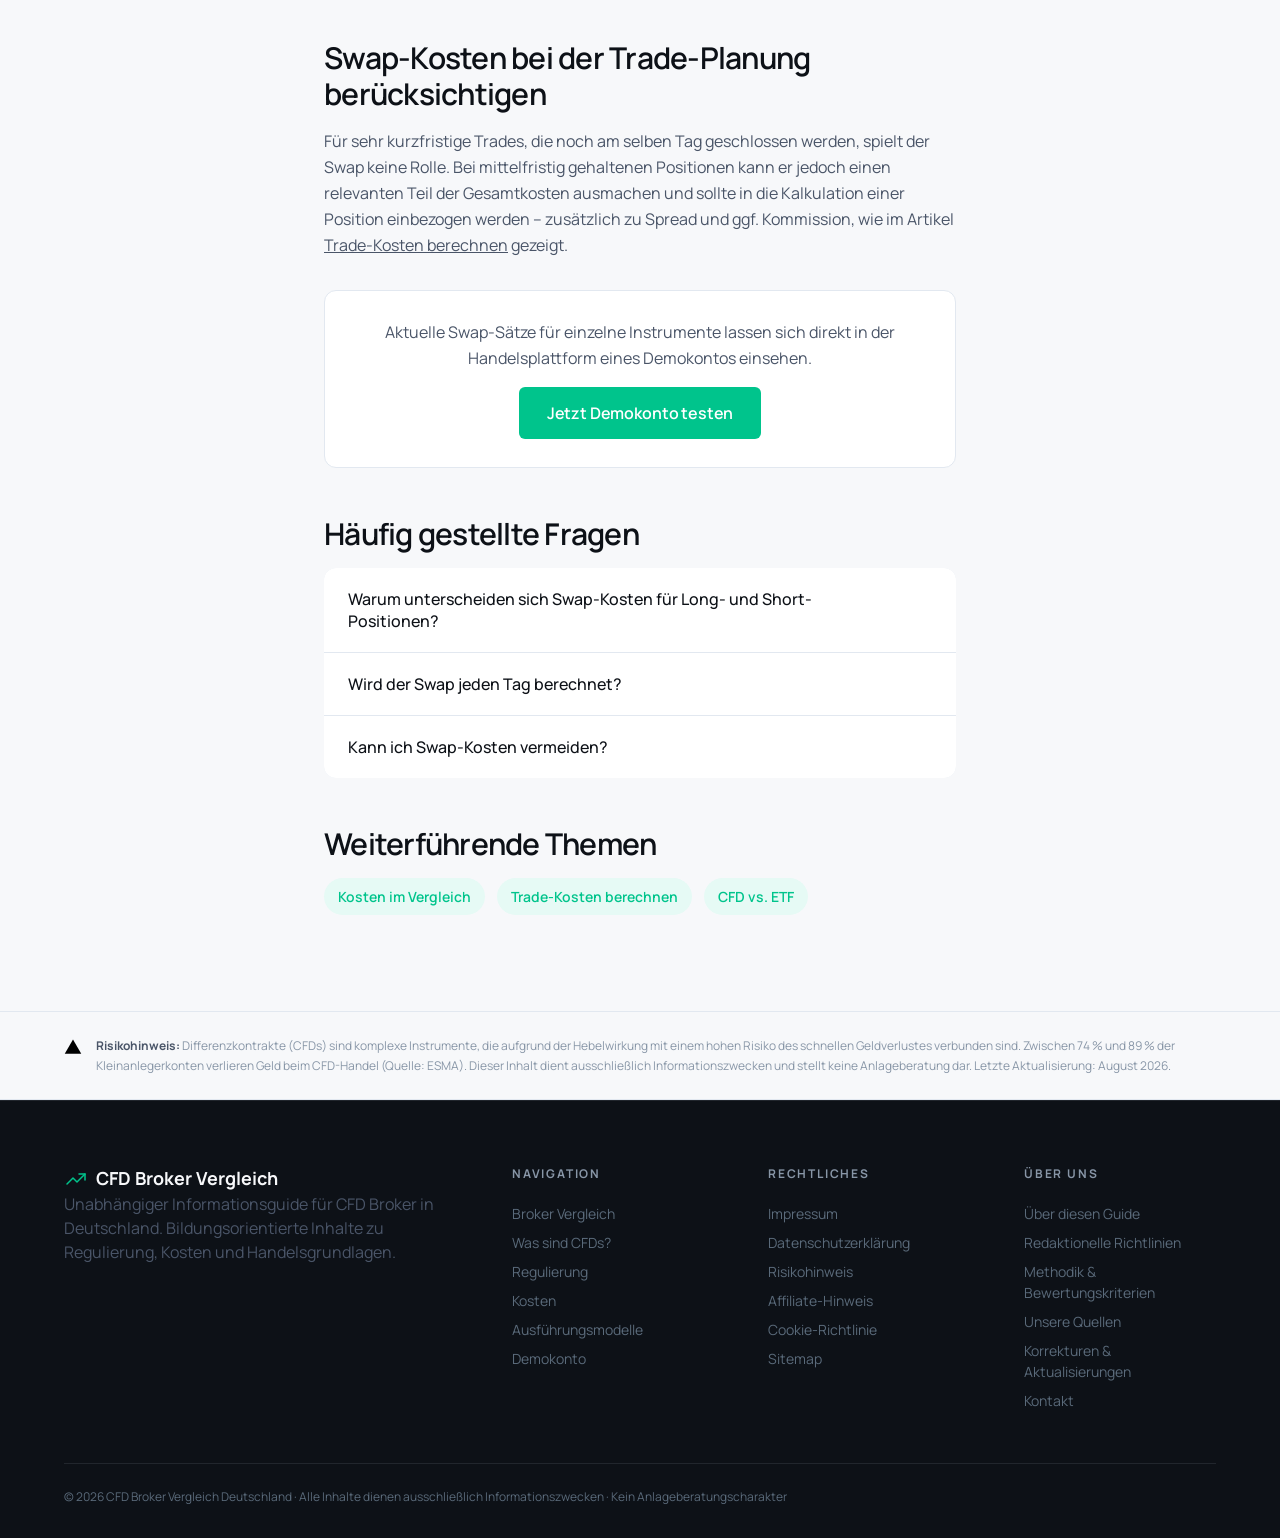
<file: cfd-overnight-kosten-swap.html>
<!DOCTYPE html>
<html lang="de">
<head>
<!-- Google tag (gtag.js) -->
<script async src="https://www.googletagmanager.com/gtag/js?id=G-8XX99W57R1"></script>
<script>
  window.dataLayer = window.dataLayer || [];
  function gtag(){dataLayer.push(arguments);}
  gtag('js', new Date());

  gtag('config', 'G-8XX99W57R1');
</script>
<meta charset="UTF-8">
<meta name="viewport" content="width=device-width, initial-scale=1">
<title>CFD Overnight-Kosten (Swap): Wie sie berechnet werden (2026)</title>
<meta name="description" content="CFD Overnight-Kosten (Swap) erklärt: Wie Rollover-Kosten für Long- und Short-Positionen entstehen und wie sie sich über mehrere Tage summieren.">
<link rel="canonical" href="https://guter-cfd-broker.de/cfd-overnight-kosten-swap">
<link rel="icon" type="image/svg+xml" href="favicon.svg">

<meta property="og:title" content="CFD Overnight-Kosten (Swap): Wie sie berechnet werden">
<meta property="og:description" content="Wie Rollover-Kosten für Long- und Short-Positionen entstehen.">
<meta property="og:type" content="article">
<meta property="og:locale" content="de_DE">
<meta property="og:url" content="https://guter-cfd-broker.de/cfd-overnight-kosten-swap">

<link rel="preconnect" href="https://fonts.googleapis.com">
<link rel="preconnect" href="https://fonts.gstatic.com" crossorigin>
<link rel="stylesheet" href="assets/style.css">

<script type="application/ld+json">
{
  "@context": "https://schema.org",
  "@type": "WebPage",
  "name": "CFD Overnight-Kosten (Swap): Wie sie berechnet werden",
  "url": "https://guter-cfd-broker.de/cfd-overnight-kosten-swap",
  "description": "CFD Overnight-Kosten (Swap) erklärt: Wie Rollover-Kosten für Long- und Short-Positionen entstehen und wie sie sich über mehrere Tage summieren.",
  "inLanguage": "de",
  "datePublished": "2026-01-01",
  "dateModified": "2026-08-28",
  "author": { "@type": "Organization", "name": "CFD Broker Vergleich Deutschland" }
}
</script>
<script type="application/ld+json">
{
  "@context": "https://schema.org",
  "@type": "BreadcrumbList",
  "itemListElement": [
    { "@type": "ListItem", "position": 1, "name": "Startseite", "item": "https://guter-cfd-broker.de/" },
    { "@type": "ListItem", "position": 2, "name": "Overnight-Kosten (Swap)", "item": "https://guter-cfd-broker.de/cfd-overnight-kosten-swap" }
  ]
}
</script>
<script type="application/ld+json">
{
  "@context": "https://schema.org",
  "@type": "FAQPage",
  "mainEntity": [
    { "@type": "Question", "name": "Warum unterscheiden sich Swap-Kosten für Long- und Short-Positionen?", "acceptedAnswer": { "@type": "Answer", "text": "Swap-Kosten basieren häufig auf Zinsdifferenzen zwischen den beteiligten Währungen oder Finanzierungskosten der Hebelposition. Da Long- und Short-Positionen unterschiedliche Finanzierungsrichtungen abbilden, fallen die Sätze meist unterschiedlich aus – teils positiv, teils negativ." } },
    { "@type": "Question", "name": "Wird der Swap jeden Tag berechnet?", "acceptedAnswer": { "@type": "Answer", "text": "Ja, sofern eine Position über Nacht gehalten wird, fällt der Swap grundsätzlich für jeden Kalendertag an, an dem die Position offen bleibt. An manchen Handelstagen (häufig Mittwoch) berechnen Broker teils den dreifachen Satz, um Wochenend-Rollover auszugleichen." } },
    { "@type": "Question", "name": "Kann ich Swap-Kosten vermeiden?", "acceptedAnswer": { "@type": "Answer", "text": "Swap-Kosten fallen nur bei über Nacht gehaltenen Positionen an. Wer Positionen konsequent innerhalb des gleichen Handelstages schließt (Day-Trading), vermeidet Swap-Kosten vollständig, trägt dafür aber ggf. häufiger Spread-Kosten durch mehr Trades." } }
  ]
}
</script>
</head>
<body>

<header class="site-header" id="site-header">
  <div class="container header-inner">
    <a href="/" class="site-logo" aria-label="Startseite">
      <svg class="icon" viewBox="0 0 24 24" aria-hidden="true"><path d="M3 17l6-6 4 4 8-8"/><path d="M15 7h6v6"/></svg>
      CFD Broker Vergleich
    </a>
    <nav class="main-nav" aria-label="Hauptnavigation">
      <a href="/#vergleich">Broker Vergleich</a>
      <a href="/#regulierung">Regulierung</a>
      <a href="/#kosten">Kosten</a>
      <a href="/was-sind-cfds">Was sind CFDs?</a>
      <a href="/cfd-demokonto-broker-testen">Demokonto</a>
    </nav>
    <div class="header-actions">
      <button class="icon-btn" aria-label="Suche öffnen">
        <svg class="icon" viewBox="0 0 24 24" aria-hidden="true"><circle cx="11" cy="11" r="7"/><path d="M21 21l-4.3-4.3"/></svg>
      </button>
      <a class="btn-header" href="https://libertex.com/de/" rel="sponsored noopener" target="_blank">Zum Demokonto</a>
    </div>
  </div>
</header>

<main>
<section class="article-hero">
  <div class="container">
    <nav class="breadcrumb" aria-label="Breadcrumb">
      <a href="/">Startseite</a><span aria-hidden="true">/</span><span aria-current="page">Overnight-Kosten (Swap)</span>
    </nav>
    <span class="eyebrow">Kosten</span>
    <h1>CFD Overnight-Kosten (Swap): Wie sie berechnet werden</h1>
    <p class="article-lead">Wer eine CFD-Position über Nacht hält, zahlt in der Regel Swap- bzw. Rollover-Kosten. Dieser Artikel erklärt, wie diese Kosten entstehen, warum sie sich zwischen Long- und Short-Positionen unterscheiden und wie sie sich über mehrere Tage summieren.</p>
    <div class="article-meta">
      <span>Letzte Überprüfung: August 2026</span>
      <span>Lesezeit: ca. 5 Min.</span>
    </div>
  </div>
</section>

<section class="section">
  <div class="container article-body">
    <h2>Was ist ein Swap?</h2>
    <p>Der Swap (auch Rollover- oder Overnight-Gebühr genannt) ist eine Finanzierungsgebühr, die anfällt, wenn eine gehebelte CFD-Position über den täglichen Handelsschluss hinaus – also über Nacht – gehalten wird. Da bei CFDs mit Fremdkapital gearbeitet wird, verrechnet der Broker die daraus entstehenden Finanzierungskosten bzw. Zinsdifferenzen täglich mit dem Handelskonto.</p>

    <h2>Warum unterscheiden sich Long- und Short-Swap?</h2>
    <p>Long- und Short-Positionen bilden unterschiedliche Finanzierungsrichtungen ab. Bei Devisenpositionen spielt beispielsweise die Zinsdifferenz zwischen den beiden gehandelten Währungen eine Rolle. Je nach Instrument und Marktlage kann der Swap für eine Richtung positiv (Gutschrift) und für die andere negativ (Belastung) ausfallen – die konkreten Sätze werden vom jeweiligen Broker täglich veröffentlicht.</p>

    <h2>Wie sich Swap-Kosten über Zeit summieren</h2>
    <p>Da der Swap grundsätzlich für jeden Kalendertag berechnet wird, an dem eine Position offen bleibt, steigen die kumulierten Kosten mit der Haltedauer linear an. Viele Broker berechnen an einem bestimmten Wochentag (häufig Mittwoch) den dreifachen Satz, um die Wochenend-Tage auszugleichen, an denen die Finanzmärkte geschlossen sind.</p>

    <div class="data-table-wrap">
      <table class="data-table">
        <caption>Illustrative Kumulation der Swap-Kosten (Beispielwerte, brokerabhängig)</caption>
        <thead><tr><th>Haltedauer</th><th>Kumulierte Swap-Kosten (Beispiel)</th></tr></thead>
        <tbody>
          <tr><td>1 Tag</td><td>1× Tagessatz</td></tr>
          <tr><td>7 Tage</td><td>≈ 7–9× Tagessatz (inkl. Dreifach-Tag)</td></tr>
          <tr><td>30 Tage</td><td>≈ 30–34× Tagessatz (inkl. mehrerer Dreifach-Tage)</td></tr>
        </tbody>
      </table>
    </div>
    <p class="lead-note">Alle Werte sind brokerabhängig und variieren je nach Instrument, Zinsumfeld und Marktlage – die exakten Sätze finden sich in der jeweiligen Produktspezifikation. Eine vollständige Übersicht aller Kostenarten bietet der Artikel <a href="/cfd-broker-kosten-vergleich">CFD Broker Kosten im Vergleich</a>.</p>

    <h2>Swap-Kosten bei der Trade-Planung berücksichtigen</h2>
    <p>Für sehr kurzfristige Trades, die noch am selben Tag geschlossen werden, spielt der Swap keine Rolle. Bei mittelfristig gehaltenen Positionen kann er jedoch einen relevanten Teil der Gesamtkosten ausmachen und sollte in die Kalkulation einer Position einbezogen werden – zusätzlich zu Spread und ggf. Kommission, wie im Artikel <a href="/cfd-trade-kosten-berechnen">Trade-Kosten berechnen</a> gezeigt.</p>

    <div class="inline-cta">
      <p>Aktuelle Swap-Sätze für einzelne Instrumente lassen sich direkt in der Handelsplattform eines Demokontos einsehen.</p>
      <a class="btn-primary" href="https://libertex.com/de/" rel="sponsored noopener" target="_blank">Jetzt Demokonto testen</a>
    </div>

    <h2>Häufig gestellte Fragen</h2>
    <div class="faq-list" style="margin-top:16px;">
      <div class="faq-item">
        <button class="faq-question" aria-expanded="false">Warum unterscheiden sich Swap-Kosten für Long- und Short-Positionen?<svg class="faq-icon" viewBox="0 0 24 24"><path d="M12 5v14M5 12h14"/></svg></button>
        <div class="faq-answer"><p>Swap-Kosten basieren häufig auf Zinsdifferenzen zwischen den beteiligten Währungen oder Finanzierungskosten der Hebelposition. Da Long- und Short-Positionen unterschiedliche Finanzierungsrichtungen abbilden, fallen die Sätze meist unterschiedlich aus – teils positiv, teils negativ.</p></div>
      </div>
      <div class="faq-item">
        <button class="faq-question" aria-expanded="false">Wird der Swap jeden Tag berechnet?<svg class="faq-icon" viewBox="0 0 24 24"><path d="M12 5v14M5 12h14"/></svg></button>
        <div class="faq-answer"><p>Ja, sofern eine Position über Nacht gehalten wird, fällt der Swap grundsätzlich für jeden Kalendertag an, an dem die Position offen bleibt. An manchen Handelstagen (häufig Mittwoch) berechnen Broker teils den dreifachen Satz, um Wochenend-Rollover auszugleichen.</p></div>
      </div>
      <div class="faq-item">
        <button class="faq-question" aria-expanded="false">Kann ich Swap-Kosten vermeiden?<svg class="faq-icon" viewBox="0 0 24 24"><path d="M12 5v14M5 12h14"/></svg></button>
        <div class="faq-answer"><p>Swap-Kosten fallen nur bei über Nacht gehaltenen Positionen an. Wer Positionen konsequent innerhalb des gleichen Handelstages schließt (Day-Trading), vermeidet Swap-Kosten vollständig, trägt dafür aber ggf. häufiger Spread-Kosten durch mehr Trades.</p></div>
      </div>
    </div>

    <h2>Weiterführende Themen</h2>
    <div class="related-mini">
      <a href="/cfd-broker-kosten-vergleich">Kosten im Vergleich</a>
      <a href="/cfd-trade-kosten-berechnen">Trade-Kosten berechnen</a>
      <a href="/cfd-vs-etf-kostenvergleich">CFD vs. ETF</a>
    </div>
  </div>
</section>
</main>

<div class="risk-disclosure" role="region" aria-label="Risikohinweis">
  <div class="container risk-disclosure-inner">
    <svg class="risk-icon" viewBox="0 0 24 24"><path d="M12 2L1 21h22L12 2z"/><path d="M12 9v5"/></svg>
    <p class="risk-text"><strong>Risikohinweis:</strong> Differenzkontrakte (CFDs) sind komplexe Instrumente, die aufgrund der Hebelwirkung mit einem hohen Risiko des schnellen Geldverlustes verbunden sind. Zwischen 74 % und 89 % der Kleinanlegerkonten verlieren Geld beim CFD-Handel (Quelle: ESMA). Dieser Inhalt dient ausschließlich Informationszwecken und stellt keine Anlageberatung dar. Letzte Aktualisierung: August 2026.</p>
  </div>
</div>

<footer class="site-footer">
  <div class="container">
    <div class="footer-grid">
      <div>
        <div class="footer-brand"><svg class="icon footer-brand-icon" viewBox="0 0 24 24"><path d="M3 17l6-6 4 4 8-8"/><path d="M15 7h6v6"/></svg>CFD Broker Vergleich</div>
        <p>Unabhängiger Informationsguide für CFD Broker in Deutschland. Bildungsorientierte Inhalte zu Regulierung, Kosten und Handelsgrundlagen.</p>
      </div>
      <div class="footer-col">
        <div class="footer-col-title">Navigation</div>
        <a href="/#vergleich">Broker Vergleich</a>
        <a href="/was-sind-cfds">Was sind CFDs?</a>
        <a href="/#regulierung">Regulierung</a>
        <a href="/#kosten">Kosten</a>
        <a href="/cfd-broker-ausfuehrungsmodelle">Ausführungsmodelle</a>
        <a href="/cfd-demokonto-broker-testen">Demokonto</a>
      </div>
      <div class="footer-col">
        <div class="footer-col-title">Rechtliches</div>
        <a href="/impressum">Impressum</a>
        <a href="/datenschutzerklaerung">Datenschutzerklärung</a>
        <a href="/risikohinweis">Risikohinweis</a>
        <a href="/affiliate-hinweis">Affiliate-Hinweis</a>
        <a href="/cookie-richtlinie">Cookie-Richtlinie</a>
        <a href="/sitemap.xml">Sitemap</a>
      </div>
      <div class="footer-col">
        <div class="footer-col-title">Über uns</div>
        <a href="/ueber-diesen-guide">Über diesen Guide</a>
        <a href="/redaktionelle-richtlinien">Redaktionelle Richtlinien</a>
        <a href="/methodik">Methodik & Bewertungskriterien</a>
        <a href="/quellen">Unsere Quellen</a>
        <a href="/korrekturen">Korrekturen & Aktualisierungen</a>
        <a href="/kontakt">Kontakt</a>
      </div>
    </div>
    <div class="footer-bottom">
      <span>© 2026 CFD Broker Vergleich Deutschland · Alle Inhalte dienen ausschließlich Informationszwecken · Kein Anlageberatungscharakter</span>
    </div>
  </div>
</footer>

<script src="assets/app.js"></script>
</body>
</html>
</file>
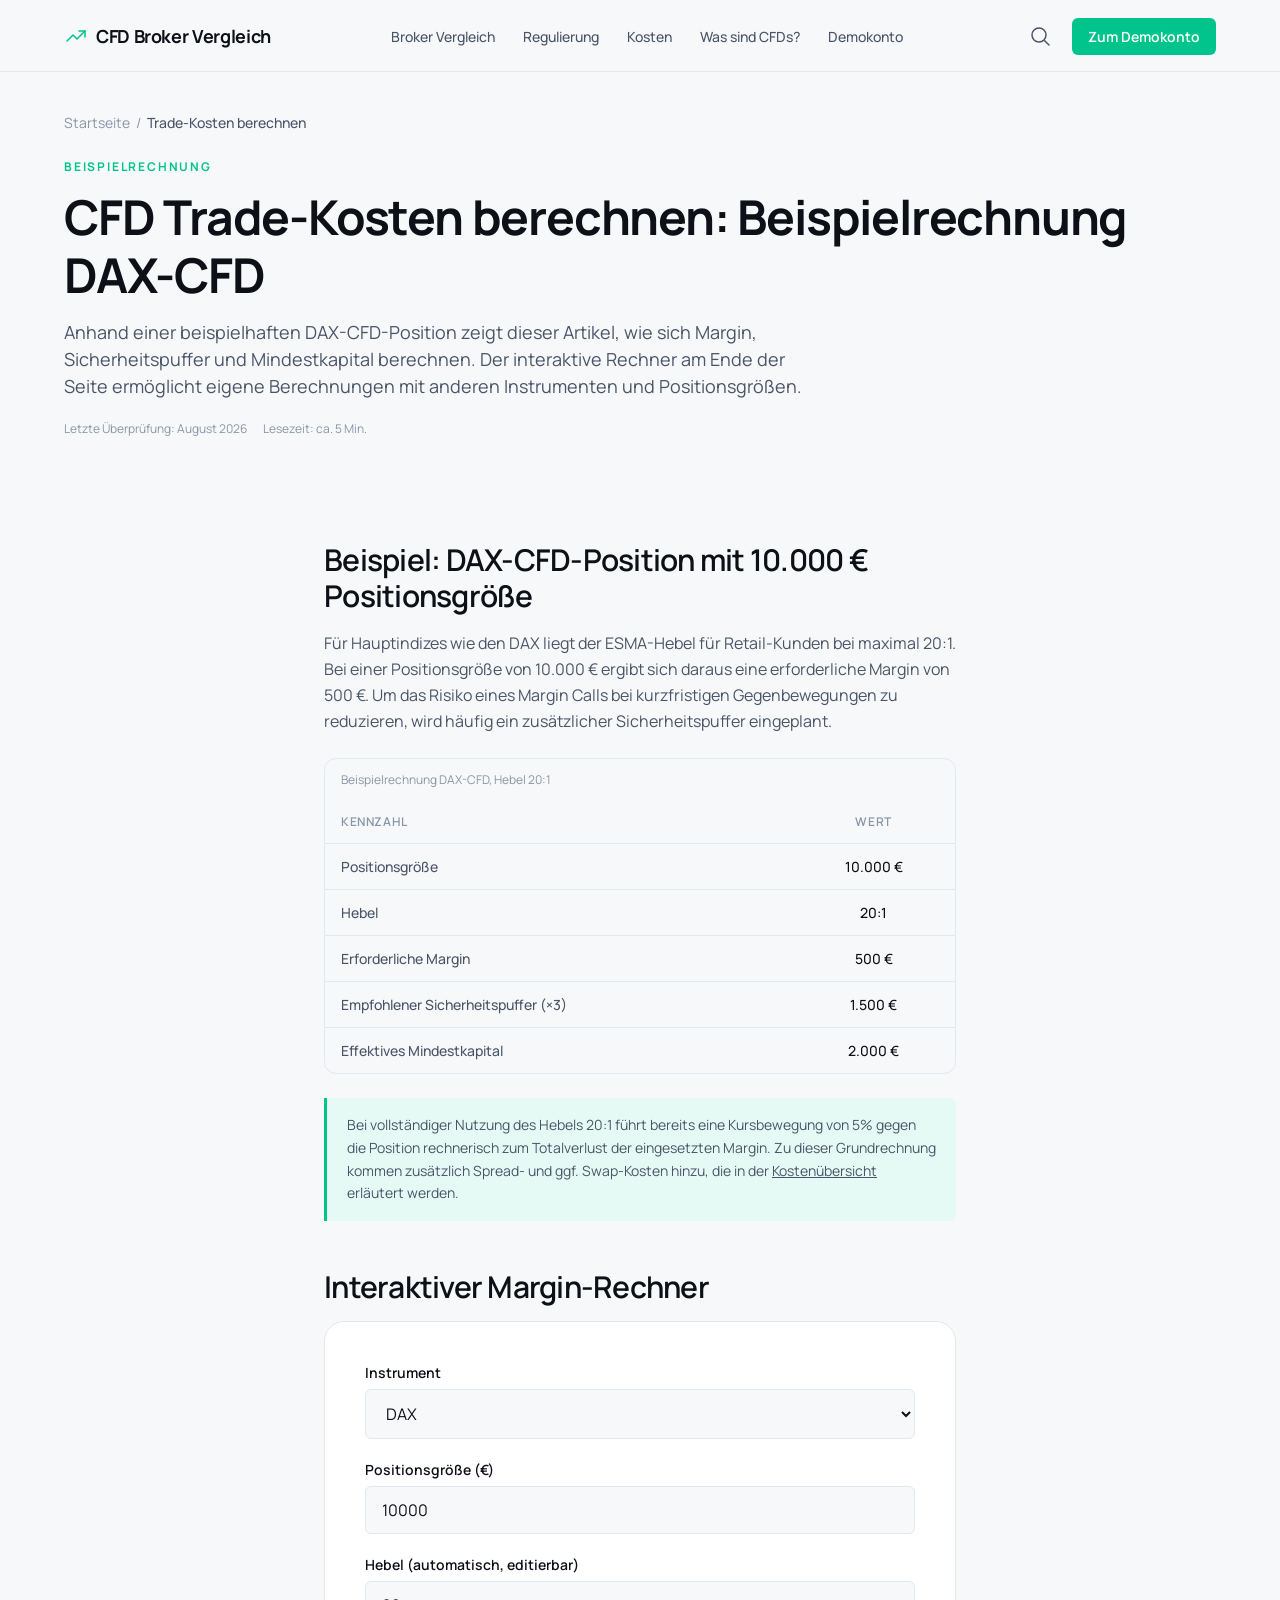
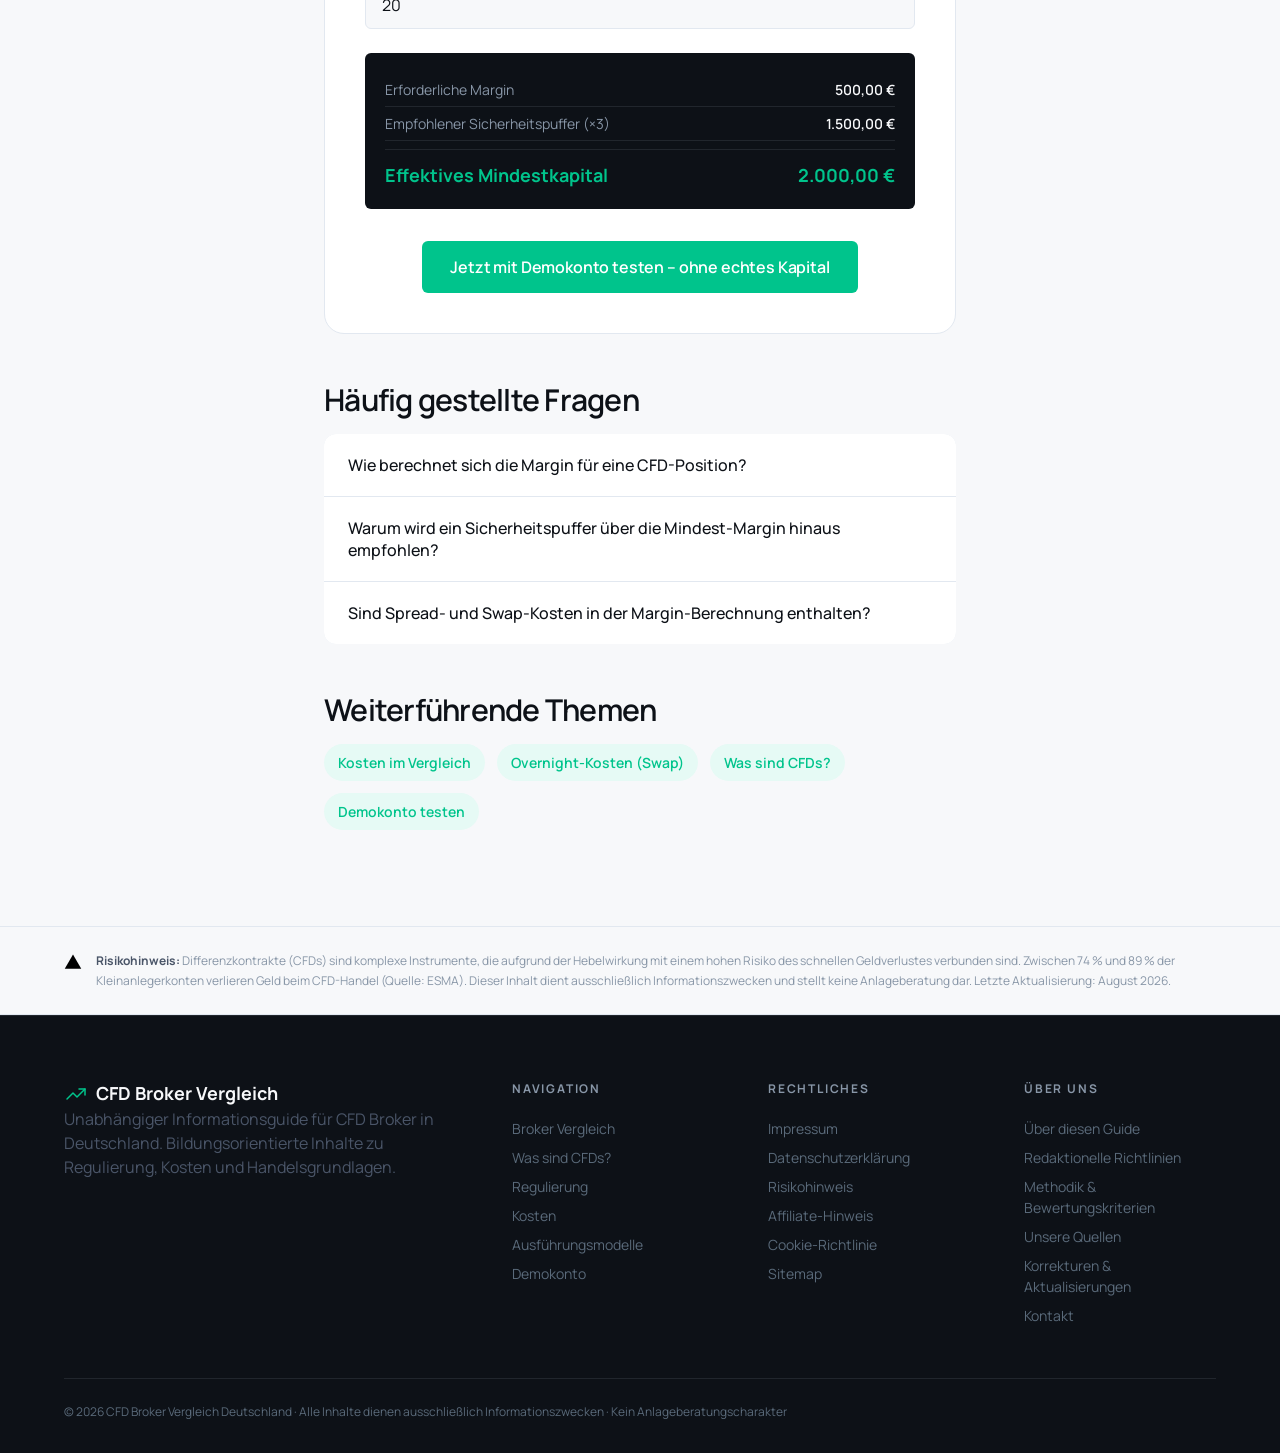
<file: cfd-trade-kosten-berechnen.html>
<!DOCTYPE html>
<html lang="de">
<head>
<!-- Google tag (gtag.js) -->
<script async src="https://www.googletagmanager.com/gtag/js?id=G-8XX99W57R1"></script>
<script>
  window.dataLayer = window.dataLayer || [];
  function gtag(){dataLayer.push(arguments);}
  gtag('js', new Date());

  gtag('config', 'G-8XX99W57R1');
</script>
<meta charset="UTF-8">
<meta name="viewport" content="width=device-width, initial-scale=1">
<title>CFD Trade-Kosten berechnen: Beispielrechnung DAX-CFD (2026)</title>
<meta name="description" content="CFD Trade-Kosten berechnen: Beispielrechnung für eine DAX-CFD-Position mit Margin-Rechner, Spread- und Swap-Kosten.">
<link rel="canonical" href="https://guter-cfd-broker.de/cfd-trade-kosten-berechnen">
<link rel="icon" type="image/svg+xml" href="favicon.svg">

<meta property="og:title" content="CFD Trade-Kosten berechnen: Beispielrechnung DAX-CFD">
<meta property="og:description" content="Beispielrechnung für eine DAX-CFD-Position mit Margin-Rechner.">
<meta property="og:type" content="article">
<meta property="og:locale" content="de_DE">
<meta property="og:url" content="https://guter-cfd-broker.de/cfd-trade-kosten-berechnen">

<link rel="preconnect" href="https://fonts.googleapis.com">
<link rel="preconnect" href="https://fonts.gstatic.com" crossorigin>
<link rel="stylesheet" href="assets/style.css">

<script type="application/ld+json">
{
  "@context": "https://schema.org",
  "@type": "WebPage",
  "name": "CFD Trade-Kosten berechnen: Beispielrechnung DAX-CFD",
  "url": "https://guter-cfd-broker.de/cfd-trade-kosten-berechnen",
  "description": "CFD Trade-Kosten berechnen: Beispielrechnung für eine DAX-CFD-Position mit Margin-Rechner, Spread- und Swap-Kosten.",
  "inLanguage": "de",
  "datePublished": "2026-01-01",
  "dateModified": "2026-08-28",
  "author": { "@type": "Organization", "name": "CFD Broker Vergleich Deutschland" }
}
</script>
<script type="application/ld+json">
{
  "@context": "https://schema.org",
  "@type": "BreadcrumbList",
  "itemListElement": [
    { "@type": "ListItem", "position": 1, "name": "Startseite", "item": "https://guter-cfd-broker.de/" },
    { "@type": "ListItem", "position": 2, "name": "Trade-Kosten berechnen", "item": "https://guter-cfd-broker.de/cfd-trade-kosten-berechnen" }
  ]
}
</script>
<script type="application/ld+json">
{
  "@context": "https://schema.org",
  "@type": "FAQPage",
  "mainEntity": [
    { "@type": "Question", "name": "Wie berechnet sich die Margin für eine CFD-Position?", "acceptedAnswer": { "@type": "Answer", "text": "Die Margin ergibt sich aus der Positionsgröße geteilt durch den Hebel. Bei einer Positionsgröße von 10.000 € und einem Hebel von 20:1 beträgt die erforderliche Margin 500 €." } },
    { "@type": "Question", "name": "Warum wird ein Sicherheitspuffer über die Mindest-Margin hinaus empfohlen?", "acceptedAnswer": { "@type": "Answer", "text": "Ein Sicherheitspuffer reduziert das Risiko eines Margin Calls bei kurzfristigen Kursschwankungen gegen die eigene Position. Ohne Puffer kann bereits eine geringe Gegenbewegung dazu führen, dass die Position automatisch geschlossen wird." } },
    { "@type": "Question", "name": "Sind Spread- und Swap-Kosten in der Margin-Berechnung enthalten?", "acceptedAnswer": { "@type": "Answer", "text": "Nein. Die Margin bestimmt nur das für die Positionseröffnung erforderliche Kapital. Spread, Kommission und Swap sind zusätzliche, separate Kostenkomponenten, die während der Haltedauer der Position anfallen." } }
  ]
}
</script>
</head>
<body>

<header class="site-header" id="site-header">
  <div class="container header-inner">
    <a href="/" class="site-logo" aria-label="Startseite">
      <svg class="icon" viewBox="0 0 24 24" aria-hidden="true"><path d="M3 17l6-6 4 4 8-8"/><path d="M15 7h6v6"/></svg>
      CFD Broker Vergleich
    </a>
    <nav class="main-nav" aria-label="Hauptnavigation">
      <a href="/#vergleich">Broker Vergleich</a>
      <a href="/#regulierung">Regulierung</a>
      <a href="/#kosten">Kosten</a>
      <a href="/was-sind-cfds">Was sind CFDs?</a>
      <a href="/cfd-demokonto-broker-testen">Demokonto</a>
    </nav>
    <div class="header-actions">
      <button class="icon-btn" aria-label="Suche öffnen">
        <svg class="icon" viewBox="0 0 24 24" aria-hidden="true"><circle cx="11" cy="11" r="7"/><path d="M21 21l-4.3-4.3"/></svg>
      </button>
      <a class="btn-header" href="https://libertex.com/de/" rel="sponsored noopener" target="_blank">Zum Demokonto</a>
    </div>
  </div>
</header>

<main>
<section class="article-hero">
  <div class="container">
    <nav class="breadcrumb" aria-label="Breadcrumb">
      <a href="/">Startseite</a><span aria-hidden="true">/</span><span aria-current="page">Trade-Kosten berechnen</span>
    </nav>
    <span class="eyebrow">Beispielrechnung</span>
    <h1>CFD Trade-Kosten berechnen: Beispielrechnung DAX-CFD</h1>
    <p class="article-lead">Anhand einer beispielhaften DAX-CFD-Position zeigt dieser Artikel, wie sich Margin, Sicherheitspuffer und Mindestkapital berechnen. Der interaktive Rechner am Ende der Seite ermöglicht eigene Berechnungen mit anderen Instrumenten und Positionsgrößen.</p>
    <div class="article-meta">
      <span>Letzte Überprüfung: August 2026</span>
      <span>Lesezeit: ca. 5 Min.</span>
    </div>
  </div>
</section>

<section class="section">
  <div class="container article-body">
    <h2>Beispiel: DAX-CFD-Position mit 10.000 € Positionsgröße</h2>
    <p>Für Hauptindizes wie den DAX liegt der ESMA-Hebel für Retail-Kunden bei maximal 20:1. Bei einer Positionsgröße von 10.000 € ergibt sich daraus eine erforderliche Margin von 500 €. Um das Risiko eines Margin Calls bei kurzfristigen Gegenbewegungen zu reduzieren, wird häufig ein zusätzlicher Sicherheitspuffer eingeplant.</p>

    <div class="data-table-wrap">
      <table class="data-table">
        <caption>Beispielrechnung DAX-CFD, Hebel 20:1</caption>
        <thead><tr><th>Kennzahl</th><th>Wert</th></tr></thead>
        <tbody>
          <tr><td>Positionsgröße</td><td>10.000 €</td></tr>
          <tr><td>Hebel</td><td>20:1</td></tr>
          <tr><td>Erforderliche Margin</td><td>500 €</td></tr>
          <tr><td>Empfohlener Sicherheitspuffer (×3)</td><td>1.500 €</td></tr>
          <tr><td>Effektives Mindestkapital</td><td>2.000 €</td></tr>
        </tbody>
      </table>
    </div>
    <p class="lead-note">Bei vollständiger Nutzung des Hebels 20:1 führt bereits eine Kursbewegung von 5% gegen die Position rechnerisch zum Totalverlust der eingesetzten Margin. Zu dieser Grundrechnung kommen zusätzlich Spread- und ggf. Swap-Kosten hinzu, die in der <a href="/cfd-broker-kosten-vergleich">Kostenübersicht</a> erläutert werden.</p>

    <h2>Interaktiver Margin-Rechner</h2>
    <div class="calc-wrapper fade-in">
      <div class="calc-field">
        <label class="calc-label" for="instrument">Instrument</label>
        <select class="calc-select" id="instrument">
          <option value="DAX">DAX</option>
          <option value="EUR/USD">EUR/USD</option>
          <option value="Gold">Gold</option>
          <option value="Bitcoin">Bitcoin</option>
          <option value="Einzelaktie">Einzelaktie</option>
        </select>
      </div>
      <div class="calc-field">
        <label class="calc-label" for="position">Positionsgröße (€)</label>
        <input class="calc-input" type="number" id="position" value="10000" min="0" step="100">
      </div>
      <div class="calc-field">
        <label class="calc-label" for="hebel">Hebel (automatisch, editierbar)</label>
        <input class="calc-input" type="number" id="hebel" value="20" min="1" max="30" step="1">
      </div>
      <div class="calc-result">
        <div class="calc-result-row"><span>Erforderliche Margin</span><span id="res-margin">– €</span></div>
        <div class="calc-result-row"><span>Empfohlener Sicherheitspuffer (×3)</span><span id="res-puffer">– €</span></div>
        <div class="calc-result-total"><span>Effektives Mindestkapital</span><span id="res-total">– €</span></div>
      </div>
      <div class="calc-cta">
        <a class="btn-primary" href="https://libertex.com/de/" rel="sponsored noopener" target="_blank">Jetzt mit Demokonto testen – ohne echtes Kapital</a>
      </div>
    </div>

    <h2>Häufig gestellte Fragen</h2>
    <div class="faq-list" style="margin-top:16px;">
      <div class="faq-item">
        <button class="faq-question" aria-expanded="false">Wie berechnet sich die Margin für eine CFD-Position?<svg class="faq-icon" viewBox="0 0 24 24"><path d="M12 5v14M5 12h14"/></svg></button>
        <div class="faq-answer"><p>Die Margin ergibt sich aus der Positionsgröße geteilt durch den Hebel. Bei einer Positionsgröße von 10.000 € und einem Hebel von 20:1 beträgt die erforderliche Margin 500 €.</p></div>
      </div>
      <div class="faq-item">
        <button class="faq-question" aria-expanded="false">Warum wird ein Sicherheitspuffer über die Mindest-Margin hinaus empfohlen?<svg class="faq-icon" viewBox="0 0 24 24"><path d="M12 5v14M5 12h14"/></svg></button>
        <div class="faq-answer"><p>Ein Sicherheitspuffer reduziert das Risiko eines Margin Calls bei kurzfristigen Kursschwankungen gegen die eigene Position. Ohne Puffer kann bereits eine geringe Gegenbewegung dazu führen, dass die Position automatisch geschlossen wird.</p></div>
      </div>
      <div class="faq-item">
        <button class="faq-question" aria-expanded="false">Sind Spread- und Swap-Kosten in der Margin-Berechnung enthalten?<svg class="faq-icon" viewBox="0 0 24 24"><path d="M12 5v14M5 12h14"/></svg></button>
        <div class="faq-answer"><p>Nein. Die Margin bestimmt nur das für die Positionseröffnung erforderliche Kapital. Spread, Kommission und Swap sind zusätzliche, separate Kostenkomponenten, die während der Haltedauer der Position anfallen.</p></div>
      </div>
    </div>

    <h2>Weiterführende Themen</h2>
    <div class="related-mini">
      <a href="/cfd-broker-kosten-vergleich">Kosten im Vergleich</a>
      <a href="/cfd-overnight-kosten-swap">Overnight-Kosten (Swap)</a>
      <a href="/was-sind-cfds">Was sind CFDs?</a>
      <a href="/cfd-demokonto-broker-testen">Demokonto testen</a>
    </div>
  </div>
</section>
</main>

<div class="risk-disclosure" role="region" aria-label="Risikohinweis">
  <div class="container risk-disclosure-inner">
    <svg class="risk-icon" viewBox="0 0 24 24"><path d="M12 2L1 21h22L12 2z"/><path d="M12 9v5"/></svg>
    <p class="risk-text"><strong>Risikohinweis:</strong> Differenzkontrakte (CFDs) sind komplexe Instrumente, die aufgrund der Hebelwirkung mit einem hohen Risiko des schnellen Geldverlustes verbunden sind. Zwischen 74 % und 89 % der Kleinanlegerkonten verlieren Geld beim CFD-Handel (Quelle: ESMA). Dieser Inhalt dient ausschließlich Informationszwecken und stellt keine Anlageberatung dar. Letzte Aktualisierung: August 2026.</p>
  </div>
</div>

<footer class="site-footer">
  <div class="container">
    <div class="footer-grid">
      <div>
        <div class="footer-brand"><svg class="icon footer-brand-icon" viewBox="0 0 24 24"><path d="M3 17l6-6 4 4 8-8"/><path d="M15 7h6v6"/></svg>CFD Broker Vergleich</div>
        <p>Unabhängiger Informationsguide für CFD Broker in Deutschland. Bildungsorientierte Inhalte zu Regulierung, Kosten und Handelsgrundlagen.</p>
      </div>
      <div class="footer-col">
        <div class="footer-col-title">Navigation</div>
        <a href="/#vergleich">Broker Vergleich</a>
        <a href="/was-sind-cfds">Was sind CFDs?</a>
        <a href="/#regulierung">Regulierung</a>
        <a href="/#kosten">Kosten</a>
        <a href="/cfd-broker-ausfuehrungsmodelle">Ausführungsmodelle</a>
        <a href="/cfd-demokonto-broker-testen">Demokonto</a>
      </div>
      <div class="footer-col">
        <div class="footer-col-title">Rechtliches</div>
        <a href="/impressum">Impressum</a>
        <a href="/datenschutzerklaerung">Datenschutzerklärung</a>
        <a href="/risikohinweis">Risikohinweis</a>
        <a href="/affiliate-hinweis">Affiliate-Hinweis</a>
        <a href="/cookie-richtlinie">Cookie-Richtlinie</a>
        <a href="/sitemap.xml">Sitemap</a>
      </div>
      <div class="footer-col">
        <div class="footer-col-title">Über uns</div>
        <a href="/ueber-diesen-guide">Über diesen Guide</a>
        <a href="/redaktionelle-richtlinien">Redaktionelle Richtlinien</a>
        <a href="/methodik">Methodik & Bewertungskriterien</a>
        <a href="/quellen">Unsere Quellen</a>
        <a href="/korrekturen">Korrekturen & Aktualisierungen</a>
        <a href="/kontakt">Kontakt</a>
      </div>
    </div>
    <div class="footer-bottom">
      <span>© 2026 CFD Broker Vergleich Deutschland · Alle Inhalte dienen ausschließlich Informationszwecken · Kein Anlageberatungscharakter</span>
    </div>
  </div>
</footer>

<script src="assets/app.js"></script>
<script src="assets/calculator.js"></script>
</body>
</html>
</file>
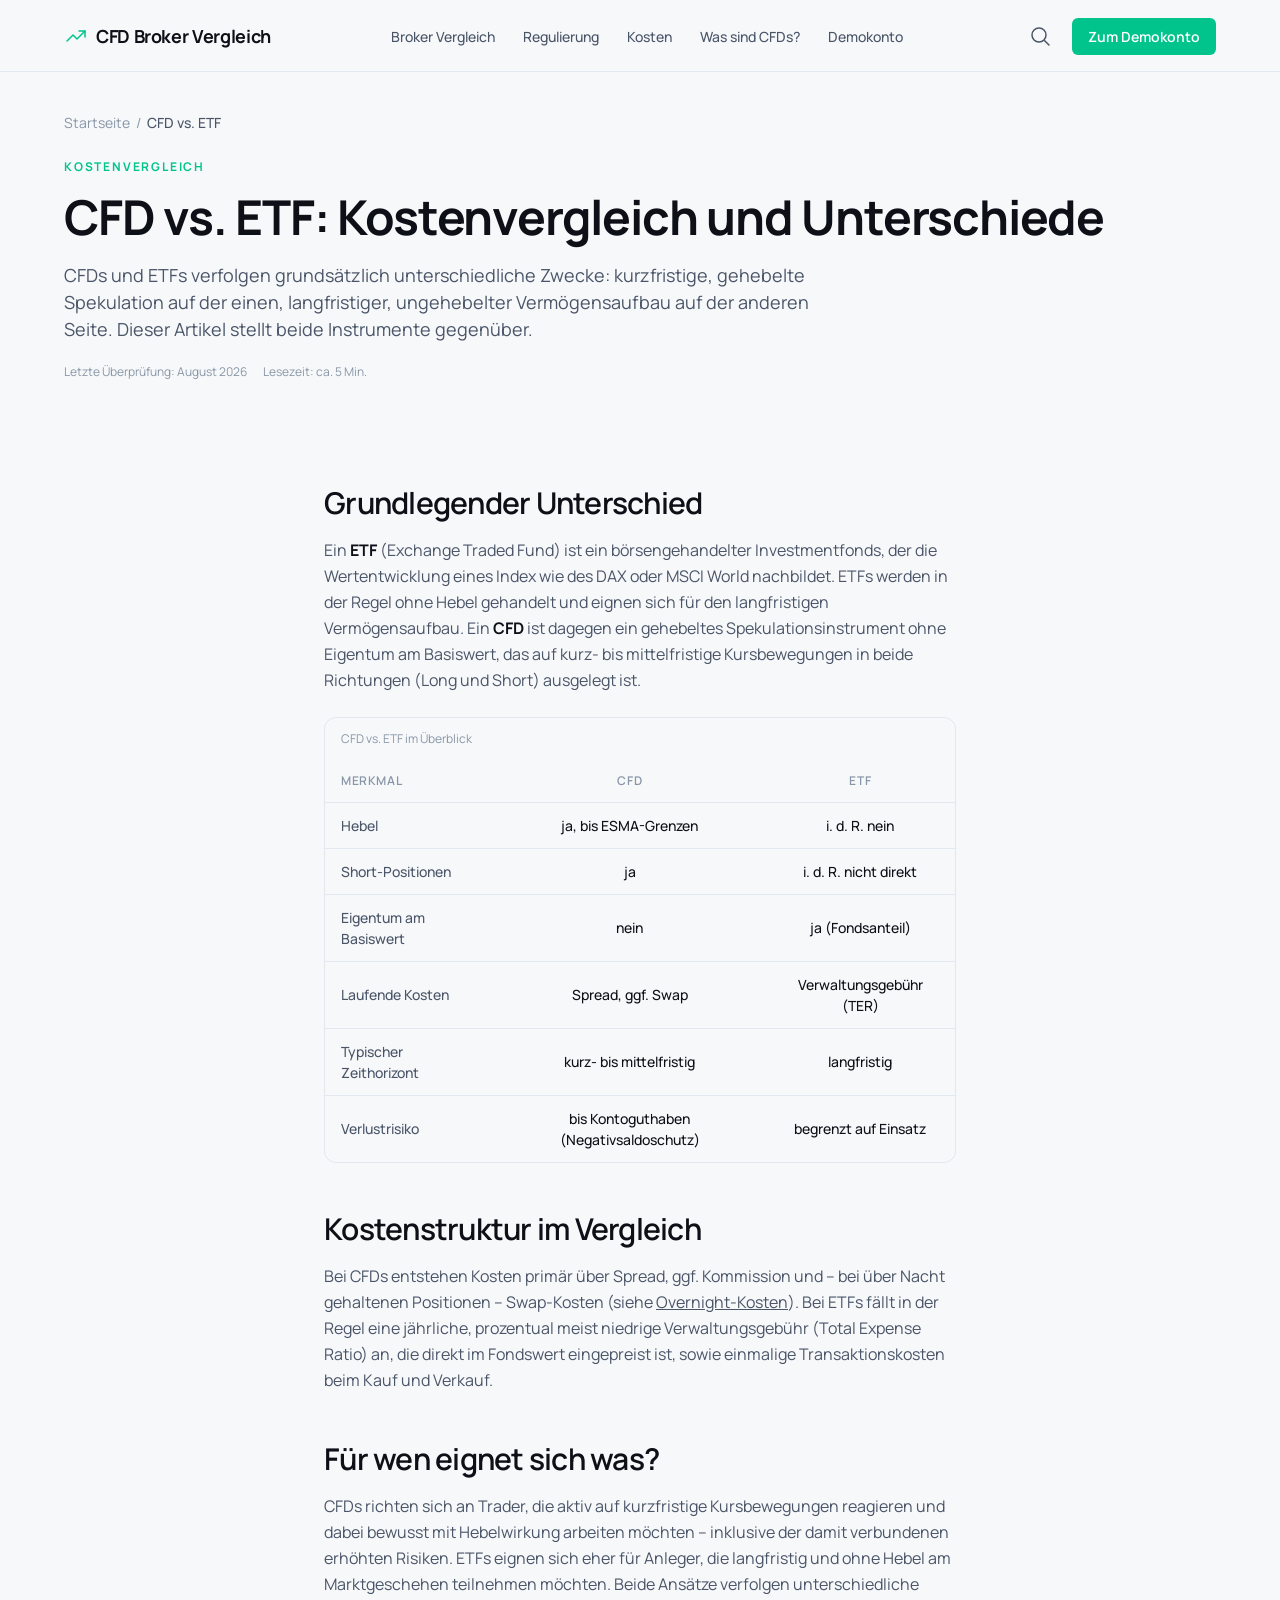
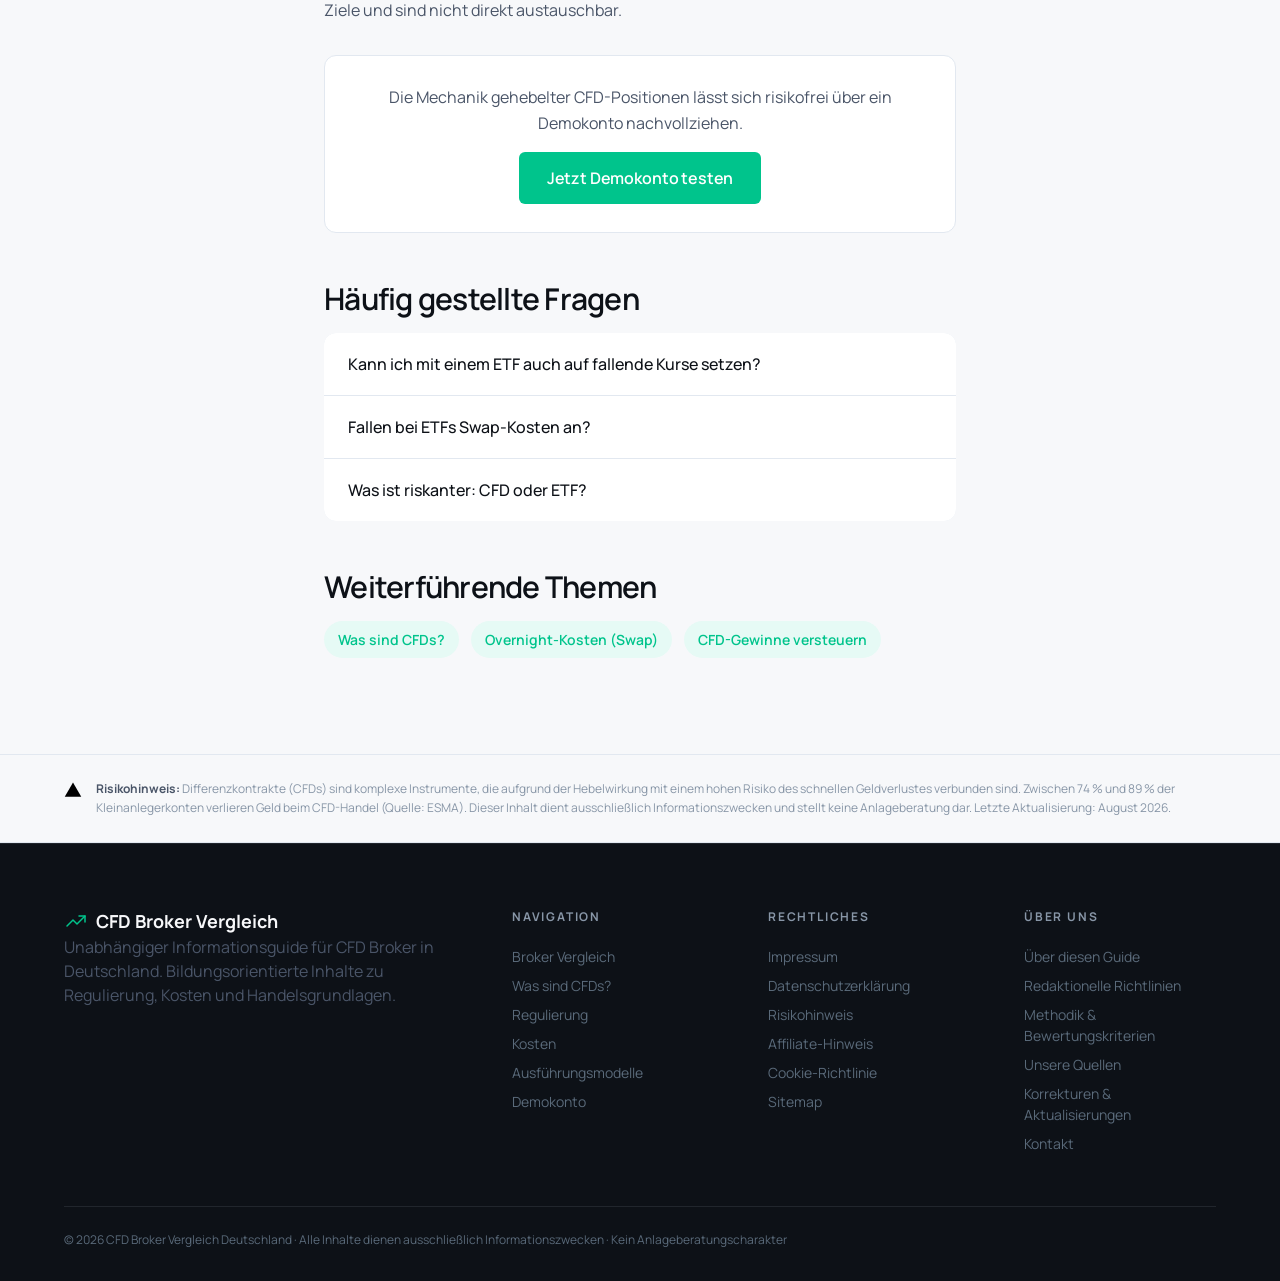
<file: cfd-vs-etf-kostenvergleich.html>
<!DOCTYPE html>
<html lang="de">
<head>
<!-- Google tag (gtag.js) -->
<script async src="https://www.googletagmanager.com/gtag/js?id=G-8XX99W57R1"></script>
<script>
  window.dataLayer = window.dataLayer || [];
  function gtag(){dataLayer.push(arguments);}
  gtag('js', new Date());

  gtag('config', 'G-8XX99W57R1');
</script>
<meta charset="UTF-8">
<meta name="viewport" content="width=device-width, initial-scale=1">
<title>CFD vs. ETF: Kostenvergleich und Unterschiede (2026)</title>
<meta name="description" content="CFD vs. ETF im Vergleich: Hebel, Haltekosten, Eignung und wesentliche Unterschiede zwischen kurzfristigem Trading und langfristiger Geldanlage.">
<link rel="canonical" href="https://guter-cfd-broker.de/cfd-vs-etf-kostenvergleich">
<link rel="icon" type="image/svg+xml" href="favicon.svg">

<meta property="og:title" content="CFD vs. ETF: Kostenvergleich und Unterschiede">
<meta property="og:description" content="Hebel, Haltekosten, Eignung und wesentliche Unterschiede im Vergleich.">
<meta property="og:type" content="article">
<meta property="og:locale" content="de_DE">
<meta property="og:url" content="https://guter-cfd-broker.de/cfd-vs-etf-kostenvergleich">

<link rel="preconnect" href="https://fonts.googleapis.com">
<link rel="preconnect" href="https://fonts.gstatic.com" crossorigin>
<link rel="stylesheet" href="assets/style.css">

<script type="application/ld+json">
{
  "@context": "https://schema.org",
  "@type": "WebPage",
  "name": "CFD vs. ETF: Kostenvergleich und Unterschiede",
  "url": "https://guter-cfd-broker.de/cfd-vs-etf-kostenvergleich",
  "description": "CFD vs. ETF im Vergleich: Hebel, Haltekosten, Eignung und wesentliche Unterschiede zwischen kurzfristigem Trading und langfristiger Geldanlage.",
  "inLanguage": "de",
  "datePublished": "2026-01-01",
  "dateModified": "2026-08-28",
  "author": { "@type": "Organization", "name": "CFD Broker Vergleich Deutschland" }
}
</script>
<script type="application/ld+json">
{
  "@context": "https://schema.org",
  "@type": "BreadcrumbList",
  "itemListElement": [
    { "@type": "ListItem", "position": 1, "name": "Startseite", "item": "https://guter-cfd-broker.de/" },
    { "@type": "ListItem", "position": 2, "name": "CFD vs. ETF", "item": "https://guter-cfd-broker.de/cfd-vs-etf-kostenvergleich" }
  ]
}
</script>
<script type="application/ld+json">
{
  "@context": "https://schema.org",
  "@type": "FAQPage",
  "mainEntity": [
    { "@type": "Question", "name": "Kann ich mit einem ETF auch auf fallende Kurse setzen?", "acceptedAnswer": { "@type": "Answer", "text": "Klassische ETFs bilden die Wertentwicklung eines Index nach und sind auf steigende Kurse ausgelegt. Auf fallende Kurse zu setzen ist mit Standard-ETFs nicht direkt möglich, während dies bei CFDs über eine Short-Position vorgesehen ist." } },
    { "@type": "Question", "name": "Fallen bei ETFs Swap-Kosten an?", "acceptedAnswer": { "@type": "Answer", "text": "Nein, ETFs sind nicht gehebelte Fondsprodukte ohne Swap-Mechanik. Stattdessen fällt eine laufende, meist jährliche Verwaltungsgebühr (Total Expense Ratio) an, die im Fondswert bereits eingepreist ist." } },
    { "@type": "Question", "name": "Was ist riskanter: CFD oder ETF?", "acceptedAnswer": { "@type": "Answer", "text": "CFDs sind durch die Hebelwirkung grundsätzlich risikoreicher, da Verluste proportional zum Hebel verstärkt werden. ETFs ohne Hebel bilden die Kursentwicklung des Basiswerts 1:1 ab und eignen sich eher für längerfristige Anlagestrategien." } }
  ]
}
</script>
</head>
<body>

<header class="site-header" id="site-header">
  <div class="container header-inner">
    <a href="/" class="site-logo" aria-label="Startseite">
      <svg class="icon" viewBox="0 0 24 24" aria-hidden="true"><path d="M3 17l6-6 4 4 8-8"/><path d="M15 7h6v6"/></svg>
      CFD Broker Vergleich
    </a>
    <nav class="main-nav" aria-label="Hauptnavigation">
      <a href="/#vergleich">Broker Vergleich</a>
      <a href="/#regulierung">Regulierung</a>
      <a href="/#kosten">Kosten</a>
      <a href="/was-sind-cfds">Was sind CFDs?</a>
      <a href="/cfd-demokonto-broker-testen">Demokonto</a>
    </nav>
    <div class="header-actions">
      <button class="icon-btn" aria-label="Suche öffnen">
        <svg class="icon" viewBox="0 0 24 24" aria-hidden="true"><circle cx="11" cy="11" r="7"/><path d="M21 21l-4.3-4.3"/></svg>
      </button>
      <a class="btn-header" href="https://libertex.com/de/" rel="sponsored noopener" target="_blank">Zum Demokonto</a>
    </div>
  </div>
</header>

<main>
<section class="article-hero">
  <div class="container">
    <nav class="breadcrumb" aria-label="Breadcrumb">
      <a href="/">Startseite</a><span aria-hidden="true">/</span><span aria-current="page">CFD vs. ETF</span>
    </nav>
    <span class="eyebrow">Kostenvergleich</span>
    <h1>CFD vs. ETF: Kostenvergleich und Unterschiede</h1>
    <p class="article-lead">CFDs und ETFs verfolgen grundsätzlich unterschiedliche Zwecke: kurzfristige, gehebelte Spekulation auf der einen, langfristiger, ungehebelter Vermögensaufbau auf der anderen Seite. Dieser Artikel stellt beide Instrumente gegenüber.</p>
    <div class="article-meta">
      <span>Letzte Überprüfung: August 2026</span>
      <span>Lesezeit: ca. 5 Min.</span>
    </div>
  </div>
</section>

<section class="section">
  <div class="container article-body">
    <h2>Grundlegender Unterschied</h2>
    <p>Ein <strong>ETF</strong> (Exchange Traded Fund) ist ein börsengehandelter Investmentfonds, der die Wertentwicklung eines Index wie des DAX oder MSCI World nachbildet. ETFs werden in der Regel ohne Hebel gehandelt und eignen sich für den langfristigen Vermögensaufbau. Ein <strong>CFD</strong> ist dagegen ein gehebeltes Spekulationsinstrument ohne Eigentum am Basiswert, das auf kurz- bis mittelfristige Kursbewegungen in beide Richtungen (Long und Short) ausgelegt ist.</p>

    <div class="data-table-wrap">
      <table class="data-table">
        <caption>CFD vs. ETF im Überblick</caption>
        <thead><tr><th>Merkmal</th><th>CFD</th><th>ETF</th></tr></thead>
        <tbody>
          <tr><td>Hebel</td><td>ja, bis ESMA-Grenzen</td><td>i. d. R. nein</td></tr>
          <tr><td>Short-Positionen</td><td>ja</td><td>i. d. R. nicht direkt</td></tr>
          <tr><td>Eigentum am Basiswert</td><td>nein</td><td>ja (Fondsanteil)</td></tr>
          <tr><td>Laufende Kosten</td><td>Spread, ggf. Swap</td><td>Verwaltungsgebühr (TER)</td></tr>
          <tr><td>Typischer Zeithorizont</td><td>kurz- bis mittelfristig</td><td>langfristig</td></tr>
          <tr><td>Verlustrisiko</td><td>bis Kontoguthaben (Negativsaldoschutz)</td><td>begrenzt auf Einsatz</td></tr>
        </tbody>
      </table>
    </div>

    <h2>Kostenstruktur im Vergleich</h2>
    <p>Bei CFDs entstehen Kosten primär über Spread, ggf. Kommission und – bei über Nacht gehaltenen Positionen – Swap-Kosten (siehe <a href="/cfd-overnight-kosten-swap">Overnight-Kosten</a>). Bei ETFs fällt in der Regel eine jährliche, prozentual meist niedrige Verwaltungsgebühr (Total Expense Ratio) an, die direkt im Fondswert eingepreist ist, sowie einmalige Transaktionskosten beim Kauf und Verkauf.</p>

    <h2>Für wen eignet sich was?</h2>
    <p>CFDs richten sich an Trader, die aktiv auf kurzfristige Kursbewegungen reagieren und dabei bewusst mit Hebelwirkung arbeiten möchten – inklusive der damit verbundenen erhöhten Risiken. ETFs eignen sich eher für Anleger, die langfristig und ohne Hebel am Marktgeschehen teilnehmen möchten. Beide Ansätze verfolgen unterschiedliche Ziele und sind nicht direkt austauschbar.</p>

    <div class="inline-cta">
      <p>Die Mechanik gehebelter CFD-Positionen lässt sich risikofrei über ein Demokonto nachvollziehen.</p>
      <a class="btn-primary" href="https://libertex.com/de/" rel="sponsored noopener" target="_blank">Jetzt Demokonto testen</a>
    </div>

    <h2>Häufig gestellte Fragen</h2>
    <div class="faq-list" style="margin-top:16px;">
      <div class="faq-item">
        <button class="faq-question" aria-expanded="false">Kann ich mit einem ETF auch auf fallende Kurse setzen?<svg class="faq-icon" viewBox="0 0 24 24"><path d="M12 5v14M5 12h14"/></svg></button>
        <div class="faq-answer"><p>Klassische ETFs bilden die Wertentwicklung eines Index nach und sind auf steigende Kurse ausgelegt. Auf fallende Kurse zu setzen ist mit Standard-ETFs nicht direkt möglich, während dies bei CFDs über eine Short-Position vorgesehen ist.</p></div>
      </div>
      <div class="faq-item">
        <button class="faq-question" aria-expanded="false">Fallen bei ETFs Swap-Kosten an?<svg class="faq-icon" viewBox="0 0 24 24"><path d="M12 5v14M5 12h14"/></svg></button>
        <div class="faq-answer"><p>Nein, ETFs sind nicht gehebelte Fondsprodukte ohne Swap-Mechanik. Stattdessen fällt eine laufende, meist jährliche Verwaltungsgebühr (Total Expense Ratio) an, die im Fondswert bereits eingepreist ist.</p></div>
      </div>
      <div class="faq-item">
        <button class="faq-question" aria-expanded="false">Was ist riskanter: CFD oder ETF?<svg class="faq-icon" viewBox="0 0 24 24"><path d="M12 5v14M5 12h14"/></svg></button>
        <div class="faq-answer"><p>CFDs sind durch die Hebelwirkung grundsätzlich risikoreicher, da Verluste proportional zum Hebel verstärkt werden. ETFs ohne Hebel bilden die Kursentwicklung des Basiswerts 1:1 ab und eignen sich eher für längerfristige Anlagestrategien.</p></div>
      </div>
    </div>

    <h2>Weiterführende Themen</h2>
    <div class="related-mini">
      <a href="/was-sind-cfds">Was sind CFDs?</a>
      <a href="/cfd-overnight-kosten-swap">Overnight-Kosten (Swap)</a>
      <a href="/cfd-gewinne-versteuern">CFD-Gewinne versteuern</a>
    </div>
  </div>
</section>
</main>

<div class="risk-disclosure" role="region" aria-label="Risikohinweis">
  <div class="container risk-disclosure-inner">
    <svg class="risk-icon" viewBox="0 0 24 24"><path d="M12 2L1 21h22L12 2z"/><path d="M12 9v5"/></svg>
    <p class="risk-text"><strong>Risikohinweis:</strong> Differenzkontrakte (CFDs) sind komplexe Instrumente, die aufgrund der Hebelwirkung mit einem hohen Risiko des schnellen Geldverlustes verbunden sind. Zwischen 74 % und 89 % der Kleinanlegerkonten verlieren Geld beim CFD-Handel (Quelle: ESMA). Dieser Inhalt dient ausschließlich Informationszwecken und stellt keine Anlageberatung dar. Letzte Aktualisierung: August 2026.</p>
  </div>
</div>

<footer class="site-footer">
  <div class="container">
    <div class="footer-grid">
      <div>
        <div class="footer-brand"><svg class="icon footer-brand-icon" viewBox="0 0 24 24"><path d="M3 17l6-6 4 4 8-8"/><path d="M15 7h6v6"/></svg>CFD Broker Vergleich</div>
        <p>Unabhängiger Informationsguide für CFD Broker in Deutschland. Bildungsorientierte Inhalte zu Regulierung, Kosten und Handelsgrundlagen.</p>
      </div>
      <div class="footer-col">
        <div class="footer-col-title">Navigation</div>
        <a href="/#vergleich">Broker Vergleich</a>
        <a href="/was-sind-cfds">Was sind CFDs?</a>
        <a href="/#regulierung">Regulierung</a>
        <a href="/#kosten">Kosten</a>
        <a href="/cfd-broker-ausfuehrungsmodelle">Ausführungsmodelle</a>
        <a href="/cfd-demokonto-broker-testen">Demokonto</a>
      </div>
      <div class="footer-col">
        <div class="footer-col-title">Rechtliches</div>
        <a href="/impressum">Impressum</a>
        <a href="/datenschutzerklaerung">Datenschutzerklärung</a>
        <a href="/risikohinweis">Risikohinweis</a>
        <a href="/affiliate-hinweis">Affiliate-Hinweis</a>
        <a href="/cookie-richtlinie">Cookie-Richtlinie</a>
        <a href="/sitemap.xml">Sitemap</a>
      </div>
      <div class="footer-col">
        <div class="footer-col-title">Über uns</div>
        <a href="/ueber-diesen-guide">Über diesen Guide</a>
        <a href="/redaktionelle-richtlinien">Redaktionelle Richtlinien</a>
        <a href="/methodik">Methodik & Bewertungskriterien</a>
        <a href="/quellen">Unsere Quellen</a>
        <a href="/korrekturen">Korrekturen & Aktualisierungen</a>
        <a href="/kontakt">Kontakt</a>
      </div>
    </div>
    <div class="footer-bottom">
      <span>© 2026 CFD Broker Vergleich Deutschland · Alle Inhalte dienen ausschließlich Informationszwecken · Kein Anlageberatungscharakter</span>
    </div>
  </div>
</footer>

<script src="assets/app.js"></script>
</body>
</html>
</file>
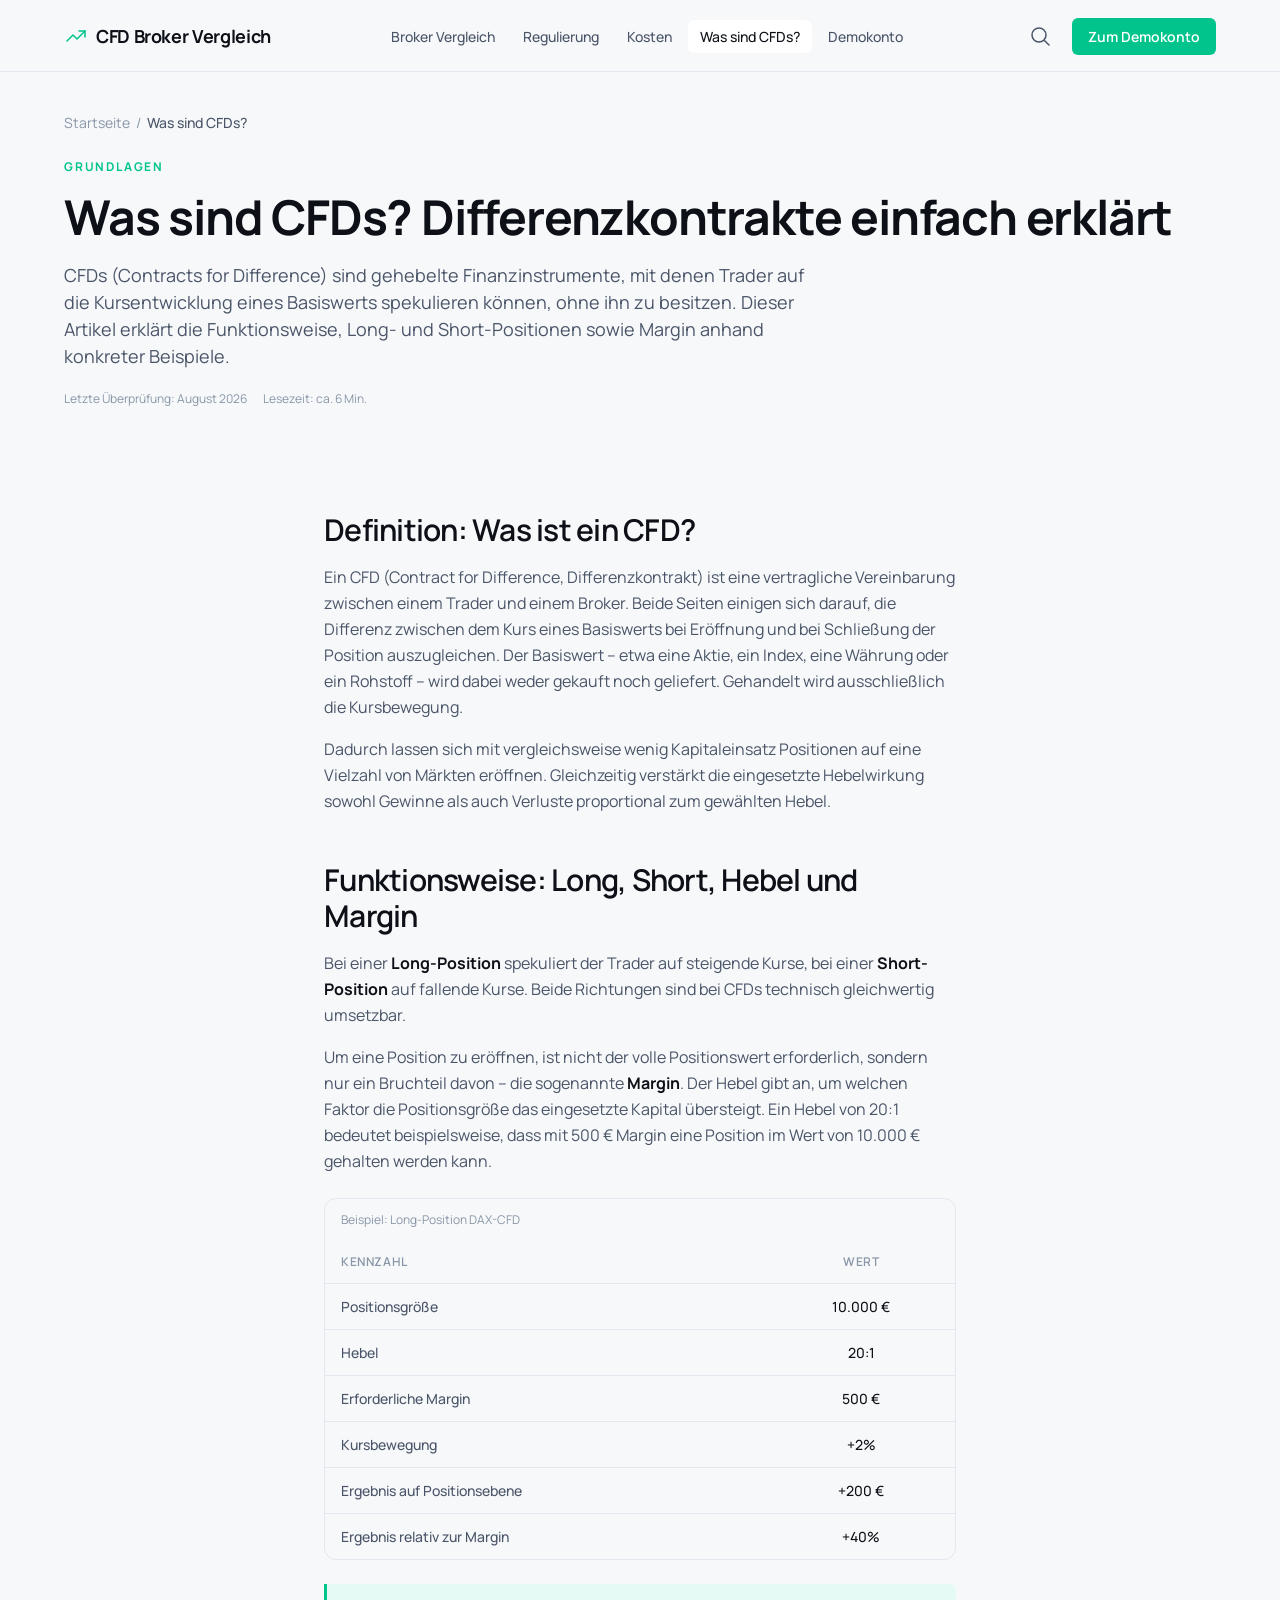
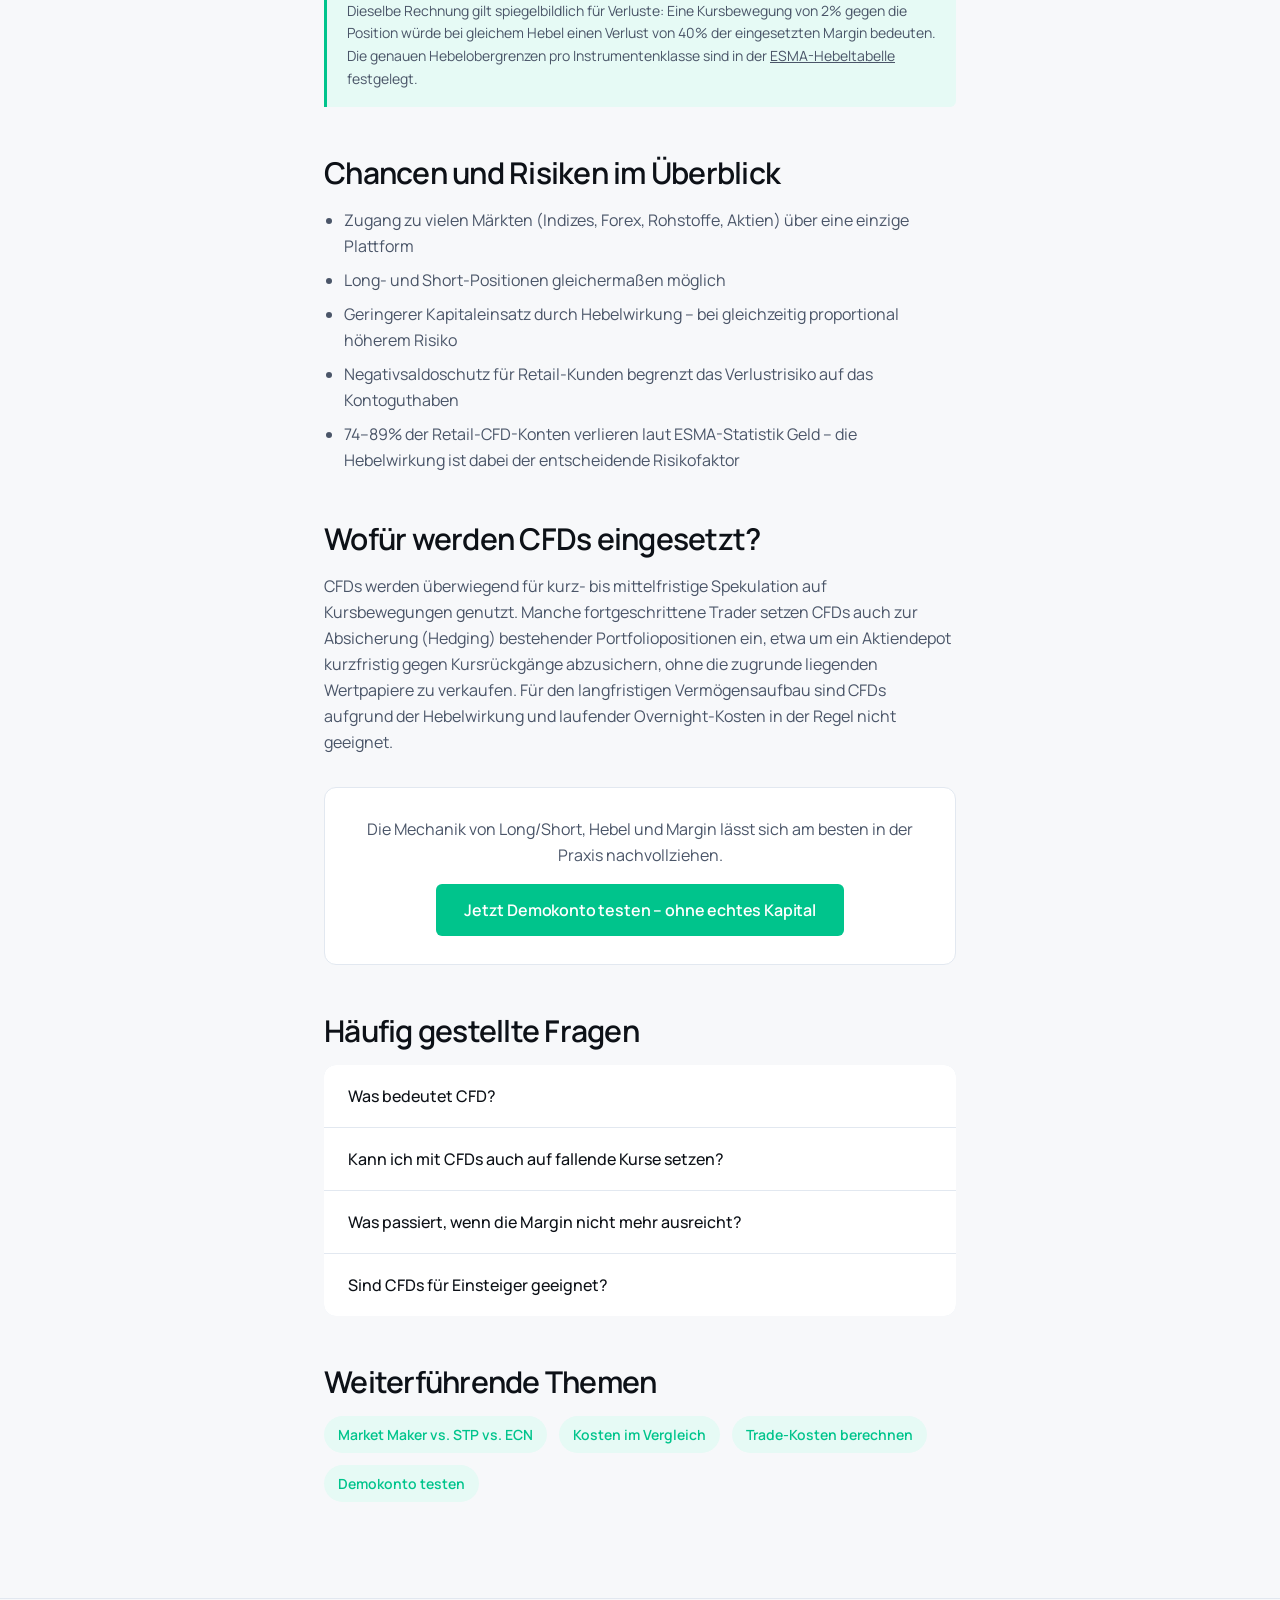
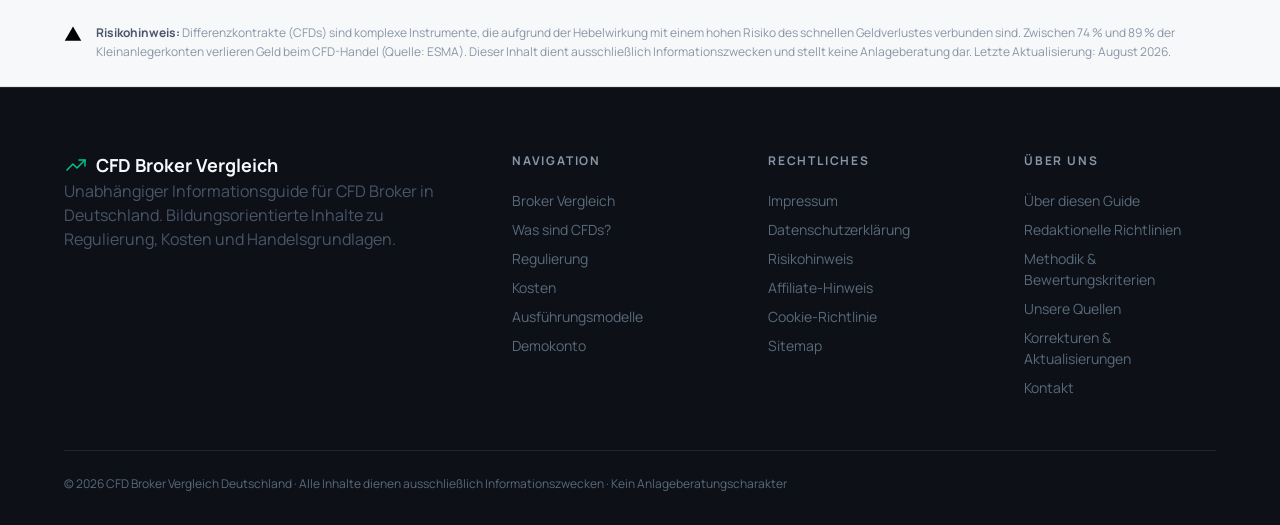
<file: was-sind-cfds.html>
<!DOCTYPE html>
<html lang="de">
<head>
<!-- Google tag (gtag.js) -->
<script async src="https://www.googletagmanager.com/gtag/js?id=G-8XX99W57R1"></script>
<script>
  window.dataLayer = window.dataLayer || [];
  function gtag(){dataLayer.push(arguments);}
  gtag('js', new Date());

  gtag('config', 'G-8XX99W57R1');
</script>
<meta charset="UTF-8">
<meta name="viewport" content="width=device-width, initial-scale=1">
<title>Was sind CFDs? Differenzkontrakte einfach erklärt (2026)</title>
<meta name="description" content="Was sind CFDs? Funktionsweise, Long/Short, Hebel und Margin einfach erklärt – mit Beispielrechnung und Risikohinweis für Trader in Deutschland.">
<link rel="canonical" href="https://guter-cfd-broker.de/was-sind-cfds">
<link rel="icon" type="image/svg+xml" href="favicon.svg">

<meta property="og:title" content="Was sind CFDs? Differenzkontrakte einfach erklärt">
<meta property="og:description" content="Funktionsweise, Long/Short, Hebel und Margin einfach erklärt – mit Beispielrechnung und Risikohinweis.">
<meta property="og:type" content="article">
<meta property="og:locale" content="de_DE">
<meta property="og:url" content="https://guter-cfd-broker.de/was-sind-cfds">

<link rel="preconnect" href="https://fonts.googleapis.com">
<link rel="preconnect" href="https://fonts.gstatic.com" crossorigin>
<link rel="stylesheet" href="assets/style.css">

<script type="application/ld+json">
{
  "@context": "https://schema.org",
  "@type": "WebPage",
  "name": "Was sind CFDs? Differenzkontrakte einfach erklärt",
  "url": "https://guter-cfd-broker.de/was-sind-cfds",
  "description": "Was sind CFDs? Funktionsweise, Long/Short, Hebel und Margin einfach erklärt – mit Beispielrechnung und Risikohinweis.",
  "inLanguage": "de",
  "datePublished": "2026-01-01",
  "dateModified": "2026-08-28",
  "author": { "@type": "Organization", "name": "CFD Broker Vergleich Deutschland" }
}
</script>
<script type="application/ld+json">
{
  "@context": "https://schema.org",
  "@type": "BreadcrumbList",
  "itemListElement": [
    { "@type": "ListItem", "position": 1, "name": "Startseite", "item": "https://guter-cfd-broker.de/" },
    { "@type": "ListItem", "position": 2, "name": "Was sind CFDs?", "item": "https://guter-cfd-broker.de/was-sind-cfds" }
  ]
}
</script>
<script type="application/ld+json">
{
  "@context": "https://schema.org",
  "@type": "FAQPage",
  "mainEntity": [
    { "@type": "Question", "name": "Was bedeutet CFD?", "acceptedAnswer": { "@type": "Answer", "text": "CFD steht für Contract for Difference (Differenzkontrakt). Es handelt sich um eine vertragliche Vereinbarung zwischen Trader und Broker, bei der die Kursdifferenz eines Basiswerts zwischen Eröffnung und Schließung der Position ausgeglichen wird – ohne dass der Basiswert selbst gekauft oder geliefert wird." } },
    { "@type": "Question", "name": "Kann ich mit CFDs auch auf fallende Kurse setzen?", "acceptedAnswer": { "@type": "Answer", "text": "Ja. Bei einer Short-Position profitiert der Trader von fallenden Kursen, bei einer Long-Position von steigenden Kursen. Beide Richtungen sind bei CFDs technisch gleich einfach umsetzbar, tragen aber jeweils das volle Risiko der Hebelwirkung." } },
    { "@type": "Question", "name": "Was passiert, wenn die Margin nicht mehr ausreicht?", "acceptedAnswer": { "@type": "Answer", "text": "Reicht das verfügbare Kapital nicht mehr aus, um die Margin-Anforderung zu decken, kann der Broker eine Nachschussaufforderung (Margin Call) stellen oder die Position automatisch schließen. Für Retail-Kunden verhindert der gesetzliche Negativsaldoschutz, dass daraus eine Verbindlichkeit über das Kontoguthaben hinaus entsteht." } },
    { "@type": "Question", "name": "Sind CFDs für Einsteiger geeignet?", "acceptedAnswer": { "@type": "Answer", "text": "CFDs richten sich an Trader, die die Funktionsweise von Hebelprodukten verstanden haben und bereit sind, sich mit den Risiken auseinanderzusetzen. Ein kostenloses Demokonto ermöglicht es, Mechanik und Handelsplattform ohne echtes Kapital kennenzulernen, bevor reales Geld eingesetzt wird." } }
  ]
}
</script>
</head>
<body>

<header class="site-header" id="site-header">
  <div class="container header-inner">
    <a href="/" class="site-logo" aria-label="Startseite">
      <svg class="icon" viewBox="0 0 24 24" aria-hidden="true"><path d="M3 17l6-6 4 4 8-8"/><path d="M15 7h6v6"/></svg>
      CFD Broker Vergleich
    </a>
    <nav class="main-nav" aria-label="Hauptnavigation">
      <a href="/#vergleich">Broker Vergleich</a>
      <a href="/#regulierung">Regulierung</a>
      <a href="/#kosten">Kosten</a>
      <a href="/was-sind-cfds" class="active">Was sind CFDs?</a>
      <a href="/cfd-demokonto-broker-testen">Demokonto</a>
    </nav>
    <div class="header-actions">
      <button class="icon-btn" aria-label="Suche öffnen">
        <svg class="icon" viewBox="0 0 24 24" aria-hidden="true"><circle cx="11" cy="11" r="7"/><path d="M21 21l-4.3-4.3"/></svg>
      </button>
      <a class="btn-header" href="https://libertex.com/de/" rel="sponsored noopener" target="_blank">Zum Demokonto</a>
    </div>
  </div>
</header>

<main>
<section class="article-hero">
  <div class="container">
    <nav class="breadcrumb" aria-label="Breadcrumb">
      <a href="/">Startseite</a><span aria-hidden="true">/</span><span aria-current="page">Was sind CFDs?</span>
    </nav>
    <span class="eyebrow">Grundlagen</span>
    <h1>Was sind CFDs? Differenzkontrakte einfach erklärt</h1>
    <p class="article-lead">CFDs (Contracts for Difference) sind gehebelte Finanzinstrumente, mit denen Trader auf die Kursentwicklung eines Basiswerts spekulieren können, ohne ihn zu besitzen. Dieser Artikel erklärt die Funktionsweise, Long- und Short-Positionen sowie Margin anhand konkreter Beispiele.</p>
    <div class="article-meta">
      <span>Letzte Überprüfung: August 2026</span>
      <span>Lesezeit: ca. 6 Min.</span>
    </div>
  </div>
</section>

<section class="section">
  <div class="container article-body">
    <h2>Definition: Was ist ein CFD?</h2>
    <p>Ein CFD (Contract for Difference, Differenzkontrakt) ist eine vertragliche Vereinbarung zwischen einem Trader und einem Broker. Beide Seiten einigen sich darauf, die Differenz zwischen dem Kurs eines Basiswerts bei Eröffnung und bei Schließung der Position auszugleichen. Der Basiswert – etwa eine Aktie, ein Index, eine Währung oder ein Rohstoff – wird dabei weder gekauft noch geliefert. Gehandelt wird ausschließlich die Kursbewegung.</p>
    <p>Dadurch lassen sich mit vergleichsweise wenig Kapitaleinsatz Positionen auf eine Vielzahl von Märkten eröffnen. Gleichzeitig verstärkt die eingesetzte Hebelwirkung sowohl Gewinne als auch Verluste proportional zum gewählten Hebel.</p>

    <h2>Funktionsweise: Long, Short, Hebel und Margin</h2>
    <p>Bei einer <strong>Long-Position</strong> spekuliert der Trader auf steigende Kurse, bei einer <strong>Short-Position</strong> auf fallende Kurse. Beide Richtungen sind bei CFDs technisch gleichwertig umsetzbar.</p>
    <p>Um eine Position zu eröffnen, ist nicht der volle Positionswert erforderlich, sondern nur ein Bruchteil davon – die sogenannte <strong>Margin</strong>. Der Hebel gibt an, um welchen Faktor die Positionsgröße das eingesetzte Kapital übersteigt. Ein Hebel von 20:1 bedeutet beispielsweise, dass mit 500 € Margin eine Position im Wert von 10.000 € gehalten werden kann.</p>

    <div class="data-table-wrap">
      <table class="data-table">
        <caption>Beispiel: Long-Position DAX-CFD</caption>
        <thead><tr><th>Kennzahl</th><th>Wert</th></tr></thead>
        <tbody>
          <tr><td>Positionsgröße</td><td>10.000 €</td></tr>
          <tr><td>Hebel</td><td>20:1</td></tr>
          <tr><td>Erforderliche Margin</td><td>500 €</td></tr>
          <tr><td>Kursbewegung</td><td>+2%</td></tr>
          <tr><td>Ergebnis auf Positionsebene</td><td>+200 €</td></tr>
          <tr><td>Ergebnis relativ zur Margin</td><td>+40%</td></tr>
        </tbody>
      </table>
    </div>
    <p class="lead-note">Dieselbe Rechnung gilt spiegelbildlich für Verluste: Eine Kursbewegung von 2% gegen die Position würde bei gleichem Hebel einen Verlust von 40% der eingesetzten Margin bedeuten. Die genauen Hebelobergrenzen pro Instrumentenklasse sind in der <a href="/#regulierung">ESMA-Hebeltabelle</a> festgelegt.</p>

    <h2>Chancen und Risiken im Überblick</h2>
    <ul>
      <li>Zugang zu vielen Märkten (Indizes, Forex, Rohstoffe, Aktien) über eine einzige Plattform</li>
      <li>Long- und Short-Positionen gleichermaßen möglich</li>
      <li>Geringerer Kapitaleinsatz durch Hebelwirkung – bei gleichzeitig proportional höherem Risiko</li>
      <li>Negativsaldoschutz für Retail-Kunden begrenzt das Verlustrisiko auf das Kontoguthaben</li>
      <li>74–89% der Retail-CFD-Konten verlieren laut ESMA-Statistik Geld – die Hebelwirkung ist dabei der entscheidende Risikofaktor</li>
    </ul>

    <h2>Wofür werden CFDs eingesetzt?</h2>
    <p>CFDs werden überwiegend für kurz- bis mittelfristige Spekulation auf Kursbewegungen genutzt. Manche fortgeschrittene Trader setzen CFDs auch zur Absicherung (Hedging) bestehender Portfoliopositionen ein, etwa um ein Aktiendepot kurzfristig gegen Kursrückgänge abzusichern, ohne die zugrunde liegenden Wertpapiere zu verkaufen. Für den langfristigen Vermögensaufbau sind CFDs aufgrund der Hebelwirkung und laufender Overnight-Kosten in der Regel nicht geeignet.</p>

    <div class="inline-cta">
      <p>Die Mechanik von Long/Short, Hebel und Margin lässt sich am besten in der Praxis nachvollziehen.</p>
      <a class="btn-primary" href="https://libertex.com/de/" rel="sponsored noopener" target="_blank">Jetzt Demokonto testen – ohne echtes Kapital</a>
    </div>

    <h2>Häufig gestellte Fragen</h2>
    <div class="faq-list" style="margin-top:16px;">
      <div class="faq-item">
        <button class="faq-question" aria-expanded="false">Was bedeutet CFD?<svg class="faq-icon" viewBox="0 0 24 24"><path d="M12 5v14M5 12h14"/></svg></button>
        <div class="faq-answer"><p>CFD steht für Contract for Difference (Differenzkontrakt). Es handelt sich um eine vertragliche Vereinbarung zwischen Trader und Broker, bei der die Kursdifferenz eines Basiswerts zwischen Eröffnung und Schließung der Position ausgeglichen wird – ohne dass der Basiswert selbst gekauft oder geliefert wird.</p></div>
      </div>
      <div class="faq-item">
        <button class="faq-question" aria-expanded="false">Kann ich mit CFDs auch auf fallende Kurse setzen?<svg class="faq-icon" viewBox="0 0 24 24"><path d="M12 5v14M5 12h14"/></svg></button>
        <div class="faq-answer"><p>Ja. Bei einer Short-Position profitiert der Trader von fallenden Kursen, bei einer Long-Position von steigenden Kursen. Beide Richtungen sind bei CFDs technisch gleich einfach umsetzbar, tragen aber jeweils das volle Risiko der Hebelwirkung.</p></div>
      </div>
      <div class="faq-item">
        <button class="faq-question" aria-expanded="false">Was passiert, wenn die Margin nicht mehr ausreicht?<svg class="faq-icon" viewBox="0 0 24 24"><path d="M12 5v14M5 12h14"/></svg></button>
        <div class="faq-answer"><p>Reicht das verfügbare Kapital nicht mehr aus, um die Margin-Anforderung zu decken, kann der Broker eine Nachschussaufforderung (Margin Call) stellen oder die Position automatisch schließen. Für Retail-Kunden verhindert der gesetzliche Negativsaldoschutz, dass daraus eine Verbindlichkeit über das Kontoguthaben hinaus entsteht.</p></div>
      </div>
      <div class="faq-item">
        <button class="faq-question" aria-expanded="false">Sind CFDs für Einsteiger geeignet?<svg class="faq-icon" viewBox="0 0 24 24"><path d="M12 5v14M5 12h14"/></svg></button>
        <div class="faq-answer"><p>CFDs richten sich an Trader, die die Funktionsweise von Hebelprodukten verstanden haben und bereit sind, sich mit den Risiken auseinanderzusetzen. Ein kostenloses Demokonto ermöglicht es, Mechanik und Handelsplattform ohne echtes Kapital kennenzulernen, bevor reales Geld eingesetzt wird.</p></div>
      </div>
    </div>

    <h2>Weiterführende Themen</h2>
    <div class="related-mini">
      <a href="/cfd-broker-ausfuehrungsmodelle">Market Maker vs. STP vs. ECN</a>
      <a href="/cfd-broker-kosten-vergleich">Kosten im Vergleich</a>
      <a href="/cfd-trade-kosten-berechnen">Trade-Kosten berechnen</a>
      <a href="/cfd-demokonto-broker-testen">Demokonto testen</a>
    </div>
  </div>
</section>
</main>

<div class="risk-disclosure" role="region" aria-label="Risikohinweis">
  <div class="container risk-disclosure-inner">
    <svg class="risk-icon" viewBox="0 0 24 24"><path d="M12 2L1 21h22L12 2z"/><path d="M12 9v5"/></svg>
    <p class="risk-text"><strong>Risikohinweis:</strong> Differenzkontrakte (CFDs) sind komplexe Instrumente, die aufgrund der Hebelwirkung mit einem hohen Risiko des schnellen Geldverlustes verbunden sind. Zwischen 74 % und 89 % der Kleinanlegerkonten verlieren Geld beim CFD-Handel (Quelle: ESMA). Dieser Inhalt dient ausschließlich Informationszwecken und stellt keine Anlageberatung dar. Letzte Aktualisierung: August 2026.</p>
  </div>
</div>

<footer class="site-footer">
  <div class="container">
    <div class="footer-grid">
      <div>
        <div class="footer-brand"><svg class="icon footer-brand-icon" viewBox="0 0 24 24"><path d="M3 17l6-6 4 4 8-8"/><path d="M15 7h6v6"/></svg>CFD Broker Vergleich</div>
        <p>Unabhängiger Informationsguide für CFD Broker in Deutschland. Bildungsorientierte Inhalte zu Regulierung, Kosten und Handelsgrundlagen.</p>
      </div>
      <div class="footer-col">
        <div class="footer-col-title">Navigation</div>
        <a href="/#vergleich">Broker Vergleich</a>
        <a href="/was-sind-cfds">Was sind CFDs?</a>
        <a href="/#regulierung">Regulierung</a>
        <a href="/#kosten">Kosten</a>
        <a href="/cfd-broker-ausfuehrungsmodelle">Ausführungsmodelle</a>
        <a href="/cfd-demokonto-broker-testen">Demokonto</a>
      </div>
      <div class="footer-col">
        <div class="footer-col-title">Rechtliches</div>
        <a href="/impressum">Impressum</a>
        <a href="/datenschutzerklaerung">Datenschutzerklärung</a>
        <a href="/risikohinweis">Risikohinweis</a>
        <a href="/affiliate-hinweis">Affiliate-Hinweis</a>
        <a href="/cookie-richtlinie">Cookie-Richtlinie</a>
        <a href="/sitemap.xml">Sitemap</a>
      </div>
      <div class="footer-col">
        <div class="footer-col-title">Über uns</div>
        <a href="/ueber-diesen-guide">Über diesen Guide</a>
        <a href="/redaktionelle-richtlinien">Redaktionelle Richtlinien</a>
        <a href="/methodik">Methodik & Bewertungskriterien</a>
        <a href="/quellen">Unsere Quellen</a>
        <a href="/korrekturen">Korrekturen & Aktualisierungen</a>
        <a href="/kontakt">Kontakt</a>
      </div>
    </div>
    <div class="footer-bottom">
      <span>© 2026 CFD Broker Vergleich Deutschland · Alle Inhalte dienen ausschließlich Informationszwecken · Kein Anlageberatungscharakter</span>
    </div>
  </div>
</footer>

<script src="assets/app.js"></script>
</body>
</html>
</file>
<file: assets/style.css>
@import url('https://fonts.googleapis.com/css2?family=Manrope:wght@300;400;500;600;700;800&display=swap');

/* ===== TOKENS ===== */
:root {
  --color-bg:           #F7F8FA;
  --color-bg-alt:       #FFFFFF;
  --color-bg-dark:      #0D1117;
  --color-bg-dark-2:    #161B22;

  --color-text-primary: #0D1117;
  --color-text-secondary: #4A5568;
  --color-text-muted:   #8896A7;
  --color-text-inverse: #F7F8FA;

  --color-accent:       #00C48C;
  --color-accent-hover: #00A876;
  --color-accent-subtle:#E6FAF5;

  --color-positive:     #10B981;
  --color-negative:     #EF4444;
  --color-neutral:      #8896A7;

  --color-border:       #E2E8F0;
  --color-border-dark:  #21262D;

  --color-blue:         #3B82F6;
  --color-blue-subtle:  #EFF6FF;

  --font-body: 'Manrope', sans-serif;
  --font-mono: 'Manrope', sans-serif;

  --text-xs:   0.75rem;
  --text-sm:   0.875rem;
  --text-base: 1rem;
  --text-lg:   1.125rem;
  --text-xl:   1.25rem;
  --text-2xl:  1.5rem;
  --text-3xl:  1.875rem;
  --text-4xl:  2.25rem;
  --text-5xl:  3rem;
  --text-6xl:  3.75rem;

  --leading-tight:  1.2;
  --leading-snug:   1.375;
  --leading-normal: 1.5;
  --leading-relaxed:1.625;

  --tracking-tight: -0.025em;
  --tracking-normal: 0;
  --tracking-wide:  0.05em;
  --tracking-widest:0.15em;

  --max-width:        1280px;
  --content-width:    1180px;
  --article-width:    760px;
  --gap:              40px;
  --gap-lg:           64px;
  --section-padding:  96px 0;
  --section-padding-sm: 64px 0;
  --border-radius-sm: 6px;
  --border-radius:    12px;
  --border-radius-lg: 20px;
  --shadow-sm:  0 1px 3px rgba(0,0,0,0.06), 0 1px 2px rgba(0,0,0,0.04);
  --shadow:     0 4px 16px rgba(0,0,0,0.08), 0 1px 4px rgba(0,0,0,0.04);
  --shadow-lg:  0 20px 60px rgba(0,0,0,0.12);
}

* { box-sizing: border-box; margin: 0; padding: 0; }
html { scroll-behavior: smooth; }
body {
  font-family: var(--font-body);
  background: var(--color-bg);
  color: var(--color-text-primary);
  line-height: var(--leading-normal);
  -webkit-font-smoothing: antialiased;
}
img { max-width: 100%; display: block; }
a { color: inherit; }
h1, h2, h3 { line-height: var(--leading-tight); font-weight: 700; letter-spacing: var(--tracking-tight); }
h1 { font-size: var(--text-4xl); }
h2 { font-size: var(--text-3xl); font-weight: 600; }
h3 { font-size: var(--text-xl); font-weight: 600; }
p { color: var(--color-text-secondary); }

@media (min-width: 1024px) {
  h1 { font-size: var(--text-6xl); }
}

.container { width: 100%; max-width: var(--max-width); margin: 0 auto; padding: 0 24px; }
@media (min-width: 1280px) { .container { padding: 0 64px; } }

.section { padding: var(--section-padding-sm); }
@media (min-width: 1024px) { .section { padding: var(--section-padding); } }
.section-alt { background: var(--color-bg-alt); }
.section-title { text-align: center; margin-bottom: 48px; }
.section-title p { max-width: 640px; margin: 12px auto 0; }
.eyebrow {
  display: inline-block; font-size: var(--text-xs); font-weight: 700;
  text-transform: uppercase; letter-spacing: var(--tracking-widest);
  color: var(--color-accent); margin-bottom: 8px;
}

.grid-12 { display: grid; grid-template-columns: repeat(12, 1fr); gap: var(--gap); }
.grid-2   { display: grid; grid-template-columns: repeat(2, 1fr); gap: var(--gap); }
.grid-3   { display: grid; grid-template-columns: repeat(3, 1fr); gap: var(--gap); }
.grid-4   { display: grid; grid-template-columns: repeat(4, 1fr); gap: 24px; }
.hero-grid { display: grid; grid-template-columns: 7fr 5fr; gap: var(--gap-lg); align-items: center; }

svg.icon { width: 24px; height: 24px; stroke: currentColor; stroke-width: 1.5; fill: none; stroke-linecap: round; stroke-linejoin: round; }

/* ===== HEADER ===== */
.site-header {
  position: sticky; top: 0; z-index: 100; height: 72px;
  background: rgba(247, 248, 250, 0.95);
  backdrop-filter: blur(12px); -webkit-backdrop-filter: blur(12px);
  border-bottom: 1px solid var(--color-border);
  transition: box-shadow 0.2s ease;
}
.site-header.scrolled { box-shadow: 0 2px 20px rgba(0,0,0,0.06); }
.header-inner { display: flex; align-items: center; justify-content: space-between; height: 72px; }
.site-logo { font-weight: 700; font-size: 1.125rem; letter-spacing: -0.02em; text-decoration: none; display: flex; align-items: center; gap: 8px; }
.site-logo svg { color: var(--color-accent); }
.main-nav { display: flex; gap: 4px; }
.main-nav a { font-size: var(--text-sm); font-weight: 500; color: var(--color-text-secondary); text-decoration: none; padding: 6px 12px; border-radius: var(--border-radius-sm); transition: color .15s, background .15s; }
.main-nav a:hover, .main-nav a.active { color: var(--color-text-primary); background: var(--color-bg-alt); }
.header-actions { display: flex; align-items: center; gap: 16px; }
.icon-btn { background: none; border: none; color: var(--color-text-secondary); cursor: pointer; display: flex; padding: 4px; }
.btn-header {
  background: var(--color-accent); color: #fff; font-size: var(--text-sm); font-weight: 600;
  padding: 8px 16px; border-radius: var(--border-radius-sm); border: none; cursor: pointer;
  text-decoration: none; transition: background .15s, transform .1s; display: inline-block;
}
.btn-header:hover { background: var(--color-accent-hover); transform: translateY(-1px); }
@media (max-width: 900px) { .main-nav { display: none; } }

/* ===== BUTTONS ===== */
.btn-primary {
  display: inline-flex; align-items: center; gap: 8px; background: var(--color-accent); color: #fff;
  font-size: var(--text-base); font-weight: 600; padding: 14px 28px; border-radius: var(--border-radius-sm);
  border: none; cursor: pointer; text-decoration: none; transition: background .2s, transform .15s, box-shadow .2s;
  letter-spacing: -0.01em;
}
.btn-primary:hover { background: var(--color-accent-hover); transform: translateY(-2px); box-shadow: 0 8px 24px rgba(0,196,140,0.3); }
.btn-secondary {
  display: inline-flex; align-items: center; gap: 8px; background: transparent; color: var(--color-text-primary);
  font-size: var(--text-base); font-weight: 500; padding: 13px 27px; border-radius: var(--border-radius-sm);
  border: 1.5px solid var(--color-border); cursor: pointer; text-decoration: none; transition: border-color .15s, background .15s;
}
.btn-secondary:hover { border-color: var(--color-text-secondary); background: var(--color-bg-alt); }
.btn-inverse {
  background: #fff; color: var(--color-bg-dark); font-size: var(--text-base); font-weight: 600;
  padding: 14px 28px; border-radius: var(--border-radius-sm); border: none; cursor: pointer;
  text-decoration: none; transition: background .15s, transform .15s; display: inline-block;
}
.btn-inverse:hover { background: var(--color-bg); transform: translateY(-1px); }

/* ===== HERO ===== */
.hero { padding: 56px 0 64px; }
.hero-eyebrow { display: flex; gap: 8px; margin-bottom: 16px; }
.hero-sub { font-size: var(--text-lg); margin: 20px 0 28px; max-width: 560px; }
.trust-bar { display: flex; flex-wrap: wrap; gap: 20px; margin-bottom: 32px; }
.trust-badge { display: flex; align-items: center; gap: 6px; font-size: var(--text-sm); font-weight: 500; color: var(--color-text-secondary); }
.trust-badge svg { color: var(--color-accent); flex-shrink: 0; width: 18px; height: 18px; }
.hero-ctas { display: flex; flex-wrap: wrap; gap: 16px; align-items: center; }
.affiliate-disclosure { font-size: var(--text-xs); color: var(--color-text-muted); margin-top: 16px; max-width: 480px; }

.ticker-card {
  background: var(--color-bg-dark); border: 1px solid var(--color-border-dark); border-radius: var(--border-radius-lg);
  padding: 28px; position: relative; overflow: hidden;
}
.ticker-head { display: flex; align-items: center; justify-content: space-between; margin-bottom: 12px; position: relative; }
.ticker-head span { font-size: var(--text-xs); text-transform: uppercase; letter-spacing: var(--tracking-widest); color: var(--color-text-muted); font-family: var(--font-mono); }
.live-dot { width: 6px; height: 6px; border-radius: 50%; background: var(--color-positive); animation: pulse-dot 2s ease-in-out infinite; display: inline-block; margin-right: 6px; }
.sim-dot { width: 6px; height: 6px; border-radius: 50%; background: var(--color-neutral); display: inline-block; margin-right: 6px; }
@keyframes pulse-dot { 0%,100% { opacity: 1; transform: scale(1);} 50% { opacity: .5; transform: scale(.8);} }
.ticker-row { display: grid; grid-template-columns: 1fr auto auto; align-items: center; gap: 16px; padding: 10px 0; border-bottom: 1px solid var(--color-border-dark); font-family: var(--font-mono); position: relative; }
.ticker-row:last-of-type { border-bottom: none; }
.ticker-pair { font-size: var(--text-sm); font-weight: 500; color: #8896A7; letter-spacing: var(--tracking-wide); display: flex; align-items: center; }
.ticker-price { font-size: var(--text-lg); font-weight: 600; color: var(--color-text-inverse); transition: color .3s; text-align: right; font-variant-numeric: tabular-nums; min-width: 5.5em; }
.ticker-change { font-size: var(--text-sm); font-weight: 500; padding: 2px 8px; border-radius: 4px; text-align: center; min-width: 4.5em; }
.ticker-change.up { color: var(--color-positive); background: rgba(16,185,129,0.1); }
.ticker-change.down { color: var(--color-negative); background: rgba(239,68,68,0.1); }
.ticker-change.flat { color: var(--color-neutral); background: rgba(136,150,167,0.1); }
@keyframes tick-flash { 0% { background: rgba(0,196,140,0.1);} 100% { background: transparent; } }
.ticker-row.updated { animation: tick-flash 0.6s ease; }
.ticker-foot { display: flex; justify-content: space-between; align-items: center; margin-top: 14px; padding-top: 14px; border-top: 1px solid var(--color-border-dark); font-family: var(--font-mono); font-size: var(--text-xs); color: #8896A7; position: relative; }

.data-key-card { background: var(--color-bg-dark-2); border: 1px solid var(--color-border-dark); border-radius: var(--border-radius); padding: 16px; margin-top: 16px; font-family: var(--font-mono); position: relative; }
.data-key-row { display: flex; justify-content: space-between; padding: 6px 0; font-size: var(--text-sm); color: #8896A7; }
.data-key-row strong { color: var(--color-text-inverse); font-weight: 600; }

/* ===== QUICK FACTS ===== */
.quick-facts { background: var(--color-bg-alt); border-top: 1px solid var(--color-border); border-bottom: 1px solid var(--color-border); padding: 24px 0; }
.quick-facts-grid { display: grid; grid-template-columns: repeat(6, 1fr); }
.quick-fact-item { display: flex; flex-direction: column; align-items: center; gap: 4px; padding: 0 24px; border-right: 1px solid var(--color-border); text-align: center; }
.quick-fact-item:last-child { border-right: none; }
.quick-fact-label { font-size: var(--text-xs); font-weight: 600; text-transform: uppercase; letter-spacing: var(--tracking-widest); color: var(--color-text-muted); }
.quick-fact-value { font-family: var(--font-mono); font-size: var(--text-lg); font-weight: 600; color: var(--color-text-primary); letter-spacing: -0.02em; }
.quick-fact-source { font-size: var(--text-xs); color: var(--color-text-muted); }

/* ===== CARDS ===== */
.card { background: var(--color-bg-alt); border: 1px solid var(--color-border); border-radius: var(--border-radius); padding: 24px; transition: box-shadow .2s, transform .2s; }
.card:hover { box-shadow: var(--shadow); transform: translateY(-2px); }
.card-accent-left { border-left: 3px solid var(--color-accent); padding-left: 20px; }
.card-criterion { background: var(--color-bg-alt); border: 1px solid var(--color-border); border-radius: var(--border-radius); padding: 28px 24px; display: flex; flex-direction: column; gap: 12px; text-align: left; }
.card-criterion:hover { border-color: var(--color-accent); box-shadow: 0 0 0 3px var(--color-accent-subtle); }
.card-icon { width: 40px; height: 40px; background: var(--color-accent-subtle); border-radius: 10px; display: flex; align-items: center; justify-content: center; color: var(--color-accent); }
.card-criterion ul { padding-left: 18px; color: var(--color-text-secondary); font-size: var(--text-sm); display: flex; flex-direction: column; gap: 4px; }
.criterion-link { font-size: var(--text-sm); font-weight: 600; color: var(--color-accent); text-decoration: none; margin-top: auto; }

/* ===== EXPERT VERDICT ===== */
.verdict-card { background: var(--color-bg-alt); border: 1px solid var(--color-border); border-radius: var(--border-radius-lg); padding: 40px; }
.verdict-cols { display: grid; grid-template-columns: 1fr 1fr; gap: var(--gap); margin: 28px 0; }
.verdict-cols ul { list-style: none; display: flex; flex-direction: column; gap: 12px; }
.verdict-cols li { display: flex; gap: 10px; font-size: var(--text-sm); color: var(--color-text-secondary); align-items: flex-start; }
.check-icon { color: var(--color-positive); flex-shrink: 0; width: 18px; height: 18px; margin-top: 2px; }
.warn-icon { color: #F59E0B; flex-shrink: 0; width: 18px; height: 18px; margin-top: 2px; }
.verdict-fit { display: grid; grid-template-columns: 1fr 1fr; gap: var(--gap); padding-top: 24px; border-top: 1px solid var(--color-border); }
.verdict-fit h4 { font-size: var(--text-sm); font-weight: 700; margin-bottom: 8px; }
.verdict-fit p { font-size: var(--text-sm); }

/* ===== HEBEL BARS ===== */
.hebel-wrap { display: grid; grid-template-columns: 1.4fr 1fr; gap: var(--gap-lg); align-items: start; }
.hebel-bar-wrap { display: flex; flex-direction: column; gap: 16px; }
.hebel-row { display: grid; grid-template-columns: 220px 1fr 90px; gap: 16px; align-items: center; }
.hebel-label { font-size: var(--text-sm); color: var(--color-text-secondary); font-weight: 500; }
.hebel-bar-track { height: 8px; background: var(--color-border); border-radius: 4px; overflow: hidden; }
.hebel-bar-fill { height: 100%; border-radius: 4px; width: 0; transition: width 1s ease; }
.hebel-value { font-family: var(--font-mono); font-weight: 700; font-size: var(--text-sm); color: var(--color-text-primary); text-align: right; }
.hebel-source { font-size: var(--text-xs); color: var(--color-text-muted); margin-top: 16px; }
.neg-card { background: var(--color-bg-alt); border: 1px solid var(--color-border); border-radius: var(--border-radius); padding: 28px; }
.neg-card h4 { font-size: var(--text-lg); margin-bottom: 12px; }
.neg-card p { font-size: var(--text-sm); margin-bottom: 10px; }
.neg-card .src { font-size: var(--text-xs); color: var(--color-text-muted); border-top: 1px solid var(--color-border); padding-top: 12px; margin-top: 12px; }

/* ===== KOSTEN COLUMNS ===== */
.kosten-col { background: var(--color-bg-alt); border: 1px solid var(--color-border); border-radius: var(--border-radius); padding: 24px; display: flex; flex-direction: column; gap: 12px; }
.kosten-col h4 { font-size: var(--text-base); }
.kosten-col ul { list-style: none; display: flex; flex-direction: column; gap: 10px; font-size: var(--text-sm); color: var(--color-text-secondary); }
.kosten-col li { display: flex; justify-content: space-between; border-bottom: 1px dashed var(--color-border); padding-bottom: 8px; }
.kosten-note { font-size: var(--text-xs); color: var(--color-text-muted); margin-top: 8px; }
.kosten-cta { text-align: center; margin-top: 40px; }

/* ===== CALCULATOR ===== */
.calc-wrapper { background: var(--color-bg-alt); border: 1px solid var(--color-border); border-radius: var(--border-radius-lg); padding: 40px; max-width: 640px; margin: 0 auto; }
.calc-field { margin-bottom: 20px; }
.calc-label { display: block; font-size: var(--text-sm); font-weight: 600; color: var(--color-text-primary); margin-bottom: 6px; }
.calc-input, .calc-select {
  width: 100%; padding: 12px 16px; border: 1.5px solid var(--color-border); border-radius: var(--border-radius-sm);
  font-family: var(--font-body); font-size: var(--text-base); background: var(--color-bg); color: var(--color-text-primary);
  transition: border-color .15s, box-shadow .15s; outline: none;
}
.calc-input:focus, .calc-select:focus { border-color: var(--color-accent); box-shadow: 0 0 0 3px var(--color-accent-subtle); }
.calc-result { background: var(--color-bg-dark); border-radius: var(--border-radius-sm); padding: 20px; margin-top: 24px; font-family: var(--font-mono); }
.calc-result-row { display: flex; justify-content: space-between; padding: 6px 0; font-size: var(--text-sm); color: #8896A7; border-bottom: 1px solid var(--color-border-dark); }
.calc-result-row:last-child { border-bottom: none; }
.calc-result-row span:last-child { color: var(--color-text-inverse); font-weight: 600; }
.calc-result-total { display: flex; justify-content: space-between; padding: 12px 0 0; font-size: var(--text-lg); font-weight: 700; color: var(--color-accent); border-top: 1px solid var(--color-border-dark); margin-top: 8px; }
.calc-cta { text-align: center; margin-top: 32px; }

/* ===== COMPARE CARDS ===== */
.compare-cards { display: grid; grid-template-columns: repeat(3, 1fr); gap: 1px; background: var(--color-border); border-radius: var(--border-radius); overflow: hidden; }
.compare-card { background: var(--color-bg-alt); padding: 28px 24px; }
.compare-card.featured { background: var(--color-accent-subtle); position: relative; }
.compare-card-title { font-size: var(--text-xl); font-weight: 700; color: var(--color-text-primary); margin-bottom: 4px; }
.compare-row { display: flex; justify-content: space-between; align-items: center; padding: 8px 0; border-bottom: 1px solid var(--color-border); font-size: var(--text-sm); }
.compare-row:last-child { border-bottom: none; }
.compare-row-label { color: var(--color-text-muted); }
.compare-row-value { font-weight: 500; color: var(--color-text-primary); text-align: right; }
.compare-badge { margin-top: 16px; }

/* ===== REGULIERUNG DEEP DIVE ===== */
.reg-block { display: flex; gap: 20px; align-items: flex-start; padding: 24px 0; border-bottom: 1px solid var(--color-border); }
.reg-block:last-of-type { border-bottom: none; }
.reg-icon { width: 48px; height: 48px; border-radius: 10px; background: var(--color-blue-subtle); color: var(--color-blue); display: flex; align-items: center; justify-content: center; flex-shrink: 0; }
.reg-block h4 { margin-bottom: 6px; }
.reg-block p { font-size: var(--text-sm); }
.reg-steps { list-style: none; counter-reset: step; display: grid; grid-template-columns: repeat(4, 1fr); gap: 20px; margin-top: 32px; }
.reg-steps li { counter-increment: step; background: var(--color-bg-alt); border: 1px solid var(--color-border); border-radius: var(--border-radius); padding: 20px; font-size: var(--text-sm); position: relative; padding-top: 40px; }
.reg-steps li::before { content: counter(step); position: absolute; top: 16px; left: 20px; font-family: var(--font-mono); font-weight: 700; color: var(--color-accent); font-size: var(--text-sm); }

/* ===== STEPPER ===== */
.stepper { display: grid; grid-template-columns: repeat(5, 1fr); gap: 0; position: relative; }
.stepper-item { text-align: center; padding: 0 12px; position: relative; }
.stepper-item::after { content: ''; position: absolute; top: 28px; left: 50%; width: 100%; height: 1px; background: var(--color-border); z-index: 0; }
.stepper-item:last-child::after { display: none; }
.stepper-icon { width: 56px; height: 56px; border-radius: 50%; background: var(--color-bg-alt); border: 1px solid var(--color-border); display: flex; align-items: center; justify-content: center; margin: 0 auto 14px; color: var(--color-accent); position: relative; z-index: 1; }
.stepper-item h4 { font-size: var(--text-sm); margin-bottom: 4px; }
.stepper-item p { font-size: var(--text-xs); color: var(--color-text-muted); }
.author-card { display: flex; gap: 20px; align-items: center; background: var(--color-bg-alt); border: 1px solid var(--color-border); border-radius: var(--border-radius); padding: 24px; margin-top: 40px; }
.author-avatar { width: 56px; height: 56px; border-radius: 50%; background: var(--color-accent-subtle); color: var(--color-accent); display: flex; align-items: center; justify-content: center; flex-shrink: 0; }
.author-card .meta { font-size: var(--text-sm); color: var(--color-text-muted); }

/* ===== RELATED ===== */
.related-card { text-decoration: none; display: block; }
.related-card h4 { margin: 12px 0 4px; color: var(--color-text-primary); }
.related-card p { font-size: var(--text-sm); }
.related-more { font-size: var(--text-sm); font-weight: 600; color: var(--color-accent); margin-top: 12px; display: inline-block; }

/* ===== CTA DARK ===== */
.cta-section-dark { background: var(--color-bg-dark); position: relative; overflow: hidden; padding: var(--section-padding-sm); }
@media (min-width: 1024px) { .cta-section-dark { padding: var(--section-padding); } }
.cta-section-dark::before { content: ''; position: absolute; inset: 0; background-image: linear-gradient(rgba(0,196,140,0.05) 1px, transparent 1px), linear-gradient(90deg, rgba(0,196,140,0.05) 1px, transparent 1px); background-size: 48px 48px; pointer-events: none; }
.cta-section-dark::after { content: ''; position: absolute; top: -200px; left: 50%; transform: translateX(-50%); width: 600px; height: 600px; background: radial-gradient(circle, rgba(0,196,140,0.08) 0%, transparent 70%); pointer-events: none; }
.cta-inner { position: relative; text-align: center; }
.cta-title-dark { font-size: var(--text-4xl); font-weight: 700; color: var(--color-text-inverse); text-align: center; letter-spacing: var(--tracking-tight); margin-bottom: 16px; }
.cta-sub-dark { font-size: var(--text-lg); color: #8896A7; text-align: center; max-width: 560px; margin: 0 auto 32px; line-height: var(--leading-relaxed); }
.cta-meta { display: flex; gap: 24px; justify-content: center; margin-top: 20px; flex-wrap: wrap; }
.cta-meta-item { display: flex; align-items: center; gap: 6px; font-size: var(--text-sm); color: #8896A7; }
.cta-meta-item svg { color: var(--color-accent); width: 16px; height: 16px; }
.cta-disclaimer { font-size: var(--text-xs); color: #5A6A7A; max-width: 640px; margin: 28px auto 0; }

/* ===== FAQ ===== */
.faq-list { display: flex; flex-direction: column; gap: 1px; background: var(--color-border); border-radius: var(--border-radius); overflow: hidden; }
.faq-item { background: var(--color-bg-alt); }
.faq-question { display: flex; justify-content: space-between; align-items: center; padding: 20px 24px; cursor: pointer; font-size: var(--text-base); font-weight: 500; color: var(--color-text-primary); user-select: none; transition: background .15s; gap: 16px; background: none; border: none; width: 100%; text-align: left; font-family: var(--font-body); }
.faq-question:hover { background: var(--color-bg); }
.faq-icon { width: 20px; height: 20px; flex-shrink: 0; color: var(--color-text-muted); transition: transform .25s ease; }
.faq-question.open .faq-icon { transform: rotate(45deg); color: var(--color-accent); }
.faq-answer { max-height: 0; overflow: hidden; transition: max-height .35s ease, padding .25s ease; font-size: var(--text-base); color: var(--color-text-secondary); line-height: var(--leading-relaxed); padding: 0 24px; }

/* ===== SOURCES ===== */
.sources-list { display: flex; flex-direction: column; gap: 12px; }
.source-item { display: grid; grid-template-columns: 32px 1fr auto; gap: 16px; align-items: center; padding: 16px; background: var(--color-bg-alt); border: 1px solid var(--color-border); border-radius: var(--border-radius-sm); }
.source-num { font-family: var(--font-mono); font-size: var(--text-xs); font-weight: 700; color: var(--color-text-muted); }
.source-name { font-size: var(--text-sm); font-weight: 500; color: var(--color-text-primary); }
.source-type { font-size: var(--text-xs); color: var(--color-text-muted); text-align: right; }

/* ===== RISK DISCLOSURE ===== */
.risk-disclosure { border-top: 1px solid var(--color-border); border-bottom: 1px solid var(--color-border); padding: 24px 0; background: var(--color-bg); }
.risk-disclosure-inner { display: flex; gap: 14px; align-items: flex-start; }
.risk-icon { flex-shrink: 0; width: 18px; height: 18px; color: #F59E0B; margin-top: 2px; }
.risk-text { font-size: var(--text-xs); color: var(--color-text-muted); line-height: var(--leading-relaxed); }
.risk-text strong { color: var(--color-text-secondary); }

/* ===== FOOTER ===== */
.site-footer { background: var(--color-bg-dark); border-top: 1px solid var(--color-border-dark); padding: 64px 0 32px; }
.footer-grid { display: grid; grid-template-columns: 2fr 1fr 1fr 1fr; gap: var(--gap-lg); margin-bottom: 48px; }
.footer-brand { display: flex; align-items: center; gap: 8px; font-weight: 700; color: var(--color-text-inverse); font-size: 1.125rem; }
.footer-brand-icon { color: var(--color-accent); }
.footer-brand p { font-size: var(--text-sm); color: #8896A7; line-height: var(--leading-relaxed); margin-top: 12px; max-width: 280px; }
.footer-col-title { font-size: var(--text-xs); font-weight: 700; text-transform: uppercase; letter-spacing: var(--tracking-widest); color: #8896A7; margin-bottom: 16px; }
.footer-col a { display: block; font-size: var(--text-sm); color: #5A6A7A; text-decoration: none; padding: 4px 0; transition: color .15s; }
.footer-col a:hover { color: var(--color-text-inverse); }
.footer-bottom { display: flex; justify-content: space-between; align-items: center; padding-top: 24px; border-top: 1px solid var(--color-border-dark); font-size: var(--text-xs); color: #5A6A7A; flex-wrap: wrap; gap: 12px; }

/* ===== FADE-IN ===== */
.fade-in { opacity: 0; transform: translateY(16px); transition: opacity .5s ease, transform .5s ease; }
.fade-in.visible { opacity: 1; transform: translateY(0); }

@media (prefers-reduced-motion: reduce) {
  *, *::before, *::after { animation-duration: 0.01ms !important; transition-duration: 0.01ms !important; scroll-behavior: auto !important; }
}

/* ===== ARTICLE / LANDING PAGES ===== */
.breadcrumb { display: flex; flex-wrap: wrap; align-items: center; gap: 6px; font-size: var(--text-sm); color: var(--color-text-muted); margin-bottom: 20px; }
.breadcrumb a { color: var(--color-text-muted); text-decoration: none; }
.breadcrumb a:hover { color: var(--color-accent); }
.breadcrumb span[aria-current] { color: var(--color-text-secondary); font-weight: 500; }

.article-hero { padding: 40px 0 8px; }
.article-hero .eyebrow { margin-bottom: 12px; }
.article-hero h1 { font-size: var(--text-4xl); margin-bottom: 16px; }
@media (min-width: 1024px) { .article-hero h1 { font-size: var(--text-5xl); } }
.article-lead { font-size: var(--text-lg); max-width: var(--article-width); }
.article-meta { display: flex; flex-wrap: wrap; gap: 16px; margin-top: 20px; font-size: var(--text-xs); color: var(--color-text-muted); }

.article-body { max-width: var(--article-width); margin: 0 auto; }
.article-body h2 { margin-top: 48px; margin-bottom: 16px; }
.article-body h2:first-child { margin-top: 0; }
.article-body h3 { margin-top: 32px; margin-bottom: 12px; }
.article-body p { margin-bottom: 16px; font-size: var(--text-base); line-height: var(--leading-relaxed); }
.article-body ul, .article-body ol { margin: 0 0 16px 20px; color: var(--color-text-secondary); font-size: var(--text-base); line-height: var(--leading-relaxed); display: flex; flex-direction: column; gap: 8px; }
.article-body strong { color: var(--color-text-primary); }
.article-body .lead-note { background: var(--color-accent-subtle); border-left: 3px solid var(--color-accent); border-radius: 0 var(--border-radius-sm) var(--border-radius-sm) 0; padding: 16px 20px; font-size: var(--text-sm); color: var(--color-text-secondary); margin-bottom: 24px; }

.data-table-wrap { overflow-x: auto; margin: 24px 0; border: 1px solid var(--color-border); border-radius: var(--border-radius); }
.data-table { width: 100%; border-collapse: collapse; font-size: var(--text-sm); min-width: 480px; }
.data-table caption { text-align: left; padding: 12px 16px; font-size: var(--text-xs); color: var(--color-text-muted); }
.data-table th, .data-table td { padding: 12px 16px; text-align: center; border-bottom: 1px solid var(--color-border); }
.data-table th:first-child, .data-table td:first-child { text-align: left; }
.data-table thead th { background: var(--color-bg); font-size: var(--text-xs); text-transform: uppercase; letter-spacing: var(--tracking-wide); color: var(--color-text-muted); font-weight: 600; }
.data-table tbody tr:last-child td { border-bottom: none; }
.data-table tbody td { font-family: var(--font-mono); color: var(--color-text-primary); font-weight: 500; }
.data-table tbody td:first-child { font-family: var(--font-body); font-weight: 500; color: var(--color-text-secondary); }

.related-mini { display: flex; flex-wrap: wrap; gap: 12px; margin-top: 16px; }
.related-mini a { font-size: var(--text-sm); font-weight: 600; color: var(--color-accent); text-decoration: none; background: var(--color-accent-subtle); padding: 8px 14px; border-radius: 20px; }
.related-mini a:hover { background: var(--color-accent); color: #fff; }

.inline-cta { background: var(--color-bg-alt); border: 1px solid var(--color-border); border-radius: var(--border-radius); padding: 28px; text-align: center; margin: 32px 0; }
.inline-cta p { margin-bottom: 16px; }

/* ===== RESPONSIVE ===== */
@media (max-width: 1023px) {
  .hero-grid { grid-template-columns: 1fr; }
  .grid-4 { grid-template-columns: repeat(2, 1fr); }
  .footer-grid { grid-template-columns: repeat(2, 1fr); }
  .hebel-wrap { grid-template-columns: 1fr; }
  .verdict-cols, .verdict-fit { grid-template-columns: 1fr; }
  .quick-facts-grid { grid-template-columns: repeat(3, 1fr); }
  .stepper { grid-template-columns: repeat(5, 1fr); }
}
@media (max-width: 767px) {
  .grid-3 { grid-template-columns: 1fr; }
  .compare-cards { grid-template-columns: 1fr; gap: 1px; }
  .footer-grid { grid-template-columns: 1fr 1fr; gap: 32px; }
  .hebel-row { grid-template-columns: 1fr; }
  .hebel-value { text-align: left; }
  .quick-facts { overflow-x: auto; }
  .quick-facts-grid { min-width: 640px; grid-template-columns: repeat(6, 1fr); }
  .reg-steps { grid-template-columns: 1fr 1fr; }
  .stepper { grid-template-columns: 1fr; gap: 24px; }
  .stepper-item::after { display: none; }
  :root { --section-padding: 48px 0; }
}
</file>
